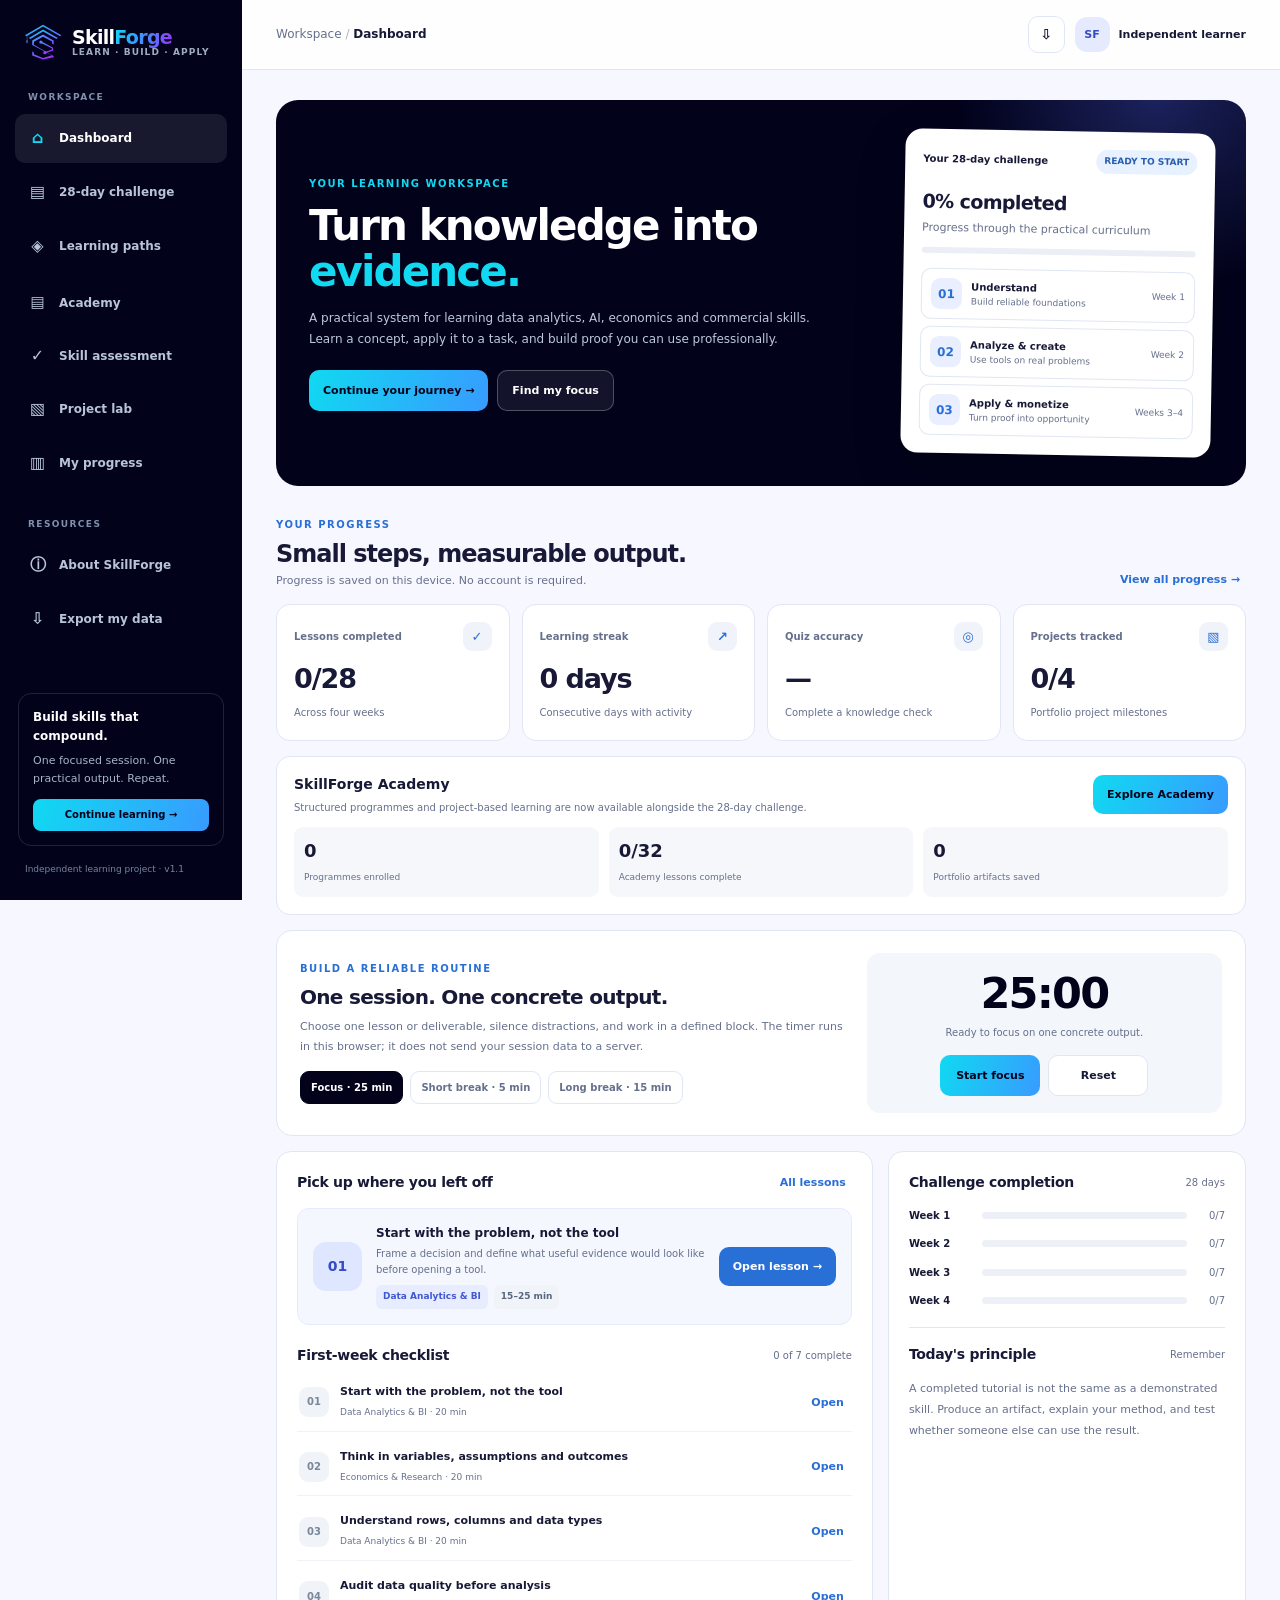
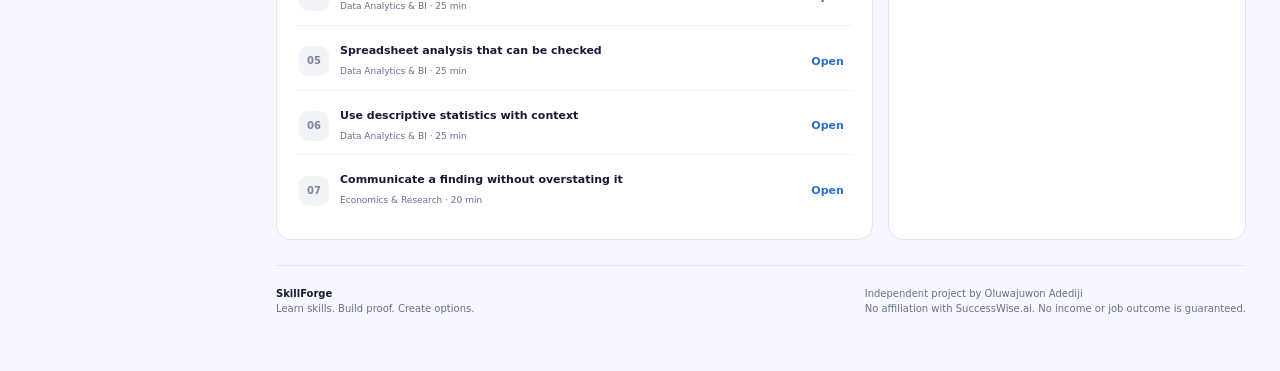
<file: skillforge/index.html>
<!doctype html>
<html lang="en">
<head>
<meta charset="utf-8"><meta name="viewport" content="width=device-width,initial-scale=1,viewport-fit=cover">
<meta name="theme-color" content="#02021B"><meta name="description" content="SkillForge is a free-first practical learning academy for data analytics, AI, economics, quantitative research and professional development. Learn skills. Build proof. Create options.">
<meta property="og:title" content="SkillForge — Learn skills. Build proof. Create options."><meta property="og:description" content="Structured programmes, practical lessons, interactive exercises and portfolio projects across data, AI, economics and professional development."><link rel="manifest" href="manifest.webmanifest">
<link rel="icon" type="image/svg+xml" href="icon.svg">
<link rel="mask-icon" href="icon.svg" color="#10D9F1">
<title>SkillForge — Learn skills. Build proof. Create options.</title>
<style>
:root{--navy:#02021B;--navy2:#15183D;--ink:#171936;--muted:#66708C;--line:#E1E6F4;--paper:#F7F8FF;--white:#FFFFFF;--blue:#286FD6;--cyan:#10D9F1;--violet:#6668FF;--purple:#A12BFF;--success:#4D4BC6;--brand-gradient:linear-gradient(110deg,#10D9F1 0%,#389BFF 42%,#6668FF 72%,#A12BFF 100%);--cta-gradient:linear-gradient(110deg,#10D9F1 0%,#389BFF 100%);--shadow:0 14px 42px #02021B12;--radius:17px}
*{box-sizing:border-box}html{scroll-behavior:smooth}body{margin:0;background:var(--paper);color:var(--ink);font-family:Inter,ui-sans-serif,system-ui,-apple-system,BlinkMacSystemFont,"Segoe UI",sans-serif;line-height:1.55;font-size:14px}button,input,select,textarea{font:inherit}button{cursor:pointer}button:focus-visible,a:focus-visible,input:focus-visible,textarea:focus-visible,select:focus-visible{outline:3px solid #389BFF;outline-offset:3px}a{color:inherit}.app{min-height:100vh}.sidebar{position:fixed;inset:0 auto 0 0;width:242px;background:var(--navy);color:#d2dced;padding:23px 15px;display:flex;flex-direction:column;z-index:20}.brand{display:flex;gap:10px;align-items:center;padding:0 9px;color:#fff;font-size:19px;font-weight:850;letter-spacing:-.7px}.logo-img{width:38px;height:38px;display:block;flex:0 0 38px;object-fit:contain}.brand-name{display:block;line-height:1.15}.brand-name>span{background:var(--brand-gradient);-webkit-background-clip:text;background-clip:text;color:transparent}.brand small{font-size:9px;display:block;letter-spacing:1.1px;color:#9facc0;text-transform:uppercase;font-weight:750;margin-top:-2px}.navlabel{font-size:9px;letter-spacing:1.4px;color:#8191ac;font-weight:850;text-transform:uppercase;padding:0 13px;margin:30px 0 9px}.navlist{display:grid;gap:5px}.navitem{display:flex;align-items:center;gap:12px;padding:12px 13px;border-radius:10px;border:0;background:transparent;color:#b9c5d7;text-align:left;font-size:12px;font-weight:700;width:100%}.navitem .ico{width:19px;text-align:center;font-size:16px}.navitem:hover{background:#ffffff0d;color:#fff}.navitem.active{background:#ffffff16;color:#fff}.navitem.active .ico{color:var(--cyan)}.sidebar-bottom{margin-top:auto}.side-note{margin:10px 3px 0;border:1px solid #ffffff20;padding:14px;border-radius:13px;font-size:11px;line-height:1.65;color:#a7b4ca}.side-note b{display:block;color:white;font-size:12px;margin-bottom:5px}.side-note button{margin-top:10px;border:0;background:var(--cta-gradient);color:var(--navy);border-radius:8px;padding:8px 10px;font-weight:850;font-size:10px;width:100%}
.main{margin-left:242px;min-width:0}.topbar{height:70px;display:flex;align-items:center;justify-content:space-between;gap:15px;padding:0 34px;background:#ffffffd9;border-bottom:1px solid var(--line);position:sticky;top:0;z-index:10;backdrop-filter:blur(14px)}.crumb{font-size:12px;color:var(--muted)}.crumb b{color:var(--ink)}.top-actions{display:flex;align-items:center;gap:10px}.iconbtn{width:37px;height:37px;border:1px solid var(--line);border-radius:10px;background:white;color:var(--ink);font-weight:850}.profile{display:flex;align-items:center;gap:9px;font-size:11px;font-weight:800}.avatar{width:35px;height:35px;display:grid;place-items:center;border-radius:12px;background:#e5eaff;color:#354cc1}.hamburger{display:none}.content{max-width:1240px;margin:auto;padding:30px 34px 54px}.view{display:none}.view.active{display:block;animation:fade .18s ease}@keyframes fade{from{opacity:.5;transform:translateY(3px)}to{opacity:1;transform:none}}.welcome{background:var(--navy);color:white;position:relative;overflow:hidden;border-radius:22px;padding:31px 33px;display:grid;grid-template-columns:1.15fr .85fr;gap:20px;align-items:center}.welcome:after{content:"";position:absolute;width:400px;height:400px;right:-110px;top:-205px;border-radius:50%;background:radial-gradient(circle,#566bec51,transparent 70%);pointer-events:none}.eyebrow{font-size:10px;font-weight:900;text-transform:uppercase;letter-spacing:1.5px;color:var(--blue);display:flex;align-items:center;gap:7px}.welcome .eyebrow{color:var(--cyan)}.welcome h1{font-size:clamp(27px,3.4vw,42px);line-height:1.1;letter-spacing:-1.9px;margin:12px 0}.welcome p{color:#bec9db;font-size:12px;max-width:510px;line-height:1.8;margin:0 0 19px}.welcome-actions{display:flex;gap:9px;flex-wrap:wrap;position:relative;z-index:1}.btn{border:0;border-radius:10px;padding:11px 14px;font-size:11px;font-weight:850;display:inline-flex;align-items:center;justify-content:center;gap:7px}.btn.primary{background:var(--cta-gradient);color:var(--navy)}.btn.dark{background:var(--navy);color:white}.btn.secondary{background:#ffffff12;border:1px solid #ffffff40;color:white}.btn.outline{background:white;border:1px solid var(--line);color:var(--ink)}.btn.blue{background:var(--blue);color:white}.btn.ghost{background:transparent;color:var(--muted);padding:9px}.btn:disabled{opacity:.45;cursor:not-allowed}.welcome-art{position:relative;z-index:1;justify-self:end;width:min(100%,310px)}.mini-board{background:white;color:var(--ink);border-radius:17px;padding:18px;box-shadow:0 18px 50px #0003;transform:rotate(1deg)}.mini-top{display:flex;justify-content:space-between;align-items:center;font-size:10px;font-weight:850}.badge{display:inline-flex;align-items:center;border-radius:20px;padding:5px 8px;background:#E7F1FF;color:#285DB0;font-size:9px;font-weight:850}.mini-board h3{font-size:19px;margin:16px 0 3px;letter-spacing:-.6px}.subtle{color:var(--muted);font-size:11px}.mini-bar{height:6px;background:#ebeff5;border-radius:8px;overflow:hidden;margin:11px 0 15px}.mini-bar span{display:block;height:100%;background:var(--brand-gradient);width:0;transition:width .2s}.mini-row{display:flex;align-items:center;gap:9px;border:1px solid var(--line);padding:9px;border-radius:10px;margin-top:7px}.mini-symbol{width:31px;height:31px;border-radius:9px;background:#e9efff;color:var(--blue);display:grid;place-items:center;font-weight:900;font-size:12px}.mini-row:nth-child(2) .mini-symbol{background:#E8EBFF;color:#4A54C7}.mini-row:nth-child(3) .mini-symbol{background:#F4E8FF;color:#6E3FBC}.mini-row b{display:block;font-size:10px}.mini-row small{display:block;color:var(--muted);font-size:9px}.mini-row em{margin-left:auto;font-style:normal;font-size:9px;color:var(--muted)}
.section-head{display:flex;justify-content:space-between;align-items:end;gap:20px;margin:31px 0 15px}.section-head h2,.page-title{font-size:24px;line-height:1.18;letter-spacing:-1px;margin:7px 0 4px}.section-head p{font-size:11px;color:var(--muted);margin:0;max-width:650px}.textlink{color:var(--blue);border:0;background:none;font-size:11px;font-weight:850;white-space:nowrap}
.stats{display:grid;grid-template-columns:repeat(4,1fr);gap:12px}.stat{background:white;border:1px solid var(--line);border-radius:14px;padding:17px}.stat-top{display:flex;align-items:center;justify-content:space-between;font-size:10px;color:var(--muted);font-weight:750}.stat-icon{width:29px;height:29px;background:#f0f3fa;display:grid;place-items:center;border-radius:9px;color:var(--blue);font-size:13px}.stat strong{display:block;font-size:27px;letter-spacing:-1.1px;margin:7px 0 1px}.stat small{font-size:10px;color:var(--muted)}
.cols{display:grid;grid-template-columns:1.25fr .75fr;gap:15px;margin-top:15px}.panel{background:white;border:1px solid var(--line);border-radius:15px;padding:20px;min-width:0}.panelhead{display:flex;justify-content:space-between;align-items:center;gap:10px;margin-bottom:14px}.panelhead h3{font-size:14px;margin:0;letter-spacing:-.3px}.panelhead span{font-size:10px;color:var(--muted)}.continue-card{display:flex;gap:14px;align-items:center;padding:15px;border-radius:12px;background:#f5f7ff;border:1px solid #e5eaff}.course-mark{width:49px;height:49px;display:grid;place-items:center;border-radius:13px;background:#dfe6ff;color:#344dc6;font-weight:900;font-size:14px;flex-shrink:0}.continue-copy{flex:1;min-width:0}.continue-copy b{font-size:12px;display:block}.continue-copy p{font-size:10px;color:var(--muted);margin:4px 0 8px}.chips{display:flex;gap:6px;flex-wrap:wrap}.chip{font-size:9px;font-weight:800;color:#58667d;background:#f0f3f8;border-radius:6px;padding:5px 7px}.chip.blue{background:#e7ecff;color:#4158cf}.continue-card .btn{flex-shrink:0}.module-list{display:grid;gap:7px}.module{display:flex;align-items:center;gap:11px;padding:9px 2px;border-bottom:1px solid #eff2f6}.module:last-child{border:0}.module-num{width:30px;height:30px;border-radius:9px;background:#f0f3f8;display:grid;place-items:center;color:#7a879b;font-size:10px;font-weight:900;flex-shrink:0}.module.done .module-num{background:#E9EBFF;color:var(--success)}.module-copy{min-width:0;flex:1}.module-copy b{font-size:11px;display:block}.module-copy small{font-size:9px;color:var(--muted)}.module-status{font-size:9px;color:var(--muted)}.week-track{display:grid;gap:13px}.week-row{display:grid;grid-template-columns:63px 1fr 28px;gap:10px;align-items:center;font-size:10px}.week-row .bar{height:7px;background:#edf0f6;border-radius:10px;overflow:hidden}.week-row .bar span{display:block;height:100%;background:var(--brand-gradient);border-radius:10px}.week-row .wk{font-weight:800}.week-row .pct{text-align:right;color:var(--muted)}
.page-head{display:flex;justify-content:space-between;align-items:end;gap:18px;margin-bottom:23px}.page-head h1{font-size:29px;letter-spacing:-1.2px;line-height:1.15;margin:8px 0}.page-head p{color:var(--muted);font-size:12px;line-height:1.7;margin:0;max-width:720px}.filterbar{display:flex;gap:9px;align-items:center;flex-wrap:wrap;margin-bottom:17px}.search{min-width:0;flex:1;max-width:320px;border:1px solid var(--line);background:white;border-radius:10px;padding:10px 12px;font-size:11px;color:var(--ink)}.select{border:1px solid var(--line);background:white;border-radius:10px;padding:10px 12px;font-size:11px;color:var(--ink);max-width:100%}.lesson-grid{display:grid;grid-template-columns:repeat(3,minmax(0,1fr));gap:12px}.lesson-card{border:1px solid var(--line);background:white;border-radius:15px;padding:16px;display:flex;flex-direction:column;gap:12px;min-height:220px;box-shadow:0 5px 14px #15244004}.lesson-card:hover{border-color:#c8d2f4;box-shadow:var(--shadow)}.lesson-card-top{display:flex;align-items:center;justify-content:space-between;gap:8px}.day-badge{font-size:9px;text-transform:uppercase;letter-spacing:.6px;color:var(--muted);font-weight:850}.state-badge{font-size:9px;background:#f0f3f8;color:#647188;border-radius:6px;padding:4px 7px;font-weight:800}.state-badge.done{background:#E9EBFF;color:#4D4BC6}.lesson-card h3{font-size:14px;letter-spacing:-.25px;line-height:1.35;margin:0}.lesson-card p{font-size:10px;line-height:1.75;color:var(--muted);margin:0}.lesson-card-bottom{margin-top:auto;display:flex;justify-content:space-between;align-items:center;gap:8px}.tracktext{font-size:9px;color:var(--blue);font-weight:850}
.path-grid{display:grid;grid-template-columns:repeat(2,1fr);gap:13px}.path-card{background:white;border:1px solid var(--line);border-radius:16px;padding:22px;display:flex;gap:15px}.path-icon{width:45px;height:45px;display:grid;place-items:center;border-radius:13px;background:#e5eaff;font-size:17px;font-weight:900;color:#4056d2;flex-shrink:0}.path-card:nth-child(2) .path-icon{background:#E3F7FF;color:#187CB8}.path-card:nth-child(3) .path-icon{background:#F0EAFF;color:#6542C3}.path-card:nth-child(4) .path-icon{background:#f0eaff;color:#7956c6}.path-card h3{font-size:15px;margin:2px 0 7px}.path-card p{font-size:11px;color:var(--muted);line-height:1.8;margin:0 0 12px}.path-card-foot{display:flex;align-items:center;justify-content:space-between;gap:10px;margin-top:15px}.path-card-foot small{font-size:10px;color:var(--muted)}
.assessment-layout{display:grid;grid-template-columns:.7fr 1.3fr;gap:16px;align-items:start}.assessment-intro{background:var(--navy);color:white;border-radius:17px;padding:23px}.assessment-intro h2{font-size:26px;letter-spacing:-1px;line-height:1.15;margin:12px 0}.assessment-intro p{font-size:11px;line-height:1.8;color:#b6c2d6}.assessment-intro li{font-size:11px;color:#d6deeb;margin:10px 0}.quiz-panel{background:white;border:1px solid var(--line);border-radius:17px;padding:24px}.quiz-top{display:flex;justify-content:space-between;font-size:10px;color:var(--muted);font-weight:850}.progress-track{height:5px;background:#edf0f5;border-radius:8px;overflow:hidden;margin:11px 0 22px}.progress-track span{height:100%;display:block;background:var(--brand-gradient);transition:width .2s}.quiz-panel h3{font-size:19px;line-height:1.4;margin:0 0 15px;letter-spacing:-.35px}.answers{display:grid;gap:9px}.answer{width:100%;display:flex;gap:10px;align-items:center;text-align:left;background:white;border:1px solid var(--line);padding:12px;border-radius:11px;font-size:11px;color:var(--ink)}.answer:hover,.answer.selected{border-color:var(--blue);background:#f3f5ff}.answer-mark{width:26px;height:26px;display:grid;place-items:center;background:#f0f3f8;border-radius:8px;font-size:10px;font-weight:900;flex-shrink:0}.quiz-footer{display:flex;justify-content:space-between;gap:10px;margin-top:19px;align-items:center}.quiz-result{display:none}.quiz-result h3{font-size:24px}.quiz-result p{color:var(--muted);font-size:12px;line-height:1.8}.result-actions{display:flex;gap:9px;flex-wrap:wrap;margin-top:16px}
.lesson-layout{display:grid;grid-template-columns:minmax(0,1fr) 270px;gap:15px;align-items:start}.lesson-main{background:white;border:1px solid var(--line);border-radius:16px;padding:26px;min-width:0}.lesson-main h1{font-size:29px;line-height:1.2;letter-spacing:-1.1px;margin:10px 0}.lesson-main h2{font-size:17px;margin:24px 0 9px;letter-spacing:-.4px}.lesson-main p{font-size:12px;color:#45536b;line-height:1.9}.lesson-main ul,.lesson-main ol{padding-left:22px}.lesson-main li{font-size:12px;line-height:1.9;margin:5px 0;color:#45536b}.lesson-block{border-left:3px solid var(--cyan);background:#EAF7FF;padding:14px 16px;border-radius:0 10px 10px 0;margin:16px 0}.lesson-block b{font-size:11px}.lesson-block p{margin:5px 0 0;font-size:11px}.knowledge-check{background:#f6f8fc;border:1px solid var(--line);padding:17px;border-radius:13px;margin-top:18px}.knowledge-check h3{font-size:14px;margin:0 0 12px}.feedback{display:none;margin-top:12px;padding:12px;background:#E9EBFF;color:#4D4BC6;border-radius:9px;font-size:11px;line-height:1.7}.feedback.show{display:block}.lesson-side{display:grid;gap:12px}.lesson-side .panel h3{font-size:13px;margin:0 0 12px}.lesson-side p{font-size:11px;line-height:1.8;color:var(--muted)}.lesson-actions{display:grid;gap:8px}.lesson-actions .btn{width:100%}.outcome{background:#f7f8fd;border:1px solid var(--line);padding:12px;border-radius:10px;font-size:11px;line-height:1.7}.tool-row{display:flex;gap:8px;flex-wrap:wrap}.project-grid{display:grid;grid-template-columns:repeat(2,1fr);gap:13px}.project-card{background:white;border:1px solid var(--line);border-radius:15px;padding:20px}.project-card h3{margin:12px 0 7px;font-size:15px}.project-card p{font-size:11px;color:var(--muted);line-height:1.8}.project-card ul{padding-left:18px}.project-card li{font-size:11px;color:#47546a;margin:7px 0}.project-status{display:flex;align-items:center;justify-content:space-between;gap:10px;margin-top:16px;padding-top:13px;border-top:1px solid var(--line)}.project-status label{font-size:10px;font-weight:800;display:flex;align-items:center;gap:8px}.project-status input{accent-color:var(--success);width:16px;height:16px}
.progress-layout{display:grid;grid-template-columns:1fr 1fr;gap:14px}.big-progress{display:flex;align-items:center;gap:22px}.ring{width:118px;height:118px;border-radius:50%;display:grid;place-items:center;background:conic-gradient(var(--blue) 0deg,#edf0f6 0deg);position:relative;flex-shrink:0}.ring:after{content:"";position:absolute;inset:9px;border-radius:50%;background:white}.ring-inner{position:relative;z-index:1;text-align:center}.ring-inner b{font-size:23px;letter-spacing:-1px;display:block}.ring-inner small{font-size:9px;color:var(--muted)}.big-progress p{color:var(--muted);font-size:11px;line-height:1.8}.data-actions{display:flex;gap:9px;flex-wrap:wrap;margin-top:15px}.note{border:1px solid #DAD4FF;background:#F5F2FF;padding:13px;border-radius:11px;font-size:11px;line-height:1.7;color:#5E458F}.footer{margin-top:25px;padding:20px 0 0;border-top:1px solid var(--line);display:flex;align-items:start;justify-content:space-between;gap:12px;color:var(--muted);font-size:10px}.footer a{color:var(--blue)}.empty{padding:35px 15px;text-align:center;color:var(--muted);background:white;border:1px dashed #ccd5e3;border-radius:15px;font-size:12px;grid-column:1/-1}.toast{position:fixed;bottom:20px;left:50%;transform:translate(-50%,20px);opacity:0;pointer-events:none;background:var(--navy);color:white;border-radius:10px;padding:11px 16px;font-size:11px;font-weight:750;box-shadow:var(--shadow);z-index:50;transition:.2s}.toast.show{opacity:1;transform:translate(-50%,0)}.mobile-tabs{display:none}.focus-panel{display:grid;grid-template-columns:minmax(0,1fr) minmax(245px,.65fr);gap:20px;align-items:center;margin:15px 0;background:#fff;border:1px solid var(--line);border-radius:16px;padding:22px 23px}.focus-panel-copy h2{font-size:20px;line-height:1.2;letter-spacing:-.7px;margin:8px 0}.focus-panel-copy p{font-size:11px;max-width:610px;line-height:1.8;color:var(--muted);margin:0}.focus-modes{display:flex;gap:7px;flex-wrap:wrap;margin-top:14px}.focus-mode{padding:8px 10px;border:1px solid var(--line);border-radius:9px;background:white;color:var(--muted);font-size:10px;font-weight:850}.focus-mode.active{background:var(--navy);border-color:var(--navy);color:white}.focus-timer{min-width:0;text-align:center;padding:17px;border-radius:13px;background:#f3f6fb}.focus-time{font-size:clamp(32px,4vw,43px);font-weight:900;letter-spacing:-1.8px;line-height:1.1;font-variant-numeric:tabular-nums;color:var(--navy)}.focus-status{min-height:18px;font-size:10px;color:var(--muted);margin:8px 0 12px}.focus-controls{display:flex;justify-content:center;gap:8px;flex-wrap:wrap}.focus-controls .btn{min-width:100px}@media(max-width:820px){.focus-panel{grid-template-columns:1fr}}
@media(min-width:1400px){.content{padding-top:37px}.lesson-grid{grid-template-columns:repeat(4,minmax(0,1fr))}}@media(max-width:1150px){.sidebar{width:210px}.main{margin-left:210px}.content{padding:24px}.topbar{padding:0 24px}.lesson-grid{grid-template-columns:repeat(2,minmax(0,1fr))}.lesson-layout{grid-template-columns:minmax(0,1fr) 240px}.welcome{grid-template-columns:1fr .7fr}.stats{gap:8px}.stat{padding:13px}}@media(max-width:820px){.sidebar{transform:translateX(-100%);transition:transform .22s;width:255px;box-shadow:10px 0 40px #0002}.sidebar.open{transform:translateX(0)}.main{margin-left:0}.hamburger{display:inline-grid;place-items:center}.topbar{height:62px;padding:0 16px}.content{padding:18px 15px 90px}.welcome{grid-template-columns:1fr;padding:25px 22px}.welcome-art{justify-self:start;width:min(100%,320px)}.stats{grid-template-columns:repeat(2,1fr)}.cols{grid-template-columns:1fr}.section-head{margin-top:24px}.assessment-layout{grid-template-columns:1fr}.assessment-intro{padding:20px}.lesson-layout{grid-template-columns:1fr}.lesson-side{grid-template-columns:repeat(2,minmax(0,1fr))}.lesson-side .panel:first-child{grid-column:1/-1}.path-grid{grid-template-columns:1fr}.mobile-tabs{position:fixed;display:flex;bottom:0;left:0;right:0;z-index:15;background:#fffffff2;border-top:1px solid var(--line);padding:7px 4px max(7px,env(safe-area-inset-bottom));justify-content:space-around;backdrop-filter:blur(15px)}.mobile-tab{border:0;background:transparent;display:flex;flex-direction:column;align-items:center;gap:3px;color:var(--muted);font-size:9px;min-width:54px;padding:4px 3px}.mobile-tab span:first-child{font-size:17px}.mobile-tab.active{color:var(--blue);font-weight:900}.top-actions .profile-label{display:none}}@media(max-width:500px){.content{padding:14px 12px 86px}.topbar{padding:0 12px}.welcome{padding:22px 18px}.welcome h1{font-size:30px}.welcome p{font-size:11px}.welcome-art{width:100%}.stats{gap:8px}.stat{padding:12px}.stat strong{font-size:24px}.section-head h2,.page-title{font-size:21px}.lesson-grid{grid-template-columns:1fr}.lesson-card{min-height:190px}.page-head{align-items:flex-start;flex-direction:column}.search{max-width:none;flex-basis:100%}.filterbar .select{flex:1;min-width:125px}.quiz-panel,.lesson-main{padding:17px}.lesson-main h1{font-size:25px}.lesson-side{grid-template-columns:1fr}.lesson-side .panel:first-child{grid-column:auto}.progress-layout{grid-template-columns:1fr}.big-progress{gap:15px}.ring{width:95px;height:95px}.ring:after{inset:8px}.project-grid{grid-template-columns:1fr}.footer{flex-direction:column}.continue-card{align-items:flex-start;flex-wrap:wrap}.continue-card .btn{margin-left:63px}.top-actions{gap:6px}.profile{gap:5px}.avatar{width:31px;height:31px}}
@media(prefers-reduced-motion:reduce){*,*:before,*:after{animation:none!important;transition:none!important;scroll-behavior:auto!important}}
</style>
</head><body>
<div class="app">
<aside class="sidebar" id="sidebar" aria-label="Primary navigation">
  <div class="brand"><img class="logo-img" src="icon.svg" alt="SkillForge icon"><span class="brand-name">Skill<span>Forge</span><small>Learn · Build · Apply</small></span></div>
  <div class="navlabel">Workspace</div>
  <nav class="navlist">
    <button class="navitem active" data-view="home"><span class="ico">⌂</span> Dashboard</button>
    <button class="navitem" data-view="learn"><span class="ico">▤</span> 28-day challenge</button>
    <button class="navitem" data-view="paths"><span class="ico">◈</span> Learning paths</button>
    <button class="navitem" data-view="assessment"><span class="ico">✓</span> Skill assessment</button>
    <button class="navitem" data-view="projects"><span class="ico">▧</span> Project lab</button>
    <button class="navitem" data-view="progress"><span class="ico">▥</span> My progress</button>
  </nav>
  <div class="navlabel">Resources</div>
  <nav class="navlist"><button class="navitem" data-view="about"><span class="ico">ⓘ</span> About SkillForge</button><button class="navitem" id="exportSide"><span class="ico">⇩</span> Export my data</button></nav>
  <div class="sidebar-bottom"><div class="side-note"><b>Build skills that compound.</b>One focused session. One practical output. Repeat.<button id="sideStart">Continue learning →</button></div><div style="font-size:9px;color:#75859e;padding:17px 10px 0">Independent learning project · v1.1</div></div>
</aside>
<div class="main">
<header class="topbar"><div style="display:flex;align-items:center;gap:12px"><button class="iconbtn hamburger" id="menuToggle" aria-label="Open navigation">☰</button><div class="crumb">Workspace <span style="color:#abb5c5">/</span> <b id="crumb">Dashboard</b></div></div><div class="top-actions"><button class="iconbtn" id="topExport" title="Export your progress" aria-label="Export your progress">⇩</button><div class="profile"><div class="avatar">SF</div><span class="profile-label">Independent learner</span></div></div></header>
<main class="content">
<section class="view active" id="view-home">
<div class="welcome"><div><div class="eyebrow">Your learning workspace</div><h1>Turn knowledge into <span style="color:var(--cyan)">evidence.</span></h1><p>A practical system for learning data analytics, AI, economics and commercial skills. Learn a concept, apply it to a task, and build proof you can use professionally.</p><div class="welcome-actions"><button class="btn primary" id="continueBtn">Continue your journey →</button><button class="btn secondary" data-goto="assessment">Find my focus</button></div></div><div class="welcome-art"><div class="mini-board"><div class="mini-top"><span>Your 28-day challenge</span><span class="badge" id="miniBadge">READY TO START</span></div><h3 id="miniPercent">0% completed</h3><div class="subtle">Progress through the practical curriculum</div><div class="mini-bar"><span id="miniBar"></span></div><div class="mini-row"><div class="mini-symbol">01</div><div><b>Understand</b><small>Build reliable foundations</small></div><em>Week 1</em></div><div class="mini-row"><div class="mini-symbol">02</div><div><b>Analyze & create</b><small>Use tools on real problems</small></div><em>Week 2</em></div><div class="mini-row"><div class="mini-symbol">03</div><div><b>Apply & monetize</b><small>Turn proof into opportunity</small></div><em>Weeks 3–4</em></div></div></div></div>
<div class="section-head"><div><div class="eyebrow">Your progress</div><h2>Small steps, measurable output.</h2><p>Progress is saved on this device. No account is required.</p></div><button class="textlink" data-goto="progress">View all progress →</button></div>
<div class="stats"><div class="stat"><div class="stat-top">Lessons completed <span class="stat-icon">✓</span></div><strong id="statLessons">0/28</strong><small>Across four weeks</small></div><div class="stat"><div class="stat-top">Learning streak <span class="stat-icon">↗</span></div><strong id="statStreak">0 days</strong><small>Consecutive days with activity</small></div><div class="stat"><div class="stat-top">Quiz accuracy <span class="stat-icon">◎</span></div><strong id="statQuiz">—</strong><small id="statQuizSub">Complete a knowledge check</small></div><div class="stat"><div class="stat-top">Projects tracked <span class="stat-icon">▧</span></div><strong id="statProjects">0/4</strong><small>Portfolio project milestones</small></div></div>
<div class="focus-panel" aria-label="Focus session timer">
  <div class="focus-panel-copy">
    <div class="eyebrow">Build a reliable routine</div>
    <h2>One session. One concrete output.</h2>
    <p>Choose one lesson or deliverable, silence distractions, and work in a defined block. The timer runs in this browser; it does not send your session data to a server.</p>
    <div class="focus-modes" role="group" aria-label="Choose timer mode">
      <button class="focus-mode active" type="button" data-timer-mode="focus" aria-pressed="true">Focus · 25 min</button>
      <button class="focus-mode" type="button" data-timer-mode="short" aria-pressed="false">Short break · 5 min</button>
      <button class="focus-mode" type="button" data-timer-mode="long" aria-pressed="false">Long break · 15 min</button>
    </div>
  </div>
  <div class="focus-timer">
    <div class="focus-time" id="focusTimer" role="timer" aria-live="off">25:00</div>
    <p class="focus-status" id="focusTimerStatus" aria-live="polite">Ready to focus on one concrete output.</p>
    <div class="focus-controls">
      <button class="btn primary" id="focusTimerToggle" type="button">Start focus</button>
      <button class="btn outline" id="focusTimerReset" type="button">Reset</button>
    </div>
  </div>
</div>
<div class="cols"><div class="panel"><div class="panelhead"><h3>Pick up where you left off</h3><button class="textlink" data-goto="learn">All lessons</button></div><div class="continue-card"><div class="course-mark" id="continueNum">01</div><div class="continue-copy"><b id="continueTitle">Start with the problem, not the tool</b><p id="continueDesc">Frame a useful question before opening a spreadsheet or AI tool.</p><div class="chips"><span class="chip blue" id="continueTrack">Analytical Foundations</span><span class="chip">15–25 min</span></div></div><button class="btn blue" id="openContinue">Open lesson →</button></div><div class="panelhead" style="margin:20px 0 7px"><h3>First-week checklist</h3><span id="weekCount">0 of 7 complete</span></div><div class="module-list" id="weekList"></div></div>
<div class="panel"><div class="panelhead"><h3>Challenge completion</h3><span>28 days</span></div><div class="week-track" id="weekTrack"></div><div style="border-top:1px solid var(--line);margin-top:18px;padding-top:16px"><div class="panelhead"><h3>Today's principle</h3><span>Remember</span></div><p style="font-size:11px;color:var(--muted);line-height:1.9;margin:0">A completed tutorial is not the same as a demonstrated skill. Produce an artifact, explain your method, and test whether someone else can use the result.</p></div></div></div>
</section>
<section class="view" id="view-learn"><div class="page-head"><div><div class="eyebrow">Practice-based curriculum</div><h1>28-day AI, Data & Income Challenge</h1><p>Twenty-eight focused lessons that move from analytical foundations through AI-assisted work to portfolio proof and client acquisition. Complete lessons in sequence or choose the skill you need now.</p></div><button class="btn outline" id="clearFilters">Reset filters</button></div><div class="filterbar"><input class="search" id="lessonSearch" type="search" placeholder="Search lessons, skills, or topics…" aria-label="Search lessons"><select class="select" id="trackFilter" aria-label="Filter by learning track"><option value="all">All learning tracks</option><option value="data">Data Analytics & BI</option><option value="ai">AI & Automation</option><option value="econ">Economics & Research</option><option value="income">Income & Client Acquisition</option></select><select class="select" id="weekFilter" aria-label="Filter by week"><option value="all">All weeks</option><option value="1">Week 1 · Foundations</option><option value="2">Week 2 · Data & BI</option><option value="3">Week 3 · AI & Research</option><option value="4">Week 4 · Proof & Income</option></select><select class="select" id="statusFilter" aria-label="Filter by completion"><option value="all">Any status</option><option value="todo">Not completed</option><option value="done">Completed</option></select></div><div id="lessonResults" class="lesson-grid"></div></section>
<section class="view" id="view-paths"><div class="page-head"><div><div class="eyebrow">Build your skill stack</div><h1>Choose a learning path.</h1><p>Each track contains relevant lessons from the 28-day challenge. The paths reinforce one another; you do not need to master everything at once.</p></div></div><div class="path-grid" id="pathGrid"></div><div class="note" style="margin-top:16px"><b>Practical recommendation:</b> Build one credible technical artifact and one clear commercial offer before adding more courses. Technical capability is only one part of earning from a skill.</div></section>
<section class="view" id="view-assessment"><div class="page-head"><div><div class="eyebrow">Personalized starting point</div><h1>Skill & goal assessment</h1><p>Answer a few questions to get a practical starting recommendation. The result uses transparent rules and your answers; it is not an AI-generated diagnosis.</p></div></div><div class="assessment-layout"><div class="assessment-intro"><div class="eyebrow" style="color:var(--cyan)">Start with clarity</div><h2>Learn what moves you forward.</h2><p>The best path depends on the outcome you need, your current ability, and how much time you can consistently commit.</p><ul><li>Choose one primary outcome.</li><li>Identify your nearest capability gap.</li><li>Translate the result into a practical sprint.</li></ul><p>Assessment answers are processed in your browser and are not uploaded.</p></div><div class="quiz-panel"><div id="assessmentQuiz"><div class="quiz-top"><span id="aqCount">QUESTION 1 OF 5</span><span>ABOUT 1 MINUTE</span></div><div class="progress-track"><span id="aqProgress" style="width:20%"></span></div><h3 id="aqQuestion"></h3><div class="answers" id="aqAnswers"></div><div class="quiz-footer"><button class="btn ghost" id="aqBack">← Back</button><button class="btn blue" id="aqNext" disabled>Continue →</button></div></div><div class="quiz-result" id="assessmentResult"><span class="badge">YOUR STARTING RECOMMENDATION</span><h3 id="arTitle"></h3><p id="arBody"></p><b style="font-size:11px">Your first three moves</b><ol id="arSteps" style="padding-left:19px;font-size:11px;line-height:2.1"></ol><div class="result-actions"><button class="btn blue" id="arLessons">Explore recommended lessons →</button><button class="btn outline" id="arRestart">Retake assessment</button></div></div></div></div></section>
<section class="view" id="view-projects"><div class="page-head"><div><div class="eyebrow">Evidence beats claims</div><h1>Project lab</h1><p>Build small, finished projects that demonstrate capability. Track each project locally, and publish your strongest work in a portfolio with methods, assumptions and useful findings.</p></div></div><div class="project-grid" id="projectGrid"></div><div class="panel" style="margin-top:14px"><div class="panelhead"><h3>Portfolio quality checklist</h3><span>Use for every project</span></div><div id="qualityChecklist" class="module-list"></div></div></section>
<section class="view" id="view-progress"><div class="page-head"><div><div class="eyebrow">Your learning record</div><h1>Progress & activity</h1><p>Your completion, quiz results, project milestones and assessment snapshot, saved locally in this browser.</p></div><button class="btn blue" id="progressExport">Export learning record ↓</button></div><div class="progress-layout"><div class="panel"><div class="panelhead"><h3>Overall completion</h3><span>28-day challenge</span></div><div class="big-progress"><div class="ring" id="progressRing"><div class="ring-inner"><b id="ringPct">0%</b><small>COMPLETE</small></div></div><div><h3 id="progressHeadline" style="font-size:16px;margin:0 0 5px">A clean slate is a start.</h3><p id="progressDescription" style="margin:0">Complete your first lesson to begin building evidence of progress.</p></div></div><div class="data-actions"><button class="btn outline" id="progressExport2">Download my data</button><button class="btn outline" id="resetProgress">Reset all progress</button></div></div><div class="panel"><div class="panelhead"><h3>Assessment snapshot</h3><span>Optional</span></div><div id="assessmentSnapshot"><p style="font-size:11px;color:var(--muted)">Complete the skill assessment to see your recommended focus here.</p></div><div class="panelhead" style="margin-top:22px"><h3>Knowledge checks</h3><span id="quizScoreLabel">No attempts yet</span></div><p id="quizScoreDetail" style="font-size:11px;color:var(--muted);line-height:1.8;margin:0">Each lesson has a short knowledge check with answer feedback.</p></div><div class="panel"><div class="panelhead"><h3>Progress by week</h3><span>Completion</span></div><div class="week-track" id="progressWeeks"></div></div><div class="panel"><div class="panelhead"><h3>Data & privacy</h3><span>Local-first</span></div><p style="font-size:11px;color:var(--muted);line-height:1.8">This release stores progress in local browser storage. It does not create an account, sync between devices, or send assessment answers to a server. Export a JSON copy to back up your record. Reset permanently clears this browser's saved SkillForge progress.</p><button class="btn outline" id="progressAbout">Read product limitations</button></div></div></section>
<section class="view" id="view-lesson"><div class="page-head"><div><button class="textlink" id="backLessons" style="padding:0">← Back to curriculum</button><p style="margin-top:8px" id="lessonBreadcrumb">28-day challenge / Lesson</p></div><div class="tool-row"><button class="btn outline" id="bookmarkLesson">☆ Save lesson</button><button class="btn outline" id="promptLesson">Build AI study prompt</button></div></div><div class="lesson-layout"><article class="lesson-main" id="lessonMain"></article><aside class="lesson-side"><div class="panel"><h3>Lesson checklist</h3><div class="lesson-actions"><button class="btn blue" id="markComplete">Mark lesson complete ✓</button><button class="btn outline" id="prevLesson">← Previous lesson</button><button class="btn outline" id="nextLesson">Next lesson →</button></div></div><div class="panel"><h3>Learning outcome</h3><div class="outcome" id="lessonOutcome"></div><p>Estimated time: <b id="lessonTime" style="color:var(--ink)">20 minutes</b></p></div><div class="panel"><h3>Use an AI assistant</h3><p>Generate a structured study prompt based on this lesson. Copy it into the AI assistant you already use. This website does not send the prompt to an AI service.</p><button class="btn outline" style="width:100%" id="promptLesson2">Generate study prompt ↗</button></div><div class="panel"><h3>Completion standard</h3><p>Try the knowledge check and complete the practical task. Mark the lesson complete only when you have produced its deliverable.</p></div></aside></div></section>
<section class="view" id="view-about"><div class="page-head"><div><div class="eyebrow">Product & transparency</div><h1>About SkillForge</h1><p>A practical, independent learning project designed to turn knowledge into demonstrable capability and professional options.</p></div></div><div class="panel" style="margin-bottom:15px"><div class="eyebrow">Updated brand identity</div><img src="logo-lockup.svg" alt="SkillForge Learning logo with graduation cap, rising S mark, and Learn · Build · Apply tagline" style="width:min(100%,560px);height:auto;display:block;margin:8px auto 12px"><p style="font-size:11px;color:var(--muted);line-height:1.8">A consistent identity for the learning app, course covers and professional materials. The compact app mark and full wordmark share the same color system.</p><a class="btn outline" href="logo-lockup.svg" download="skillforge-logo.svg">Download vector logo (SVG)</a></div><div class="cols"><div class="panel"><h3>Design principles</h3><div class="module-list"><div class="module"><div class="module-num">01</div><div class="module-copy"><b>Evidence over course completion</b><small>Every module points to a task or artifact.</small></div></div><div class="module"><div class="module-num">02</div><div class="module-copy"><b>Connect technical skills to business value</b><small>Learn to frame problems, communicate outcomes and reach buyers.</small></div></div><div class="module"><div class="module-num">03</div><div class="module-copy"><b>Low-cost by default</b><small>Static hosting, browser storage and portable exports.</small></div></div><div class="module"><div class="module-num">04</div><div class="module-copy"><b>Honest about limitations</b><small>No false claims about AI automation, earnings or credentials.</small></div></div></div></div><div class="panel"><h3>Current release status</h3><p style="font-size:11px;color:var(--muted);line-height:1.9">SkillForge includes the original 28-day practical challenge plus the new Academy layer: four structured programmes, sequenced courses, module-based lessons, formative checks, pass-gated course assessments, competency evidence, practical browser-based laboratories and portfolio project records.</p><div class="note"><b>Not enabled in this release:</b> learner accounts, cross-device synchronisation, a server-side content management system, live AI tutoring, hosted Python/SQL execution, email notifications, payments or accredited credentials. Academy progress, CSV profiling and calculators run locally in the browser. A study-prompt builder remains an optional offline workflow.</div><h3 style="margin-top:19px">Built for</h3><p style="font-size:11px;color:var(--muted);line-height:1.8">Learners interested in Data Analytics, Business Intelligence, AI workflows, Economics, Quantitative Research and income generation through professional services.</p></div></div></section>
<footer class="footer"><div><b style="color:var(--ink)">SkillForge</b><br>Learn skills. Build proof. Create options.</div><div>Independent project by Oluwajuwon Adediji<br><span>No affiliation with SuccessWise.ai. No income or job outcome is guaranteed.</span></div></footer>
</main></div></div>
<nav class="mobile-tabs" aria-label="Mobile navigation"><button class="mobile-tab active" data-view="home"><span>⌂</span><span>Home</span></button><button class="mobile-tab" data-view="learn"><span>▤</span><span>Learn</span></button><button class="mobile-tab" data-view="paths"><span>◈</span><span>Paths</span></button><button class="mobile-tab" data-view="projects"><span>▧</span><span>Projects</span></button><button class="mobile-tab" data-view="progress"><span>▥</span><span>Progress</span></button></nav><div class="toast" id="toast" role="status" aria-live="polite"></div>
<script>
(function(){
'use strict';
const $=function(id){return document.getElementById(id)};
const TRACKS={data:'Data Analytics & BI',ai:'AI & Automation',econ:'Economics & Research',income:'Income & Client Acquisition'};
const WEEKS=['Foundations & problem framing','Data analysis & BI','AI, research & quantitative thinking','Proof of skill & income'];
const LESSONS=[
{day:1,week:1,track:'data',title:'Start with the problem, not the tool',mins:20,summary:'Frame a decision and define what useful evidence would look like before opening a tool.',objective:'Write a specific, answerable question that connects analysis to a real decision.',concept:'Good analysis begins with a decision, not a chart or software package. A well-framed problem states who needs to decide, what they need to know, and what evidence could change the decision.',steps:['Name the decision-maker and the decision they face.','Turn the vague topic into one answerable question.','List the data required and the limitations you already know.'],example:'Vague: “Analyze sales.” Better: “Which product groups contributed most to the decline in monthly gross profit, and what should the manager investigate first?”',task:'Write one business question, the decision it informs, three required data fields, and one limitation.',deliverable:'A one-page problem brief containing the decision, question, scope and data needs.',quiz:{q:'A manager asks you to “make a dashboard.” What is the most useful first step?',o:['Choose the dashboard colors','Clarify the decision and questions the dashboard must support','Import every available data file','Choose a visualization library'],a:1,why:'Clarifying the user’s decision defines the metrics, data and visuals that matter. Tool and design choices should follow the problem.'}},
{day:2,week:1,track:'econ',title:'Think in variables, assumptions and outcomes',mins:20,summary:'Separate a question into measurable variables and make assumptions explicit.',objective:'Map a practical question into outcomes, possible drivers and testable assumptions.',concept:'Quantitative reasoning starts by defining what is being measured. An outcome is the variable you want to explain; a driver is a possible influence. Association alone does not prove causation.',steps:['Name the outcome variable and its unit.','List plausible explanatory variables and what each represents.','Write one assumption and one alternative explanation.'],example:'A fall in revenue could reflect fewer orders, a lower average order value, a price change, seasonality or missing data. The first explanation should be tested, not assumed.',task:'Choose an outcome such as revenue or completion rate. Define its unit, two possible drivers, and an alternative explanation.',deliverable:'A variable map with one outcome, two candidate drivers and explicit assumptions.',quiz:{q:'A dataset shows that advertising spend and sales rise together. What can you conclude from this pattern alone?',o:['Advertising definitely caused the sales increase','Sales definitely caused the advertising increase','The variables are associated, but causation needs further evidence','Neither variable can be measured'],a:2,why:'Observed association does not isolate causal effects. Seasonality, promotions or other variables may influence both.'}},
{day:3,week:1,track:'data',title:'Understand rows, columns and data types',mins:20,summary:'Read a table correctly before calculating or visualizing anything.',objective:'Identify the unit of observation, data types and key fields in a dataset.',concept:'Each row should have a clear meaning, such as one order or one customer. Columns describe attributes. Numeric-looking IDs are identifiers, not necessarily quantities; dates and categories require appropriate handling.',steps:['Write what a single row represents.','Classify fields as numeric, categorical, date/time or identifier.','Check whether an ID uniquely identifies the intended entity.'],example:'An order-line table may contain several rows per order. Summing order IDs or counting rows as orders would misstate volume.',task:'Inspect a table and annotate its row grain, key identifier, two numeric fields, two categorical fields and date field.',deliverable:'A mini data dictionary with field names, meanings, types and grain.',quiz:{q:'A transaction table contains one row per product in an order. What does counting rows measure?',o:['Distinct customers, always','Order-line records, not necessarily distinct orders','Gross profit after costs','The number of unique products, always'],a:1,why:'The table grain is one product line. Orders with multiple product lines create multiple rows; distinct orders require counting unique order IDs.'}},
{day:4,week:1,track:'data',title:'Audit data quality before analysis',mins:25,summary:'Detect missing values, duplicates, inconsistent formats and suspicious observations.',objective:'Create a reproducible data-quality checklist before trusting results.',concept:'Data quality includes completeness, validity, consistency, uniqueness and timeliness. Cleaning rules can change conclusions, so record what you change and why. Do not silently delete inconvenient observations.',steps:['Measure missingness and look for duplicated keys.','Check valid ranges, units, category spelling and date consistency.','Record every treatment, excluded record and unresolved issue.'],example:'A negative age may be invalid, but a negative account balance could be legitimate. A quality rule needs context.',task:'Run five checks on a sample dataset and record the finding, treatment, and remaining risk for each issue.',deliverable:'A short data-quality log with issue, impact, treatment and caveat.',quiz:{q:'You discover a negative transaction amount. What is the best response?',o:['Delete every negative value automatically','Replace it with zero','Investigate whether the value represents a refund, reversal or error before deciding','Ignore it because the dataset is large'],a:2,why:'The business meaning determines whether a negative amount is valid. Automatic deletion or replacement can distort totals and trends.'}},
{day:5,week:1,track:'data',title:'Spreadsheet analysis that can be checked',mins:25,summary:'Build traceable calculations instead of relying on manual edits.',objective:'Use formulas, structured tables and basic checks to make spreadsheet analysis reproducible.',concept:'A spreadsheet becomes more reliable when raw inputs, transformations and outputs are separated. Formulas should be consistent, labels explicit, and totals reconciled to the source.',steps:['Keep a preserved raw-data sheet and a separate analysis area.','Use formulas and consistent references instead of typing repeated results.','Reconcile record counts and totals against the source.'],example:'If revenue equals units multiplied by unit price, make the formula visible and test it against several records. Do not overwrite the source column.',task:'Create a sheet with raw data, a derived metric, a summary by category and a reconciliation check.',deliverable:'A traceable spreadsheet with formulas, labeled outputs and a quality check.',quiz:{q:'Why preserve raw data separately from the analysis?',o:['To make the file larger','To keep the source intact and transformations auditable','To prevent formulas from recalculating','To avoid documenting assumptions'],a:1,why:'Preserving the source makes changes traceable, supports comparison, and lets another person reproduce or challenge the analysis.'}},
{day:6,week:1,track:'data',title:'Use descriptive statistics with context',mins:25,summary:'Choose summaries that represent the distribution rather than hiding it.',objective:'Compare mean, median, spread and outliers appropriately.',concept:'The mean responds to extreme values; the median is more robust to skew. Spread measures such as range and standard deviation help show variability. No single statistic describes every distribution.',steps:['Inspect the shape and range of the values.','Compare mean and median where skew or outliers may matter.','State the sample size, unit and period with every summary.'],example:'A few very large client invoices can raise average invoice value while the median transaction remains unchanged.',task:'Compute count, mean, median, minimum, maximum and range for a numeric column and write two cautious observations.',deliverable:'A descriptive-statistics table with a short interpretation.',quiz:{q:'For a heavily right-skewed distribution of transaction values, which measure is generally less influenced by very large values?',o:['Arithmetic mean','Maximum','Median','Range'],a:2,why:'The median depends on the middle ranked observation and is generally more robust to extreme high values than the mean.'}},
{day:7,week:1,track:'econ',title:'Communicate a finding without overstating it',mins:20,summary:'Write an insight that connects evidence to action and names relevant limits.',objective:'Communicate one evidence-backed finding, its implication and a caveat.',concept:'A useful finding states what the evidence shows, why it may matter, and what action follows. It separates observed facts from interpretation and recommendations.',steps:['State the key result with a unit, comparison and time period.','Explain its possible business meaning without claiming more than the evidence supports.','Recommend a next action and state one limitation.'],example:'“Orders fell 12% month on month, mostly in category A. Investigate stock availability before changing the marketing budget; the current extract does not measure stock-outs.”',task:'Write an executive insight in four sentences: finding, context, recommended action and limitation.',deliverable:'A concise evidence-to-action brief.',quiz:{q:'Which insight statement is strongest?',o:['Sales are bad and need fixing','Category A sales fell 12% versus last month; check stock availability before reallocating spend because stock data is missing','Our chart looks impressive','Sales will definitely recover next month'],a:1,why:'It reports a defined comparison, connects it to a testable action and acknowledges missing evidence instead of asserting an unsupported cause or forecast.'}},
{day:8,week:2,track:'data',title:'Think relationally: tables, keys and joins',mins:25,summary:'Understand how datasets connect and how joins can change row counts.',objective:'Identify primary and foreign keys and predict join cardinality.',concept:'A primary key uniquely identifies a record in a table. A foreign key refers to another table. One-to-many joins can multiply rows, so validate the grain and totals after joining.',steps:['Identify each table’s grain and candidate key.','Draw the relationship as one-to-one, one-to-many or many-to-many.','Compare row counts and key uniqueness before and after a join.'],example:'Joining a customer table to an order table creates multiple customer rows when each customer has many orders. That is expected if the join grain is understood.',task:'Draw a relationship between customers, orders and order lines. Label keys and explain how a join affects row count.',deliverable:'A simple data model with keys, grain and join risks.',quiz:{q:'A customer table has one row per customer; an orders table has many rows per customer. Joining orders to customers by customer_id usually results in:',o:['One row total','One row per customer regardless of order count','One row per order, with customer attributes repeated','No rows because the relationship is one-to-many'],a:2,why:'Each order row matches its single customer record, so order grain is retained and customer values repeat across orders.'}},
{day:9,week:2,track:'data',title:'SQL: filter, select and sort precisely',mins:25,summary:'Retrieve exactly the records needed for an analysis.',objective:'Write a basic SQL query using SELECT, WHERE, ORDER BY and LIMIT.',concept:'SQL clauses control which columns are returned, which rows qualify and how results are ordered. A readable query names columns explicitly and makes conditions easy to inspect.',steps:['Select only the columns needed for the question.','Add WHERE conditions using appropriate dates, values or categories.','Sort the output and inspect edge cases and record counts.'],example:'SELECT customer_id, order_date, revenue FROM orders WHERE order_date >= DATE \'2026-01-01\' ORDER BY revenue DESC LIMIT 20;',task:'Write a query to retrieve the latest 20 records from a chosen period, including a filter and ordering.',deliverable:'A commented SQL query plus a sentence describing its output.',quiz:{q:'Which SQL clause filters individual rows before they are returned?',o:['ORDER BY','WHERE','LIMIT','AS'],a:1,why:'WHERE sets row-level conditions. ORDER BY sorts the selected rows, LIMIT constrains the returned number, and AS defines an alias.'}},
{day:10,week:2,track:'data',title:'SQL aggregates and business metrics',mins:25,summary:'Aggregate records correctly and define KPIs with a clear denominator.',objective:'Use GROUP BY with aggregation and define a metric precisely.',concept:'SUM, COUNT, AVG, MIN and MAX summarize data. Grouping changes the result grain. A metric definition should state numerator, denominator, unit, time window and relevant exclusions.',steps:['Define the business metric in plain language.','Choose the grouping dimensions and aggregate function.','Check denominator, duplicates and null handling.'],example:'Conversion rate = completed purchases ÷ eligible sessions for the same period. Counting purchases alone is not a conversion rate.',task:'Write an SQL query or spreadsheet equivalent that computes one KPI by month and category, with a documented definition.',deliverable:'A metric specification and grouped summary.',quiz:{q:'To calculate a monthly purchase conversion rate, which inputs are needed?',o:['Purchase count only','Eligible session count only','Purchases and the matching eligible-session denominator for the same period','Revenue and product names only'],a:2,why:'A rate needs both a defined numerator and denominator aligned to the same population and period. A numerator alone is just a count.'}},
{day:11,week:2,track:'data',title:'Join data without corrupting the answer',mins:25,summary:'Use joins and post-join validation to protect analytical accuracy.',objective:'Choose an appropriate join and verify its effect on grain and totals.',concept:'Inner joins retain matched records; left joins preserve every row on the left and add matching right-side values. Duplicate keys on the right can multiply left rows. Join strategy must follow the analytical question.',steps:['State which unmatched rows must remain.','Check key uniqueness on the intended one-side.','Compare row counts and key totals before and after the join.'],example:'If a lookup table unexpectedly has three rows per product ID, a sales-to-product join may triple each matching sales amount.',task:'Inspect two small tables, select a join type, and document the before/after row counts and totals.',deliverable:'A join validation note explaining the selected join and its effect.',quiz:{q:'You need every transaction even when its product description is missing. Which join preserves all transaction rows when transactions are on the left?',o:['INNER JOIN','LEFT JOIN','CROSS JOIN','A join with no condition'],a:1,why:'A left join preserves every row from the left table and supplies nulls for unmatched right-side attributes. An inner join removes unmatched transactions.'}},
{day:12,week:2,track:'data',title:'Design KPIs before designing dashboards',mins:25,summary:'Choose decision-linked metrics with clear definitions.',objective:'Design a small KPI set with owners, definitions and thresholds or comparisons.',concept:'A dashboard should not be a collection of available metrics. Start with objectives, identify leading and lagging indicators, define how each is calculated, and use comparisons that support action.',steps:['Identify the operational or commercial objective.','Choose a limited set of metrics that represent outcomes and drivers.','Define calculation, update frequency, owner and meaningful comparison.'],example:'For a service team, resolution time is an outcome metric; ticket backlog and arrival volume may help explain pressure on the system.',task:'Write a KPI specification for a business area with one outcome measure and two driver measures.',deliverable:'A KPI dictionary with definitions and a reason each metric matters.',quiz:{q:'Which KPI definition is easiest to interpret and reproduce?',o:['Engagement','Revenue','Monthly retained-customer rate = customers active this month and last month ÷ customers active last month','Growth is good'],a:2,why:'The definition names the numerator, denominator and period. The other choices are too vague to calculate consistently.'}},
{day:13,week:2,track:'data',title:'Choose a chart for a question',mins:20,summary:'Use visual encoding that matches the task and audience.',objective:'Choose a suitable chart for comparison, trend, distribution or relationship.',concept:'Bars support category comparisons, lines often show time trends, histograms show distributions, and scatter plots show relationships. Avoid decorative complexity and distorted scales.',steps:['Write the one question the visual should answer.','Match the chart to the analytical task and data structure.','Label units, time period, source and important caveats.'],example:'A line chart can show monthly revenue trends; a sorted bar chart can compare revenue across product categories.',task:'Create two visuals for different questions and write what each chart cannot establish.',deliverable:'Two labeled charts with concise interpretations.',quiz:{q:'You need to compare total profit across eight product categories. Which is a strong default choice?',o:['A sorted bar chart','A 3D pie chart with many slices','A word cloud','A map with no geographic variable'],a:0,why:'A sorted bar chart makes category values and ranking easy to compare. The other choices do not encode this comparison clearly.'}},
{day:14,week:2,track:'data',title:'Build a decision-ready dashboard',mins:30,summary:'Combine metrics and visuals into a focused decision interface.',objective:'Sketch a dashboard that supports one audience and recurring decision.',concept:'An effective dashboard prioritizes a small number of trusted metrics, useful context, filters that answer real questions and visible refresh dates. Every chart should earn its space.',steps:['Name the audience and recurring decision.','Put headline KPIs and time comparison first.','Add only the breakdowns needed to investigate changes; show data freshness.'],example:'A weekly sales dashboard might show revenue versus target, order count, average order value and category trends with a visible date range.',task:'Sketch a one-screen dashboard with three KPIs, two supporting charts, one relevant filter and a source note.',deliverable:'A dashboard wireframe with an audience and decision statement.',quiz:{q:'What should drive the metrics and charts included in a dashboard?',o:['Whichever visuals are easiest to create','The number of fields available in the dataset','The audience’s decisions and questions','The designer’s favorite chart colors'],a:2,why:'The dashboard must serve a defined decision. Available data and aesthetics are constraints, not the primary objective.'}},
{day:15,week:3,track:'ai',title:'Understand where generative AI helps',mins:20,summary:'Match AI to tasks where it adds value while identifying failure modes.',objective:'Select suitable AI use cases and decide where human verification is required.',concept:'Generative AI can draft, classify, summarize and help explore ideas. It can also fabricate facts, miss context and produce inconsistent results. Risk, impact and reversibility determine how much review is required.',steps:['Identify a repetitive task with a measurable output.','Define acceptable quality, time saved and failure costs.','Choose a human review step appropriate to the risk.'],example:'AI can draft a research outline, but the analyst should check every important claim and source before publication.',task:'Select one work task and create a use-case brief covering input, output, success measure and risk control.',deliverable:'An AI use-case card with a verification process.',quiz:{q:'Which approach is most appropriate for using AI to summarize economic evidence for a client?',o:['Publish the output without checking it','Verify material claims against credible sources and review whether context was lost','Assume a fluent answer is accurate','Ask the AI to guarantee its own accuracy'],a:1,why:'Fluency is not evidence of correctness. A client-facing summary needs independent source checks, context review and clear caveats.'}},
{day:16,week:3,track:'ai',title:'Write structured prompts',mins:25,summary:'Define role, task, context, constraints and output format explicitly.',objective:'Turn a vague AI request into a testable instruction.',concept:'Useful prompts specify the goal, background, relevant inputs, constraints and output structure. Examples can clarify expectations. Prompts do not guarantee correctness; results must be evaluated.',steps:['State the intended outcome and audience.','Provide context, input data and boundaries.','Specify a useful format and criteria for a good result.'],example:'Instead of “analyze this,” ask for a summary table with the metric definition, result, business interpretation, caveat and follow-up question.',task:'Rewrite a vague request into a structured prompt and test it on at least two different inputs.',deliverable:'A reusable prompt with a small test log and known limitations.',quiz:{q:'Which prompt specification most improves the ability to evaluate an AI output?',o:['“Be brilliant”','A vague request with no audience','Explicit success criteria and a defined output structure','A longer prompt regardless of relevance'],a:2,why:'Criteria and output structure give the reviewer a basis for evaluating completeness, relevance and consistency. Prompt length alone does not ensure quality.'}},
{day:17,week:3,track:'ai',title:'Verify AI output and manage risk',mins:25,summary:'Test claims, calculations and source quality before relying on AI-generated work.',objective:'Apply an output-review checklist to a sample AI response.',concept:'Verification should match risk. Check facts against primary or authoritative sources, recompute important arithmetic, test code or queries, inspect citations and protect confidential data.',steps:['Label statements that need verification.','Verify important facts, numerical claims and cited sources independently.','Record unresolved uncertainty and remove sensitive information from unapproved tools.'],example:'A citation can look plausible but not support the statement. Open the source and confirm the relevant passage rather than trusting the citation label.',task:'Review an AI-generated summary and flag factual claims, unsupported inferences, arithmetic and privacy risks.',deliverable:'An AI quality-assurance checklist with documented corrections.',quiz:{q:'An AI answer includes three citations. What should you do before relying on a consequential claim?',o:['Assume citations prove the answer','Check that sources exist and actually support the claim','Count the citations as a quality score','Accept the response if it sounds confident'],a:1,why:'Citations can be incorrect or irrelevant. Source existence, authority and support for the specific claim must be checked.'}},
{day:18,week:3,track:'ai',title:'Create a repeatable AI-assisted workflow',mins:25,summary:'Break a task into inputs, transformation steps, checks and outputs.',objective:'Document a workflow that another person can repeat and evaluate.',concept:'A workflow specifies when to start, what data is permitted, each transformation, validation, exception handling and final output. Automation is useful only when it is reliable and controlled.',steps:['Map the current manual process and identify the bottleneck.','Define inputs, prompts or operations and expected output.','Add checks for omissions, errors, privacy and failure recovery.'],example:'A research workflow can collect candidate sources, extract claims, verify each source, synthesize findings and produce a reviewed brief.',task:'Map a 4–6 step workflow and define one quality check after each high-risk step.',deliverable:'A reusable workflow SOP with input, steps, checks and output.',quiz:{q:'What distinguishes a dependable workflow from a prompt copied into a notes app?',o:['It always uses the newest model','It has defined inputs, repeatable steps, validation and exception handling','It contains many instructions','It requires no review'],a:1,why:'Reliability comes from a defined process and checks, not model novelty or prompt length. Exception handling limits failures in real use.'}},
{day:19,week:3,track:'econ',title:'Research questions and source hierarchy',mins:25,summary:'Turn curiosity into a bounded question and search evidence systematically.',objective:'Build a small evidence plan using credible and relevant sources.',concept:'Source quality depends on authority, methodology, relevance, freshness and transparency. Primary data and official statistics are not automatically perfect, but they enable more direct verification than untraceable summaries.',steps:['Set the question, geography, population and time window.','Identify official datasets, methods papers or primary records where suitable.','Record the source date, definition, methodology and limitation.'],example:'An inflation question should specify country, index, monthly or annual change, comparison period and the official series definition.',task:'Choose an economic or market question and identify three candidate sources with a quality note for each.',deliverable:'A research plan and source log.',quiz:{q:'When comparing inflation across two countries, what is essential before interpreting the figures?',o:['Use whichever numbers appear first in search','Confirm the indicators, periods, units and methodologies are comparable','Ignore source dates','Compare only the number of decimal places'],a:1,why:'Comparability depends on definitions, time periods, units and methods. Differences may reflect measurement choices rather than real economic differences.'}},
{day:20,week:3,track:'econ',title:'Think economically: incentives and trade-offs',mins:25,summary:'Explain behavior with constraints, opportunity costs and alternative mechanisms.',objective:'Use an incentive-and-trade-off framework to analyze a decision.',concept:'Economics studies choices under constraints. Opportunity cost is the value of the best alternative forgone. Incentives can change behavior, but effects depend on institutions, expectations and substitution options.',steps:['Name the decision-maker and the constraint.','Identify the direct cost and best alternative forgone.','Map how incentives might change behavior and list an unintended consequence.'],example:'A discount may increase the quantity sold while lowering margin per unit. The decision depends on incremental volume, cost, capacity and alternatives.',task:'Analyze a pricing, time allocation or resource decision using constraints, opportunity cost and a possible side effect.',deliverable:'A one-page decision note using economic reasoning.',quiz:{q:'You spend two hours on a free course instead of contacting potential clients. In an opportunity-cost analysis, what matters?',o:['Only the course fee, which is zero','The value of the best alternative use of those two hours','Every possible activity combined','The number of course videos'],a:1,why:'Opportunity cost is the value of the best forgone alternative, not merely the cash cost of the chosen activity.'}},
{day:21,week:3,track:'econ',title:'Forecast with baselines and uncertainty',mins:25,summary:'Build simple forecasts without mistaking assumptions for facts.',objective:'Create a baseline forecast with explicit assumptions and sensitivity scenarios.',concept:'A forecast is conditional on data and assumptions. Begin with a transparent baseline, assess historical patterns, consider external drivers and communicate uncertainty using scenarios or ranges where justified.',steps:['Define the target, time horizon and forecast frequency.','Create a simple baseline and compare it with a naive benchmark.','Vary key assumptions and explain what would change the result.'],example:'A revenue projection can use recent run rate as a baseline, then test lower and higher conversion assumptions. The scenarios are not guaranteed outcomes.',task:'Create a three-scenario forecast using stated assumptions and explain which input has the greatest effect.',deliverable:'A small forecast table with baseline, sensitivity and caveats.',quiz:{q:'What makes a scenario forecast most useful to a decision-maker?',o:['It guarantees the most optimistic outcome','It hides assumptions to simplify the report','It makes assumptions explicit and shows how outcomes change when key inputs vary','It uses only one exact number without context'],a:2,why:'Scenario analysis helps decision-makers understand conditional outcomes and sensitivity. It does not remove uncertainty or guarantee a result.'}},
{day:22,week:4,track:'income',title:'Choose a buyer and a costly problem',mins:25,summary:'Focus an offer on a defined buyer, a real pain point and a useful outcome.',objective:'Describe one buyer segment and one testable problem worth solving.',concept:'A skill is not automatically an offer. Buyers act when a problem matters, the proposed result is credible, and the effort and risk of buying seem justified. Narrow positioning makes relevance easier to assess.',steps:['Choose a reachable buyer group with a shared context.','Describe one expensive, frequent or risky problem they experience.','Identify evidence that the problem exists and what solving it might change.'],example:'“Data analyst” describes a role. “I help small online retailers reconcile sales data and identify margin leaks in a weekly report” is closer to a buyer-oriented offer.',task:'Write a one-sentence buyer/problem hypothesis and list five observable signals that would validate or weaken it.',deliverable:'A customer hypothesis card with buyer, problem, evidence and assumptions.',quiz:{q:'Which positioning statement is most buyer-oriented?',o:['I know Excel, Python and AI','I do all types of data work','I help small service firms understand lead-to-sale conversion using a simple KPI report','I am passionate about analytics'],a:2,why:'It names a buyer, a relevant problem and a specific outcome. A list of tools or enthusiasm does not tell a buyer what value they can expect.'}},
{day:23,week:4,track:'income',title:'Validate demand before building too much',mins:25,summary:'Use customer conversations and market signals instead of assumptions alone.',objective:'Design a small demand-validation test with a clear pass/fail signal.',concept:'Likes and compliments are weak evidence of willingness to pay. Stronger signals include repeated pain, current spending, access to decision-makers, requests for a proposal and paid trials. Validation reduces uncertainty; it cannot eliminate it.',steps:['Identify ten relevant people or organizations in the target segment.','Ask about current behavior, costs, workarounds and decision process.','Track concrete signals and revise the offer before scaling effort.'],example:'Instead of asking “Would you buy my dashboard?”, ask how reporting is handled today, which decisions are hard, and what a poor report costs the team.',task:'Draft five neutral customer questions and a simple log for evidence, objections and next steps.',deliverable:'A demand-validation plan and prospect interview template.',quiz:{q:'Which is stronger evidence of demand for a service?',o:['A friend says the idea is excellent','A post receives several likes','Several target buyers describe the same costly issue and discuss a concrete paid next step','The creator enjoys building it'],a:2,why:'Repeated evidence from target buyers plus a concrete next step is closer to real demand than compliments, engagement or creator enthusiasm.'}},
{day:24,week:4,track:'income',title:'Package a service as a clear offer',mins:25,summary:'Define scope, output, timeline, buyer responsibilities and exclusions.',objective:'Turn a capability into a bounded service package with a clear completion standard.',concept:'A service offer should specify the buyer, problem, deliverables, process, timeline, assumptions, exclusions and review terms. A narrow scope protects both sides and makes pricing more defensible.',steps:['Define one main deliverable and what is included.','State data access, client inputs, time frame and exclusions.','Define acceptance criteria and the next logical service.'],example:'A KPI audit might include a metric dictionary, three prioritized issues, a dashboard review and a 45-minute walkthrough—not unlimited ongoing analysis.',task:'Draft a one-page offer for a narrowly scoped data, research or AI-workflow service.',deliverable:'A service card with scope, deliverables, timeline and acceptance criteria.',quiz:{q:'Why define exclusions in a service offer?',o:['To avoid describing deliverables','To prevent every request from becoming unlimited scope and reduce ambiguity','To guarantee the buyer will agree','To avoid specifying completion criteria'],a:1,why:'Explicit exclusions clarify boundaries, reduce scope creep and make the responsibilities and pricing basis more transparent.'}},
{day:25,week:4,track:'data',title:'Build a portfolio case study',mins:30,summary:'Demonstrate your approach, results and limitations with a reproducible artifact.',objective:'Create a case study that allows another person to evaluate your work.',concept:'A portfolio project should make the problem, method, evidence and value easy to inspect. Clearly label simulated data and distinguish observed results from hypothetical business impact.',steps:['State the problem, intended audience and data source.','Show cleaning, definitions, method and a meaningful visual or output.','Summarize findings, limitations, recommendation and next step.'],example:'A project with a small public dataset can show analytical process. It should not invent client impact or imply the data came from a paid engagement.',task:'Create a one-page case study outline and gather the analysis artifact, visual and source notes.',deliverable:'A shareable project page with method, evidence, interpretation and caveats.',quiz:{q:'Which portfolio claim is most credible?',o:['This dashboard increased a client’s revenue by 50% with no evidence','This project uses a public dataset; here are my methods, findings, limitations and reproducible steps','I am the best analyst available','This model is perfectly accurate'],a:1,why:'It is specific and inspectable, and it transparently describes the evidence. The other claims are unsupported or unrealistic.'}},
{day:26,week:4,track:'income',title:'Write relevant outreach that earns a reply',mins:25,summary:'Send specific, respectful messages based on evidence about the prospect.',objective:'Write concise outreach with relevance, a problem hypothesis and a low-friction next step.',concept:'Effective outreach demonstrates relevance rather than mass self-promotion. The message should show a credible reason for contacting the person, a plausible outcome, and a clear next step without fabricated familiarity or exaggerated promises.',steps:['Select prospects whose role and context match your offer.','Mention one verifiable observation and a plausible business problem.','Offer a short, specific next step and track the response.'],example:'“I noticed your team publishes monthly reports across several product lines. I help teams simplify KPI reporting; would a short example of a weekly product-performance brief be useful?” Only use a real observation.',task:'Write two individualized outreach drafts and define the personalization evidence used for each.',deliverable:'A reusable outreach template plus a simple follow-up tracker.',quiz:{q:'What is the strongest basis for personalizing a prospecting message?',o:['A generic compliment sent to everyone','A verifiable observation linked to a relevant business hypothesis','An unverified claim about the prospect’s problems','A promise of guaranteed revenue'],a:1,why:'Verifiable relevance demonstrates why the offer may matter while avoiding invented facts or unsupported outcome guarantees.'}},
{day:27,week:4,track:'income',title:'Run a useful discovery conversation',mins:25,summary:'Qualify the problem, impact, urgency, constraints and buying process.',objective:'Build a question sequence that helps determine fit before proposing work.',concept:'A discovery conversation is not just a pitch. It explores the current workflow, impact, desired outcome, decision process, constraints and available evidence. A poor-fit prospect should not be pressured into buying.',steps:['Ask how the problem is handled today and what fails.','Explore the cost, urgency, impact and desired state.','Clarify stakeholders, timing, data access and next steps.'],example:'Ask “What happens when the monthly report is late?” before proposing automation. The answer may reveal that the problem is data access, unclear ownership or an unnecessary report.',task:'Prepare six open-ended discovery questions and a short qualification checklist.',deliverable:'A discovery guide with problem, impact, urgency, fit and next-step fields.',quiz:{q:'A prospect describes a problem but has no urgency, authority or practical route to purchase. What is a sound next step?',o:['Promise any result to close immediately','Pressure them into signing','Clarify constraints and agree a proportionate follow-up, or qualify them out','Start work without scope or agreement'],a:2,why:'Qualification protects both parties. Understand the buying constraints, follow up if appropriate, and avoid committing work without fit or agreement.'}},
{day:28,week:4,track:'income',title:'Review, publish and choose the next sprint',mins:30,summary:'Turn four weeks of activity into proof, feedback and a realistic next plan.',objective:'Review outcomes, identify the largest bottleneck and choose a focused next sprint.',concept:'Progress should be assessed through outputs and external feedback, not hours alone. Separate controllable activity from market outcomes, evaluate evidence, and select the next constraint worth addressing.',steps:['Review completed work, quality checks and any market feedback.','Identify the largest current bottleneck: capability, demand, reach, conversion or delivery.','Choose one measurable 14-day experiment with a review date.'],example:'If a portfolio project is strong but no relevant buyers have seen it, another technical course may be less valuable than a targeted outreach experiment. Treat this as a hypothesis and measure replies.',task:'Create a review memo with shipped artifacts, feedback, bottleneck hypothesis, next experiment and success criteria.',deliverable:'A public proof-of-work asset and a 14-day improvement plan.',quiz:{q:'At the end of a learning sprint, how should you choose what to improve next?',o:['Always study the newest tool','Choose the activity that feels easiest','Use output quality and market feedback to identify the largest evidenced bottleneck','Repeat every activity without reviewing results'],a:2,why:'A review should locate the constraint that currently limits outcomes and choose a measurable experiment. The answer may be technical, commercial or operational depending on the evidence.'}}
];
const PATHS=[
{id:'data',name:'Data Analytics & BI',icon:'▦',desc:'Move from messy data to sound analysis, transparent KPIs and decision-ready dashboards.',lessons:[3,4,5,6,7,8,9,10,11,12,13,14,25],skills:['Excel & data quality','SQL & data models','Statistics & KPIs','Visualization','BI storytelling'],outcome:'A reproducible analytical case study or dashboard with clear metrics and a business recommendation.'},
{id:'ai',name:'AI & Automation',icon:'✳',desc:'Apply AI to defined tasks, build repeatable workflows and evaluate outputs instead of trusting them blindly.',lessons:[15,16,17,18],skills:['Prompt design','Output evaluation','Workflow mapping','Quality controls'],outcome:'A documented AI-assisted workflow with defined inputs, quality checks and a measured baseline.'},
{id:'econ',name:'Economics & Research',icon:'⌁',desc:'Apply economic reasoning, source evaluation and quantitative methods to decisions under uncertainty.',lessons:[2,3,6,7,19,20,21],skills:['Evidence hierarchy','Incentives & trade-offs','Source quality','Forecasting','Assumption testing'],outcome:'A concise, source-backed research brief with a transparent method and limitations.'},
{id:'income',name:'Income & Client Acquisition',icon:'↗',desc:'Connect capability to buyer problems, design a bounded service offer and validate it through market feedback.',lessons:[7,18,22,23,24,25,26,27,28],skills:['Customer discovery','Offer design','Portfolio proof','Outreach','Qualification'],outcome:'A defined service offer, one proof-of-work asset and a measurable prospecting experiment.'}
];
const PROJECTS=[
{id:'p1',name:'Business KPI dashboard',track:'data',desc:'Analyze a sample sales or operations dataset and build a concise performance view for a defined decision-maker.',checks:['Write a decision question and define the metrics.','Clean and audit the data; document transformations.','Create two or three useful visuals with context.','Publish findings, caveats and one recommendation.']},
{id:'p2',name:'AI workflow with QA',track:'ai',desc:'Choose a repeated research or reporting task and design a controlled AI-assisted process.',checks:['Map current inputs and steps.','Document the prompt or operations.','Test on at least three examples.','Record failure modes, corrections and time comparison.']},
{id:'p3',name:'Economic or market research brief',track:'econ',desc:'Answer a narrow question using credible sources, transparent calculations and explicit uncertainty.',checks:['Define population, time period and measures.','Build a source log and check comparability.','Present findings and alternative explanations.','State limitations and practical implications.']},
{id:'p4',name:'Client-ready service offer',track:'income',desc:'Package one useful outcome for a specific buyer, backed by proof and a small market test.',checks:['Define a reachable buyer and costly problem.','Specify scope, deliverables and acceptance criteria.','Attach a relevant, honest case study.','Contact relevant prospects and track feedback.']}
];
const QUALITY=['The question and audience are explicit','Data or source links and methods are documented','Calculations and output have been checked','Findings are separated from assumptions','Limitations and caveats are stated','The recommended action follows from the evidence'];
const STORAGE_KEY='skillforge:v1:state';
let state=loadState(),currentView='home',currentLesson=1,assessmentIndex=0,assessmentAnswers=[],assessmentResult=state.assessment||null,lessonQuizChoice=null;
const FOCUS_DURATIONS={focus:1500,short:300,long:900},FOCUS_LABELS={focus:'focus',short:'short break',long:'long break'};
let focusMode='focus',focusRemaining=FOCUS_DURATIONS.focus,focusDeadline=null,focusInterval=null,focusRunning=false,focusCompleted=false;
function freshState(){return{completed:[],bookmarks:[],quizAttempts:{},projects:{},quality:{},assessment:null,activity:{},lastOpened:1,version:1}}
function loadState(){try{let x=JSON.parse(localStorage.getItem(STORAGE_KEY)||'null');if(x&&x.version===1)return Object.assign(freshState(),x)}catch(e){}return freshState()}
function persist(){try{localStorage.setItem(STORAGE_KEY,JSON.stringify(state));return true}catch(e){toast('Browser storage is full or unavailable. Export your data to avoid losing it.');return false}}
function esc(s){return String(s).replace(/[&<>"']/g,function(c){return({'&':'&amp;','<':'&lt;','>':'&gt;','"':'&quot;',"'":'&#39;'}[c])})}
function toast(msg){let el=$('toast');el.textContent=msg;el.classList.add('show');clearTimeout(toast.t);toast.t=setTimeout(function(){el.classList.remove('show')},2600)}
function go(view){currentView=view;document.querySelectorAll('.view').forEach(function(v){v.classList.toggle('active',v.id==='view-'+view)});document.querySelectorAll('[data-view]').forEach(function(b){b.classList.toggle('active',b.dataset.view===view)});let titles={home:'Dashboard',learn:'28-day challenge',paths:'Learning paths',assessment:'Skill assessment',projects:'Project lab',progress:'My progress',lesson:'Lesson',about:'About SkillForge'};$('crumb').textContent=titles[view]||'Workspace';$('sidebar').classList.remove('open');if(view==='home')renderHome();if(view==='learn')renderLessons();if(view==='paths')renderPaths();if(view==='projects')renderProjects();if(view==='progress')renderProgress();if(view==='assessment'&&assessmentResult)showAssessmentResult();window.scrollTo({top:0,behavior:'smooth'})}
function localDateKey(d){d=d||new Date();return d.getFullYear()+'-'+String(d.getMonth()+1).padStart(2,'0')+'-'+String(d.getDate()).padStart(2,'0')}
function recordActivity(){state.activity[localDateKey()]=true;persist()}
function completedCount(){return state.completed.length}
function quizStats(){let vals=Object.values(state.quizAttempts),right=vals.reduce((s,v)=>s+(v.correct?1:0),0);return{n:vals.length,right:right,pct:vals.length?Math.round(100*right/vals.length):null}}
function streak(){let n=0;let d=new Date();let today=localDateKey(d);if(!state.activity[today])d.setDate(d.getDate()-1);for(let i=0;i<366;i++){if(state.activity[localDateKey(d)]){n++;d.setDate(d.getDate()-1)}else break}return n}
function setFocusClock(){var seconds=focusRunning&&focusDeadline?Math.max(0,Math.ceil((focusDeadline-Date.now())/1000)):Math.max(0,focusRemaining);$('focusTimer').textContent=String(Math.floor(seconds/60)).padStart(2,'0')+':'+String(seconds%60).padStart(2,'0');var label=focusRunning?'Pause':((focusRemaining===FOCUS_DURATIONS[focusMode]||focusCompleted)?'Start '+FOCUS_LABELS[focusMode]:'Resume');$('focusTimerToggle').textContent=label;$('focusTimerToggle').setAttribute('aria-label',focusRunning?'Pause timer':label+' timer');document.querySelectorAll('[data-timer-mode]').forEach(function(b){var active=b.dataset.timerMode===focusMode;b.classList.toggle('active',active);b.setAttribute('aria-pressed',active?'true':'false')})}
function tickFocusClock(){if(!focusRunning||!focusDeadline)return;focusRemaining=Math.max(0,Math.ceil((focusDeadline-Date.now())/1000));setFocusClock();if(focusRemaining===0){focusRunning=false;focusDeadline=null;focusCompleted=true;if(focusInterval!==null)clearInterval(focusInterval);focusInterval=null;$('focusTimerStatus').textContent='Session complete. Review what you produced before switching tasks.';setFocusClock();toast('Focus session complete. Review your output before moving on.')}}
function chooseFocusMode(mode){if(!Object.prototype.hasOwnProperty.call(FOCUS_DURATIONS,mode))return;if(focusInterval!==null)clearInterval(focusInterval);focusInterval=null;focusRunning=false;focusDeadline=null;focusCompleted=false;focusMode=mode;focusRemaining=FOCUS_DURATIONS[mode];$('focusTimerStatus').textContent=mode==='focus'?'Ready to focus on one concrete output.':'Break time. Step away briefly, then return.';setFocusClock()}
function toggleFocusClock(){if(focusRunning){focusRemaining=Math.max(0,Math.ceil((focusDeadline-Date.now())/1000));focusRunning=false;focusDeadline=null;if(focusInterval!==null)clearInterval(focusInterval);focusInterval=null;$('focusTimerStatus').textContent='Paused. Resume when you are ready.'}else{if(focusCompleted||focusRemaining<=0){focusRemaining=FOCUS_DURATIONS[focusMode];focusCompleted=false}focusRunning=true;focusDeadline=Date.now()+focusRemaining*1000;if(focusInterval!==null)clearInterval(focusInterval);focusInterval=setInterval(tickFocusClock,250);$('focusTimerStatus').textContent=focusMode==='focus'?'Focus on one lesson or deliverable.':'Take a short reset away from the screen.'}setFocusClock()}
function resetFocusClock(){if(focusInterval!==null)clearInterval(focusInterval);focusInterval=null;focusRunning=false;focusDeadline=null;focusCompleted=false;focusRemaining=FOCUS_DURATIONS[focusMode];$('focusTimerStatus').textContent='Timer reset. Choose one small, concrete output.';setFocusClock()}
function renderHome(){
let n=completedCount(),pct=Math.round(n/28*100),qs=quizStats(),donep=Object.values(state.projects).filter(Boolean).length;
$('statLessons').textContent=n+'/28';$('statStreak').textContent=streak()+' '+(streak()===1?'day':'days');$('statQuiz').textContent=qs.pct===null?'—':qs.pct+'%';$('statQuizSub').textContent=qs.n?qs.n+' checks attempted':'Complete a knowledge check';$('statProjects').textContent=donep+'/4';$('miniPercent').textContent=pct+'% completed';$('miniBar').style.width=pct+'%';$('miniBadge').textContent=n===0?'READY TO START':(n===28?'CHALLENGE COMPLETE':'IN PROGRESS');
let first=LESSONS.find(function(l){return !state.completed.includes(l.day)})||LESSONS[27];$('continueNum').textContent=String(first.day).padStart(2,'0');$('continueTitle').textContent=first.title;$('continueDesc').textContent=first.summary;$('continueTrack').textContent=TRACKS[first.track];$('openContinue').onclick=function(){openLesson(first.day)};$('continueBtn').onclick=function(){openLesson(first.day)};
$('weekCount').textContent+='';
$('weekCount').textContent=LESSONS.filter(function(l){return l.week===1&&state.completed.includes(l.day)}).length+' of 7 complete';
$('weekList').innerHTML=LESSONS.filter(function(l){return l.week===1}).map(function(l){let dn=state.completed.includes(l.day);return '<div class="module '+(dn?'done':'')+'"><div class="module-num">'+(dn?'✓':String(l.day).padStart(2,'0'))+'</div><div class="module-copy"><b>'+esc(l.title)+'</b><small>'+esc(TRACKS[l.track])+' · '+l.mins+' min</small></div><button class="textlink" data-open="'+l.day+'">'+(dn?'Review':'Open')+'</button></div>'}).join('');
document.querySelectorAll('[data-open]').forEach(function(b){b.onclick=function(){openLesson(Number(b.dataset.open))}});
$('weekTrack').innerHTML=WEEKS.map(function(w,i){let count=LESSONS.filter(function(l){return l.week===i+1&&state.completed.includes(l.day)}).length;return '<div class="week-row"><span class="wk">Week '+(i+1)+'</span><div class="bar"><span style="width:'+(count/7*100)+'%"></span></div><span class="pct">'+count+'/7</span></div>'}).join('');
}
function renderLessons(){let query=($('lessonSearch').value||'').toLowerCase().trim(),track=$('trackFilter').value,week=$('weekFilter').value,status=$('statusFilter').value;let rows=LESSONS.filter(function(l){let matches=!query||(l.title+' '+l.summary+' '+l.objective+' '+TRACKS[l.track]).toLowerCase().includes(query);return matches&&(track==='all'||l.track===track)&&(week==='all'||l.week===Number(week))&&(status==='all'||(status==='done')===state.completed.includes(l.day))});$('lessonResults').innerHTML=rows.length?rows.map(function(l){let done=state.completed.includes(l.day),book=state.bookmarks.includes(l.day);return '<article class="lesson-card"><div class="lesson-card-top"><span class="day-badge">DAY '+String(l.day).padStart(2,'0')+' · WEEK '+l.week+'</span><span class="state-badge '+(done?'done':'')+'">'+(done?'✓ Completed':(book?'☆ Saved':'Not started'))+'</span></div><div><h3>'+esc(l.title)+'</h3><p>'+esc(l.summary)+'</p></div><div class="chips"><span class="chip">'+l.mins+' min</span><span class="chip">'+esc(TRACKS[l.track])+'</span></div><div class="lesson-card-bottom"><span class="tracktext">'+(book?'☆ BOOKMARKED':'PRACTICAL LESSON')+'</span><button class="btn outline" data-lesson="'+l.day+'">'+(done?'Review lesson':'Start lesson')+' →</button></div></article>'}).join(''):'<div class="empty">No lessons match these filters. Try a different search or reset filters.</div>';document.querySelectorAll('[data-lesson]').forEach(function(b){b.onclick=function(){openLesson(Number(b.dataset.lesson))}})}
function renderPaths(){$('pathGrid').innerHTML=PATHS.map(function(p){let n=p.lessons.filter(function(d){return state.completed.includes(d)}).length;return '<article class="path-card"><div class="path-icon">'+p.icon+'</div><div style="flex:1"><h3>'+esc(p.name)+'</h3><p>'+esc(p.desc)+'</p><div class="chips">'+p.skills.map(function(s){return '<span class="chip">'+esc(s)+'</span>'}).join('')+'</div><div class="path-card-foot"><small>'+n+' of '+p.lessons.length+' selected lessons complete</small><button class="btn outline" data-path="'+p.id+'">Explore lessons →</button></div><p style="margin-top:12px"><b style="color:var(--ink)">Target outcome:</b> '+esc(p.outcome)+'</p></div></article>'}).join('');document.querySelectorAll('[data-path]').forEach(function(b){b.onclick=function(){go('learn');$('trackFilter').value=b.dataset.path;$('weekFilter').value='all';$('statusFilter').value='all';$('lessonSearch').value='';renderLessons()}})}
function openLesson(day){let l=LESSONS.find(function(x){return x.day===day});if(!l)return;currentLesson=day;state.lastOpened=day;recordActivity();lessonQuizChoice=null;go('lesson');$('lessonBreadcrumb').textContent='28-day challenge / Week '+l.week+' / Day '+l.day;$('lessonMain').innerHTML='<div class="eyebrow">'+esc(TRACKS[l.track])+' · DAY '+String(l.day).padStart(2,'0')+'</div><h1>'+esc(l.title)+'</h1><p style="font-size:13px;color:var(--muted)">'+esc(l.summary)+'</p><div class="lesson-block"><b>Learning objective</b><p>'+esc(l.objective)+'</p></div><h2>The concept</h2><p>'+esc(l.concept)+'</p><h2>Work through it</h2><ol>'+l.steps.map(function(s){return '<li>'+esc(s)+'</li>'}).join('')+'</ol><h2>Worked example</h2><p>'+esc(l.example)+'</p><div class="lesson-block"><b>Practical task</b><p>'+esc(l.task)+'</p></div><h2>Knowledge check</h2><div class="knowledge-check"><h3>'+esc(l.quiz.q)+'</h3><div class="answers">'+l.quiz.o.map(function(o,i){return '<button class="answer" data-qchoice="'+i+'"><span class="answer-mark">'+String.fromCharCode(65+i)+'</span><span>'+esc(o)+'</span></button>'}).join('')+'</div><div class="feedback" id="lessonFeedback"></div></div><h2>Deliverable</h2><p>'+esc(l.deliverable)+'</p><p style="font-size:10px;color:var(--muted)">Keep your working files, methods and assumptions. This task is designed to produce evidence of practice; it is not a professional credential.</p>';
document.querySelectorAll('[data-qchoice]').forEach(function(b){b.onclick=function(){let choice=Number(b.dataset.qchoice);lessonQuizChoice=choice;document.querySelectorAll('[data-qchoice]').forEach(function(k){k.classList.toggle('selected',Number(k.dataset.qchoice)===choice)});let correct=choice===l.quiz.a;state.quizAttempts[String(day)]={correct:correct,choice:choice,at:new Date().toISOString()};recordActivity();persist();let f=$('lessonFeedback');f.textContent=(correct?'Good reasoning. ':'Review this distinction. ')+l.quiz.why;f.style.background=correct?'#E9EBFF':'#F4E8FF';f.style.color=correct?'#4D4BC6':'#6E3FBC';f.classList.add('show');renderHome()}});
$('lessonOutcome').textContent=l.deliverable;$('lessonTime').textContent=l.mins+' minutes';$('markComplete').textContent=state.completed.includes(day)?'✓ Completed — mark as unfinished':'Mark lesson complete ✓';$('markComplete').onclick=function(){toggleComplete(day)};$('bookmarkLesson').textContent=state.bookmarks.includes(day)?'★ Saved lesson':'☆ Save lesson';$('bookmarkLesson').onclick=function(){toggleBookmark(day)};$('prevLesson').disabled=day===1;$('prevLesson').onclick=function(){if(day>1)openLesson(day-1)};$('nextLesson').disabled=day===28;$('nextLesson').onclick=function(){if(day<28)openLesson(day+1)};$('promptLesson').onclick=function(){makePrompt(day)};$('promptLesson2').onclick=function(){makePrompt(day)};if(state.completed.includes(day))$('markComplete').textContent='✓ Completed — mark as unfinished'}
function toggleComplete(day){let ix=state.completed.indexOf(day);if(ix>=0)state.completed.splice(ix,1);else{state.completed.push(day);recordActivity()}state.completed.sort(function(a,b){return a-b});persist();$('markComplete').textContent=state.completed.includes(day)?'✓ Completed — mark as unfinished':'Mark lesson complete ✓';renderHome();renderLessons();renderPaths();renderProgress();toast(state.completed.includes(day)?'Lesson marked complete.':'Completion status updated.')}
function toggleBookmark(day){let ix=state.bookmarks.indexOf(day);if(ix>=0)state.bookmarks.splice(ix,1);else state.bookmarks.push(day);persist();$('bookmarkLesson').textContent=state.bookmarks.includes(day)?'★ Saved lesson':'☆ Save lesson';renderLessons();toast(state.bookmarks.includes(day)?'Lesson saved to your bookmarks.':'Lesson removed from bookmarks.')}
function renderProjects(){$('projectGrid').innerHTML=PROJECTS.map(function(p){let done=!!state.projects[p.id];return '<article class="project-card"><div class="chips"><span class="chip blue">'+esc(TRACKS[p.track])+'</span><span class="chip">'+(done?'Milestone complete':'Portfolio idea')+'</span></div><h3>'+esc(p.name)+'</h3><p>'+esc(p.desc)+'</p><b style="font-size:10px">Completion checklist</b><ul>'+p.checks.map(function(c){return '<li>'+esc(c)+'</li>'}).join('')+'</ul><div class="project-status"><label><input type="checkbox" data-project="'+p.id+'" '+(done?'checked':'')+'> I completed this project</label><button class="textlink" data-projectlesson="'+p.track+'">Related lessons →</button></div></article>'}).join('');document.querySelectorAll('[data-project]').forEach(function(b){b.onchange=function(){state.projects[b.dataset.project]=b.checked;persist();renderProjects();renderHome();toast('Project milestone updated.')}});document.querySelectorAll('[data-projectlesson]').forEach(function(b){b.onclick=function(){go('learn');$('trackFilter').value=b.dataset.projectlesson;renderLessons()}});$('qualityChecklist').innerHTML=QUALITY.map(function(q,i){return '<div class="module"><div class="module-num">'+String(i+1).padStart(2,'0')+'</div><div class="module-copy"><b>'+esc(q)+'</b><small>Quality review item</small></div><label><input type="checkbox" data-quality="'+i+'" '+(state.quality[i]?'checked':'')+' aria-label="'+esc(q)+'"></label></div>'}).join('');document.querySelectorAll('[data-quality]').forEach(function(b){b.onchange=function(){state.quality[b.dataset.quality]=b.checked;persist()}})}
function renderProgress(){let n=completedCount(),pct=Math.round(n/28*100),qs=quizStats();$('ringPct').textContent=pct+'%';$('progressRing').style.background='conic-gradient(var(--blue) '+(pct*3.6)+'deg,#edf0f6 '+(pct*3.6)+'deg)';$('progressHeadline').textContent=n===28?'Challenge complete.':(n===0?'A clean slate is a start.':n+' lessons completed.');$('progressDescription').textContent=n===0?'Complete your first lesson to begin building evidence of progress.':n===28?'Review your artifacts, request feedback and choose the next evidence-led sprint.':'Keep turning each concept into an observable deliverable. Your next unfinished lesson is Day '+((LESSONS.find(function(l){return !state.completed.includes(l.day)})||LESSONS[27]).day)+'.';$('progressWeeks').innerHTML=WEEKS.map(function(w,i){let count=LESSONS.filter(function(l){return l.week===i+1&&state.completed.includes(l.day)}).length;return '<div class="week-row"><span class="wk">Week '+(i+1)+'</span><div class="bar"><span style="width:'+(count/7*100)+'%"></span></div><span class="pct">'+Math.round(count/7*100)+'%</span></div>'}).join('');$('quizScoreLabel').textContent=qs.n?qs.right+' of '+qs.n+' correct':'No attempts yet';$('quizScoreDetail').textContent=qs.n?'Accuracy: '+qs.pct+'%. Revisit missed questions and focus on the underlying concept.':'Each lesson has a short knowledge check with answer feedback.';
if(state.assessment){let p=PATHS.find(function(x){return x.id===state.assessment.focus});$('assessmentSnapshot').innerHTML='<span class="badge">Saved assessment</span><h3 style="font-size:15px">'+esc(p?p.name:state.assessment.focus)+'</h3><p style="font-size:11px;color:var(--muted);line-height:1.8">'+esc(state.assessment.message||'Recommended learning focus')+'</p><button class="textlink" id="snapshotPath">Explore this path →</button>';$('snapshotPath').onclick=function(){go('learn');$('trackFilter').value=state.assessment.focus;renderLessons()}}else $('assessmentSnapshot').innerHTML='<p style="font-size:11px;color:var(--muted)">Complete the skill assessment to see your recommended focus here.</p>'}
function exportData(){let bundle={product:'SkillForge',schemaVersion:1,exportedAt:new Date().toISOString(),state:state,curriculum:LESSONS.map(function(l){return{day:l.day,title:l.title,track:l.track,completed:state.completed.includes(l.day)}})};let blob=new Blob([JSON.stringify(bundle,null,2)],{type:'application/json'}),url=URL.createObjectURL(blob),a=document.createElement('a');a.href=url;a.download='skillforge-learning-record.json';document.body.appendChild(a);a.click();a.remove();URL.revokeObjectURL(url);toast('Your learning record was exported.')}
function resetProgress(){if(!confirm('Reset all SkillForge progress on this device? This permanently removes completions, quiz attempts, saved lessons, assessment and project milestones. Export a backup first if you need one.'))return;state=freshState();persist();assessmentAnswers=[];assessmentIndex=0;assessmentResult=null;renderHome();renderLessons();renderPaths();renderProjects();renderProgress();go('home');toast('Local progress reset.')}
const AQ=[
{q:'What is your main outcome over the next 30–90 days?',a:['Get a data or AI job or strengthen my professional proof','Win freelance clients or earn income from a service','Build an AI workflow or useful digital product','Improve research, forecasting or decision-making'],s:['data','income','ai','econ']},
{q:'Which skill gap most limits your progress today?',a:['Data analysis, SQL, statistics or dashboards','AI tools, prompts and automation','Economic research and quantitative reasoning','Finding buyers, packaging offers or converting interest'],s:['data','ai','econ','income']},
{q:'Which statement best describes your current level?',a:['I need the foundations and guided exercises','I can complete projects with some guidance','I can deliver independently and explain my methods','My technical capability is stronger than my marketing or sales'],s:['foundations','intermediate','advanced','income']},
{q:'How much time can you reliably invest each day?',a:['15–20 minutes','30–45 minutes','60–90 minutes','Two hours or more'],s:['short','medium','long','deep']},
{q:'What output would prove meaningful progress soon?',a:['A credible project or portfolio case study','A clear offer and conversations with relevant buyers','A repeatable workflow tested for quality','A source-backed research brief or dashboard'],s:['proof','income','ai','data']}
];
function renderAssessment(){if(assessmentResult){showAssessmentResult();return}let q=AQ[assessmentIndex];$('aqCount').textContent='QUESTION '+(assessmentIndex+1)+' OF '+AQ.length;$('aqProgress').style.width=((assessmentIndex+1)/AQ.length*100)+'%';$('aqQuestion').textContent=q.q;$('aqAnswers').innerHTML=q.a.map(function(a,i){return '<button class="answer '+(assessmentAnswers[assessmentIndex]===i?'selected':'')+'" data-aq="'+i+'"><span class="answer-mark">'+String.fromCharCode(65+i)+'</span><span>'+esc(a)+'</span></button>'}).join('');$('aqBack').disabled=assessmentIndex===0;$('aqNext').disabled=assessmentAnswers[assessmentIndex]===undefined;$('aqNext').textContent=assessmentIndex===AQ.length-1?'Build my roadmap →':'Continue →';document.querySelectorAll('[data-aq]').forEach(function(b){b.onclick=function(){assessmentAnswers[assessmentIndex]=Number(b.dataset.aq);renderAssessment()}});$('assessmentQuiz').style.display='block';$('assessmentResult').style.display='none'}
function nextAssessment(){if(assessmentAnswers[assessmentIndex]===undefined)return;if(assessmentIndex<AQ.length-1){assessmentIndex++;renderAssessment()}else finishAssessment()}
function finishAssessment(){let scores={data:0,ai:0,econ:0,income:0};assessmentAnswers.forEach(function(v,i){let s=AQ[i].s[v];if(scores[s]!==undefined)scores[s]++});let focus='data';if(scores.income>=scores[focus])focus='income';if(scores.ai>scores[focus])focus='ai';if(scores.econ>scores[focus])focus='econ';
if(scores.income>=2)focus='income';else if(scores.ai>=2)focus='ai';else if(scores.econ>=2)focus='econ';else focus='data';
let texts={data:{title:'Data Analytics & BI',body:'Focus on producing reliable, decision-ready analysis. Build one small dataset project with documented cleaning, defined metrics, an effective visual and a business recommendation.',steps:['Choose a public dataset and write one decision question.','Clean, analyze and validate the data; document assumptions.','Publish a one-page case study with findings and a recommendation.']},ai:{title:'AI & Workflow Automation',body:'Focus on a repeatable task where AI can help, then verify the output and measure the trade-off. A controlled workflow is stronger proof than a collection of prompts.',steps:['Choose one repeated research, reporting or analysis task.','Document a workflow and quality checks; test multiple examples.','Publish an SOP with limitations and a baseline comparison.']},econ:{title:'Economics & Quantitative Research',body:'Focus on answering a narrow economic or market question with credible evidence, transparent methods and carefully stated uncertainty.',steps:['Define a question, population and time window.','Gather credible data and document definitions and methods.','Publish a concise brief with findings, caveats and implications.']},income:{title:'Offer Design & Client Acquisition',body:'Focus on packaging a useful outcome for a defined buyer and validating it through market feedback. Your first milestone is credible evidence of interest, not an income promise.',steps:['Choose one buyer group and a specific costly problem.','Create a narrow offer with explicit scope and deliverables.','Contact ten relevant prospects and track responses and objections.']}};
let level=AQ[2].s[assessmentAnswers[2]],time=AQ[3].s[assessmentAnswers[3]];
let levelNotes={foundations:'Starting level: foundations. Prioritize core concepts and guided practice before adding multiple tools.',intermediate:'Starting level: intermediate. Spend most of your learning time applying concepts to a finished project.',advanced:'Starting level: advanced. Shorten foundational review and prioritize validation, communication and external feedback.',income:'Commercial bottleneck hypothesis: your technical capability may already be sufficient. Test positioning and customer acquisition with market feedback rather than assuming more technical training is needed.'};
let timeNotes={short:'Pacing: 15–20 minutes per day. Break the practical task into small sessions and extend the sprint when needed.',medium:'Pacing: 30–45 minutes per day. Aim for one focused lesson and a practical output each session.',long:'Pacing: 60–90 minutes per day. Combine the lesson, implementation and a quality review.',deep:'Pacing: about two hours or more per day. Reserve time for a complete project artifact and independent review.'};
assessmentResult={focus:focus,message:texts[focus].body+' '+levelNotes[level]+' '+timeNotes[time],level:level,time:time,steps:texts[focus].steps,answers:assessmentAnswers.slice(),at:new Date().toISOString()};
state.assessment=assessmentResult;persist();
$('assessmentQuiz').style.display='none';$('assessmentResult').style.display='block';
$('arTitle').textContent=texts[focus].title;$('arBody').textContent=assessmentResult.message;
$('arSteps').innerHTML=texts[focus].steps.map(function(s){return '<li>'+esc(s)+'</li>'}).join('');recordActivity();renderProgress()}
function showAssessmentResult(){if(!assessmentResult)return;let p=PATHS.find(function(x){return x.id===assessmentResult.focus});$('assessmentQuiz').style.display='none';$('assessmentResult').style.display='block';$('arTitle').textContent=p?p.name:'Recommended focus';$('arBody').textContent=assessmentResult.message;$('arSteps').innerHTML=(assessmentResult.steps||['Choose a narrow problem and define success.','Build a small deliverable and check quality.','Publish the result and seek evidence-based feedback.']).map(function(s){return '<li>'+esc(s)+'</li>'}).join('')}
function resetAssessment(){assessmentIndex=0;assessmentAnswers=[];assessmentResult=null;state.assessment=null;persist();renderAssessment()}
function makePrompt(day){let l=LESSONS.find(function(x){return x.day===day});let prompt='You are my rigorous tutor for the SkillForge lesson “'+l.title+'”.\n\nLearning objective: '+l.objective+'\nContext: '+l.concept+'\nPractical task: '+l.task+'\nDeliverable: '+l.deliverable+'\n\nTeach this in a practical sequence. First diagnose my current understanding with two questions, then explain the core concept in plain language, provide one worked example, give me a small exercise without revealing the solution immediately, review my attempt against explicit criteria, point out errors directly, and finish with a checklist for producing the deliverable. Distinguish established facts from assumptions. Do not invent sources or claim work was completed when it was not. Keep the exercise relevant to data analytics, AI, economics or professional problem-solving. Ask me to share my attempt before giving the final solution.';let blob=new Blob([prompt],{type:'text/plain'}),url=URL.createObjectURL(blob),a=document.createElement('a');a.href=url;a.download='skillforge-day-'+String(day).padStart(2,'0')+'-study-prompt.txt';document.body.appendChild(a);a.click();a.remove();URL.revokeObjectURL(url);toast('Study prompt downloaded. Open it in your preferred AI assistant.')}
document.querySelectorAll('[data-view]').forEach(function(b){b.addEventListener('click',function(){go(b.dataset.view)})});
document.querySelectorAll('[data-goto]').forEach(function(b){b.addEventListener('click',function(){go(b.dataset.goto)})});
$('menuToggle').onclick=function(){$('sidebar').classList.toggle('open')};$('sideStart').onclick=function(){let l=LESSONS.find(function(x){return !state.completed.includes(x.day)})||LESSONS[27];openLesson(l.day)};
$('lessonSearch').addEventListener('input',renderLessons);$('trackFilter').addEventListener('change',renderLessons);$('weekFilter').addEventListener('change',renderLessons);$('statusFilter').addEventListener('change',renderLessons);$('clearFilters').onclick=function(){$('lessonSearch').value='';$('trackFilter').value='all';$('weekFilter').value='all';$('statusFilter').value='all';renderLessons()};
$('aqBack').onclick=function(){if(assessmentIndex>0){assessmentIndex--;renderAssessment()}};$('aqNext').onclick=nextAssessment;$('arRestart').onclick=resetAssessment;$('arLessons').onclick=function(){let f=assessmentResult?assessmentResult.focus:'data';go('learn');$('trackFilter').value=f;renderLessons()};
['exportSide','topExport','progressExport','progressExport2'].forEach(function(id){$(id).onclick=exportData});$('resetProgress').onclick=resetProgress;$('progressAbout').onclick=function(){go('about')};
document.querySelectorAll('[data-timer-mode]').forEach(function(b){b.onclick=function(){chooseFocusMode(b.dataset.timerMode)}});$('focusTimerToggle').onclick=toggleFocusClock;$('focusTimerReset').onclick=resetFocusClock;setFocusClock();
renderHome();renderLessons();renderPaths();renderProjects();renderProgress();renderAssessment();
try{if('serviceWorker'in navigator)window.addEventListener('load',function(){navigator.serviceWorker.register('./sw.js').catch(function(){})})}catch(e){}
})();
</script><script src="./academy.js"></script>
</body></html>
</file>
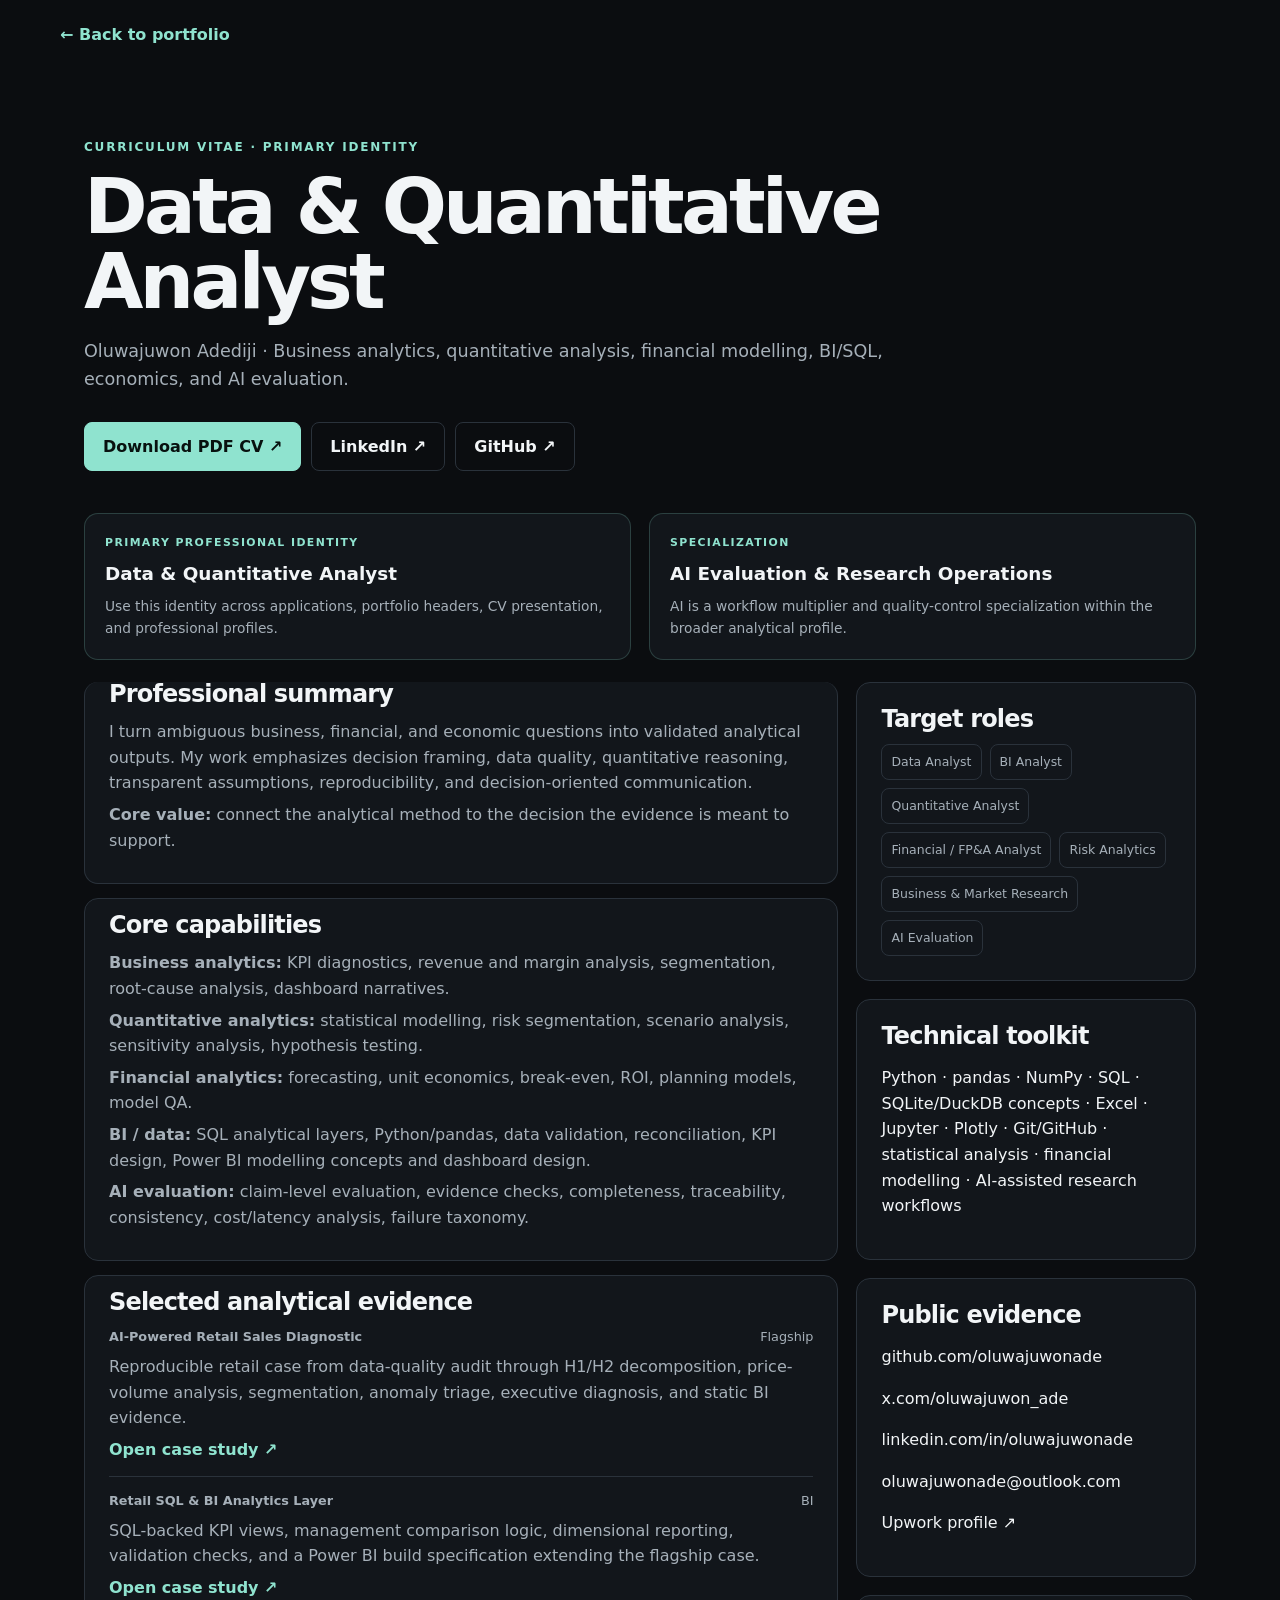
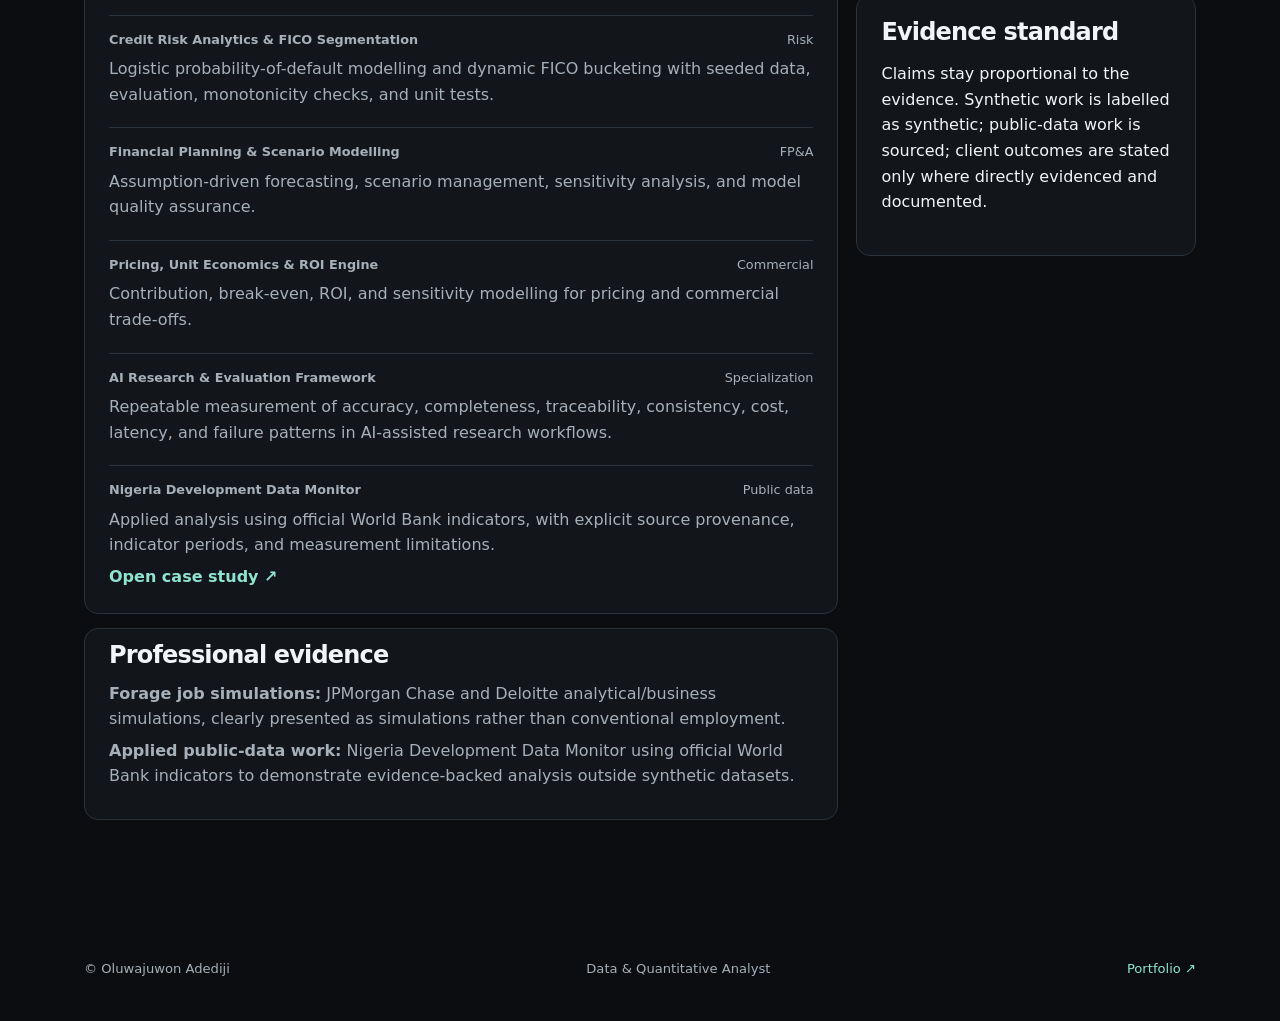
<file: docs/cv.html>
<!doctype html>
<html lang="en"><head>
<meta charset="utf-8"><meta name="viewport" content="width=device-width, initial-scale=1">
<meta name="description" content="CV of Oluwajuwon Adediji, Data & Quantitative Analyst.">
<meta name="robots" content="index, follow"><meta name="theme-color" content="#0b0d10">
<link rel="canonical" href="https://oluwajuwonade.vercel.app/cv.html">
<title>CV | Oluwajuwon Adediji | Data & Quantitative Analyst</title><link rel="stylesheet" href="styles.css">
</head><body>
<header class="case-hero"><nav class="case-nav"><a class="back" href="./">← Back to portfolio</a></nav></header>
<main class="case-main">
<p class="case-kicker">CURRICULUM VITAE · PRIMARY IDENTITY</p>
<h1 class="case-title">Data &amp; Quantitative Analyst</h1>
<p class="case-lede">Oluwajuwon Adediji · Business analytics, quantitative analysis, financial modelling, BI/SQL, economics, and AI evaluation.</p>
<div class="case-actions"><a class="button primary" href="assets/oluwajuwon-adediji-cv.pdf">Download PDF CV ↗</a><a class="button secondary" href="https://www.linkedin.com/in/oluwajuwonade" rel="me external">LinkedIn ↗</a><a class="button secondary" href="https://github.com/oluwajuwonade" rel="external">GitHub ↗</a></div>

<div class="cv-identity">
  <div><span class="identity-label">PRIMARY PROFESSIONAL IDENTITY</span><strong>Data &amp; Quantitative Analyst</strong><p>Use this identity across applications, portfolio headers, CV presentation, and professional profiles.</p></div>
  <div><span class="identity-label">SPECIALIZATION</span><strong>AI Evaluation &amp; Research Operations</strong><p>AI is a workflow multiplier and quality-control specialization within the broader analytical profile.</p></div>
</div>

<div class="cv-grid">
<section class="cv-list">
<article class="cv-section"><h2>Professional summary</h2><p>I turn ambiguous business, financial, and economic questions into validated analytical outputs. My work emphasizes decision framing, data quality, quantitative reasoning, transparent assumptions, reproducibility, and decision-oriented communication.</p><p><strong>Core value:</strong> connect the analytical method to the decision the evidence is meant to support.</p></article>

<article class="cv-section"><h2>Core capabilities</h2>
<p><strong>Business analytics:</strong> KPI diagnostics, revenue and margin analysis, segmentation, root-cause analysis, dashboard narratives.</p>
<p><strong>Quantitative analytics:</strong> statistical modelling, risk segmentation, scenario analysis, sensitivity analysis, hypothesis testing.</p>
<p><strong>Financial analytics:</strong> forecasting, unit economics, break-even, ROI, planning models, model QA.</p>
<p><strong>BI / data:</strong> SQL analytical layers, Python/pandas, data validation, reconciliation, KPI design, Power BI modelling concepts and dashboard design.</p>
<p><strong>AI evaluation:</strong> claim-level evaluation, evidence checks, completeness, traceability, consistency, cost/latency analysis, failure taxonomy.</p>
</article>

<article class="cv-section"><h2>Selected analytical evidence</h2>
<div class="cv-list">
<article><div class="cv-meta"><strong>AI-Powered Retail Sales Diagnostic</strong><span>Flagship</span></div><p>Reproducible retail case from data-quality audit through H1/H2 decomposition, price-volume analysis, segmentation, anomaly triage, executive diagnosis, and static BI evidence.</p><a class="text-link" href="case-studies/retail-sales-diagnostic.html">Open case study ↗</a></article>
<article><div class="cv-meta"><strong>Retail SQL &amp; BI Analytics Layer</strong><span>BI</span></div><p>SQL-backed KPI views, management comparison logic, dimensional reporting, validation checks, and a Power BI build specification extending the flagship case.</p><a class="text-link" href="case-studies/sql-bi-retail-analytics.html">Open case study ↗</a></article>
<article><div class="cv-meta"><strong>Credit Risk Analytics &amp; FICO Segmentation</strong><span>Risk</span></div><p>Logistic probability-of-default modelling and dynamic FICO bucketing with seeded data, evaluation, monotonicity checks, and unit tests.</p></article>
<article><div class="cv-meta"><strong>Financial Planning &amp; Scenario Modelling</strong><span>FP&amp;A</span></div><p>Assumption-driven forecasting, scenario management, sensitivity analysis, and model quality assurance.</p></article>
<article><div class="cv-meta"><strong>Pricing, Unit Economics &amp; ROI Engine</strong><span>Commercial</span></div><p>Contribution, break-even, ROI, and sensitivity modelling for pricing and commercial trade-offs.</p></article>
<article><div class="cv-meta"><strong>AI Research &amp; Evaluation Framework</strong><span>Specialization</span></div><p>Repeatable measurement of accuracy, completeness, traceability, consistency, cost, latency, and failure patterns in AI-assisted research workflows.</p></article>
<article><div class="cv-meta"><strong>Nigeria Development Data Monitor</strong><span>Public data</span></div><p>Applied analysis using official World Bank indicators, with explicit source provenance, indicator periods, and measurement limitations.</p><a class="text-link" href="case-studies/nigeria-public-data.html">Open case study ↗</a></article>
</div></article>

<article class="cv-section"><h2>Professional evidence</h2><p><strong>Forage job simulations:</strong> JPMorgan Chase and Deloitte analytical/business simulations, clearly presented as simulations rather than conventional employment.</p><p><strong>Applied public-data work:</strong> Nigeria Development Data Monitor using official World Bank indicators to demonstrate evidence-backed analysis outside synthetic datasets.</p></article>
</section>

<aside class="cv-side">
<article class="cv-section"><h2>Target roles</h2><div class="role-tags"><span>Data Analyst</span><span>BI Analyst</span><span>Quantitative Analyst</span><span>Financial / FP&amp;A Analyst</span><span>Risk Analytics</span><span>Business &amp; Market Research</span><span>AI Evaluation</span></div></article>
<article class="cv-section"><h2>Technical toolkit</h2><p>Python · pandas · NumPy · SQL · SQLite/DuckDB concepts · Excel · Jupyter · Plotly · Git/GitHub · statistical analysis · financial modelling · AI-assisted research workflows</p></article>
<article class="cv-section"><h2>Public evidence</h2><p><a href="https://github.com/oluwajuwonade" rel="external">github.com/oluwajuwonade</a></p><p><a href="https://x.com/oluwajuwon_ade" rel="external">x.com/oluwajuwon_ade</a></p><p><a href="https://www.linkedin.com/in/oluwajuwonade" rel="me external">linkedin.com/in/oluwajuwonade</a></p><p><a href="mailto:oluwajuwonade@outlook.com">oluwajuwonade@outlook.com</a></p><p><a href="https://www.upwork.com/freelancers/~01ae1602f502222784" rel="external">Upwork profile ↗</a></p></article>
<article class="cv-section"><h2>Evidence standard</h2><p>Claims stay proportional to the evidence. Synthetic work is labelled as synthetic; public-data work is sourced; client outcomes are stated only where directly evidenced and documented.</p></article>
</aside>
</div>
</main>
<footer><span>© Oluwajuwon Adediji</span><span>Data &amp; Quantitative Analyst</span><a href="./">Portfolio ↗</a></footer>
</body></html>
</file>
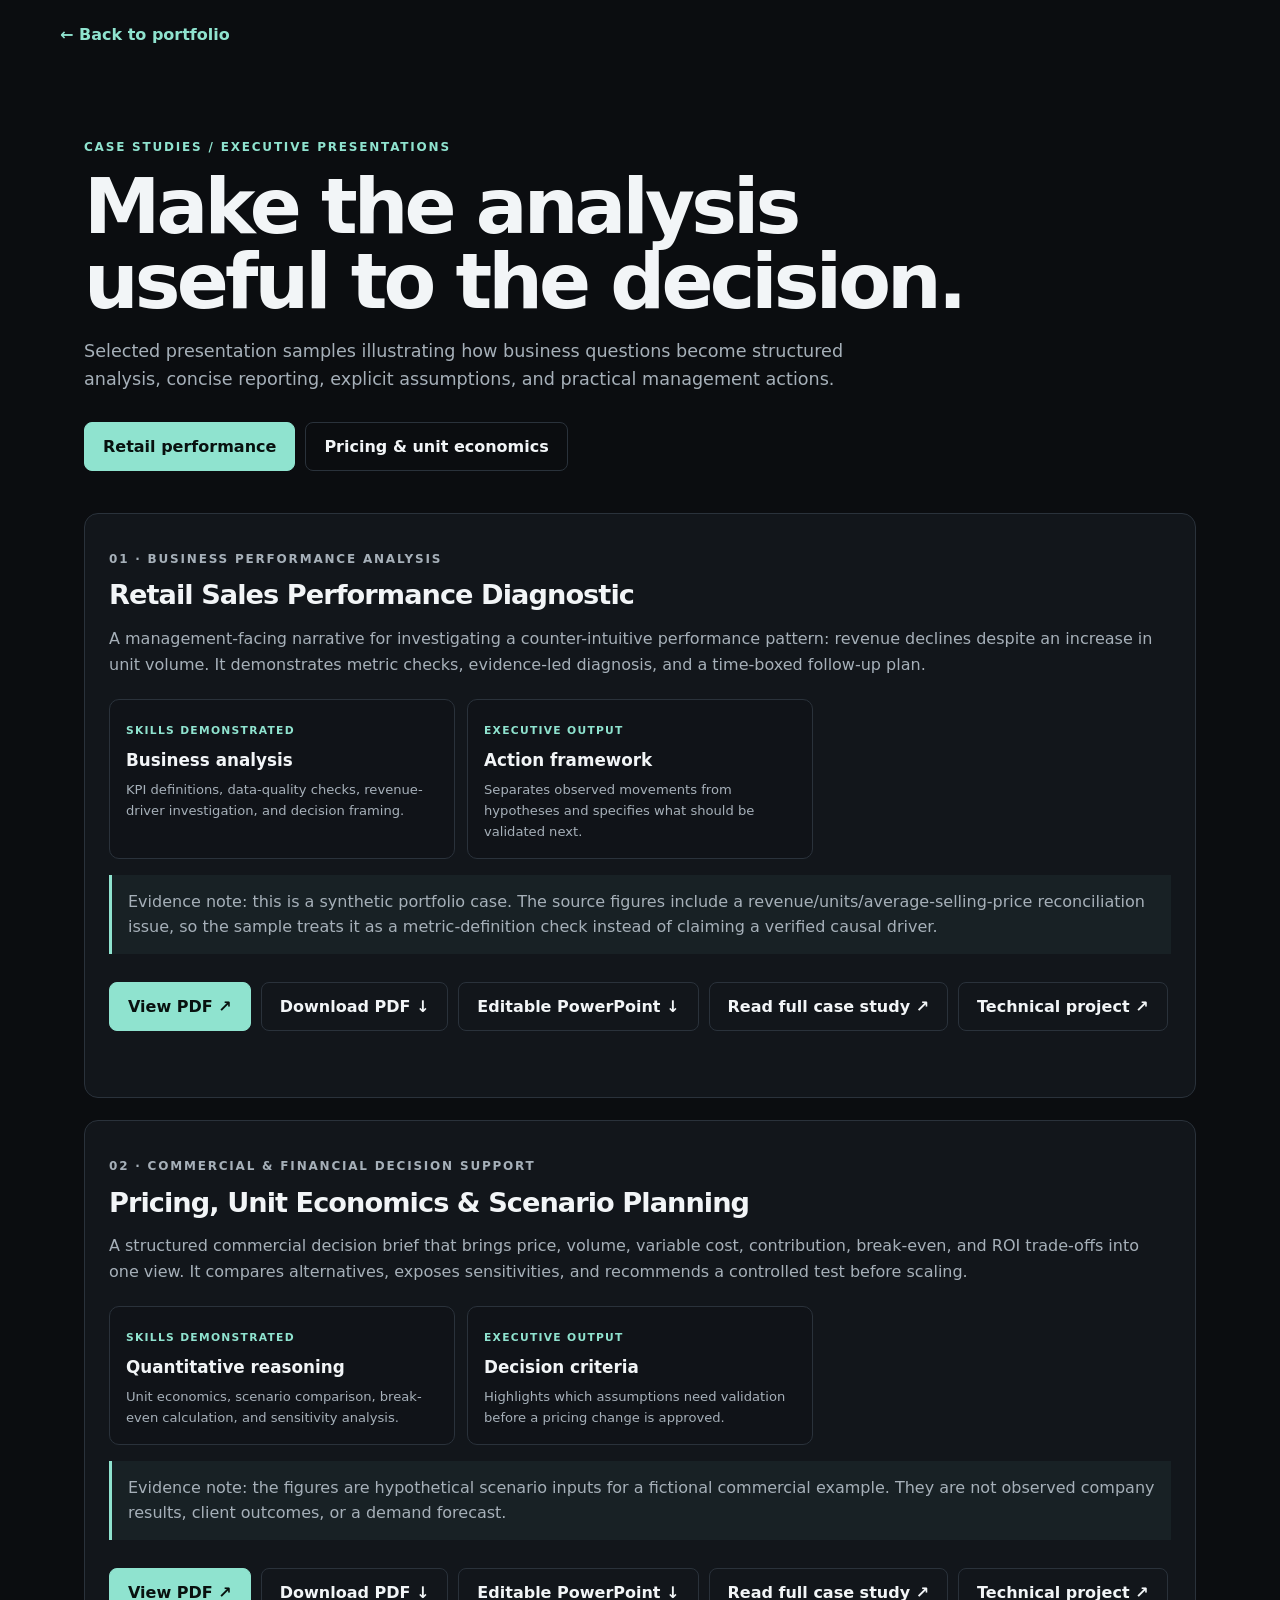
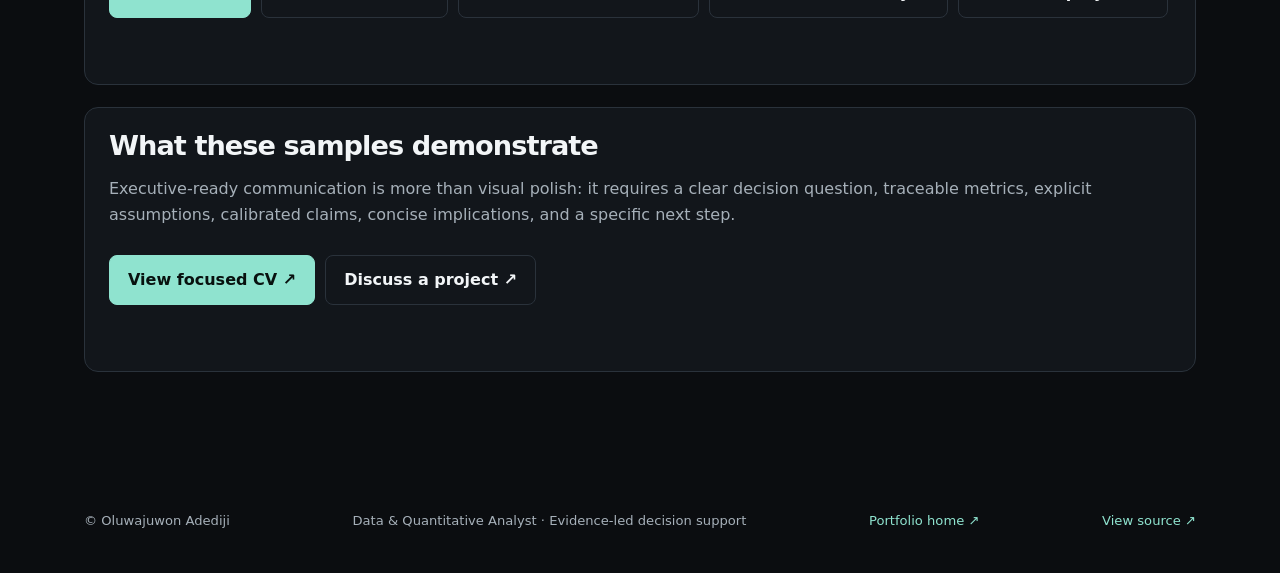
<file: docs/executive-presentations.html>
<!doctype html>
<html lang="en">
<head>
  <meta charset="utf-8">
  <meta name="viewport" content="width=device-width, initial-scale=1">
  <meta name="description" content="Executive presentation case studies by Oluwajuwon Adediji: retail performance diagnosis and pricing, unit economics, and scenario planning.">
  <meta name="robots" content="index, follow">
  <meta name="theme-color" content="#0b0d10">
  <link rel="canonical" href="https://oluwajuwonade.vercel.app/executive-presentations.html">
  <title>Case Studies / Executive Presentations | Oluwajuwon Adediji</title>
  <link rel="stylesheet" href="styles.css">
</head>
<body>
  <header class="case-hero"><nav class="case-nav" aria-label="Page navigation"><a class="back" href="./">← Back to portfolio</a></nav></header>
  <main class="case-main">
    <p class="case-kicker">CASE STUDIES / EXECUTIVE PRESENTATIONS</p>
    <h1 class="case-title">Make the analysis useful to the decision.</h1>
    <p class="case-lede">Selected presentation samples illustrating how business questions become structured analysis, concise reporting, explicit assumptions, and practical management actions.</p>
    <div class="case-actions">
      <a class="button primary" href="#retail">Retail performance</a>
      <a class="button secondary" href="#pricing">Pricing &amp; unit economics</a>
    </div>
    <div class="case-grid presentations-detail-grid">
      <section id="retail" class="case-panel case-wide" data-print-item="retail">
        <p class="case-kicker">01 · BUSINESS PERFORMANCE ANALYSIS</p>
        <h2>Retail Sales Performance Diagnostic</h2>
        <p>A management-facing narrative for investigating a counter-intuitive performance pattern: revenue declines despite an increase in unit volume. It demonstrates metric checks, evidence-led diagnosis, and a time-boxed follow-up plan.</p>
        <div class="takeaway-grid">
          <div><span>SKILLS DEMONSTRATED</span><strong>Business analysis</strong><p>KPI definitions, data-quality checks, revenue-driver investigation, and decision framing.</p></div>
          <div><span>EXECUTIVE OUTPUT</span><strong>Action framework</strong><p>Separates observed movements from hypotheses and specifies what should be validated next.</p></div>
        </div>
        <p class="note">Evidence note: this is a synthetic portfolio case. The source figures include a revenue/units/average-selling-price reconciliation issue, so the sample treats it as a metric-definition check instead of claiming a verified causal driver.</p>
        <div class="case-actions presentation-downloads">
          <a class="button primary" href="downloads/executive-presentations/retail-sales-performance-diagnostic.pdf" target="_blank" rel="noopener">View PDF ↗</a>
          <a class="button secondary" href="downloads/executive-presentations/retail-sales-performance-diagnostic.pdf" download>Download PDF ↓</a>
          <a class="button secondary" href="downloads/executive-presentations/retail-sales-performance-diagnostic.pptx" download>Editable PowerPoint ↓</a>
          <a class="button secondary" href="case-studies/retail-sales-diagnostic.html">Read full case study ↗</a>
          <a class="button secondary" href="https://github.com/oluwajuwonade/AI-Powered-Retail-Sales-Diagnostic" rel="external">Technical project ↗</a>
        </div>
      </section>
      <section id="pricing" class="case-panel case-wide" data-print-item="pricing">
        <p class="case-kicker">02 · COMMERCIAL &amp; FINANCIAL DECISION SUPPORT</p>
        <h2>Pricing, Unit Economics &amp; Scenario Planning</h2>
        <p>A structured commercial decision brief that brings price, volume, variable cost, contribution, break-even, and ROI trade-offs into one view. It compares alternatives, exposes sensitivities, and recommends a controlled test before scaling.</p>
        <div class="takeaway-grid">
          <div><span>SKILLS DEMONSTRATED</span><strong>Quantitative reasoning</strong><p>Unit economics, scenario comparison, break-even calculation, and sensitivity analysis.</p></div>
          <div><span>EXECUTIVE OUTPUT</span><strong>Decision criteria</strong><p>Highlights which assumptions need validation before a pricing change is approved.</p></div>
        </div>
        <p class="note">Evidence note: the figures are hypothetical scenario inputs for a fictional commercial example. They are not observed company results, client outcomes, or a demand forecast.</p>
        <div class="case-actions presentation-downloads">
          <a class="button primary" href="downloads/executive-presentations/pricing-unit-economics-scenario-planning.pdf" target="_blank" rel="noopener">View PDF ↗</a>
          <a class="button secondary" href="downloads/executive-presentations/pricing-unit-economics-scenario-planning.pdf" download>Download PDF ↓</a>
          <a class="button secondary" href="downloads/executive-presentations/pricing-unit-economics-scenario-planning.pptx" download>Editable PowerPoint ↓</a>
          <a class="button secondary" href="case-studies/pricing-roi.html">Read full case study ↗</a>
          <a class="button secondary" href="https://github.com/oluwajuwonade/pricing-roi-analytics-engine" rel="external">Technical project ↗</a>
        </div>
      </section>
    </div>
    <section class="case-panel presentation-footer-panel">
      <h2>What these samples demonstrate</h2>
      <p>Executive-ready communication is more than visual polish: it requires a clear decision question, traceable metrics, explicit assumptions, calibrated claims, concise implications, and a specific next step.</p>
      <div class="case-actions"><a class="button primary" href="cv.html">View focused CV ↗</a><a class="button secondary" href="start-a-project.html">Discuss a project ↗</a></div>
    </section>
  </main>
  <footer><span>© Oluwajuwon Adediji</span><span>Data &amp; Quantitative Analyst · Evidence-led decision support</span><a href="./">Portfolio home ↗</a><a href="https://github.com/oluwajuwonade/oluwajuwonade.github.io/tree/main/docs" rel="external">View source ↗</a></footer>
</body>
</html>
</file>
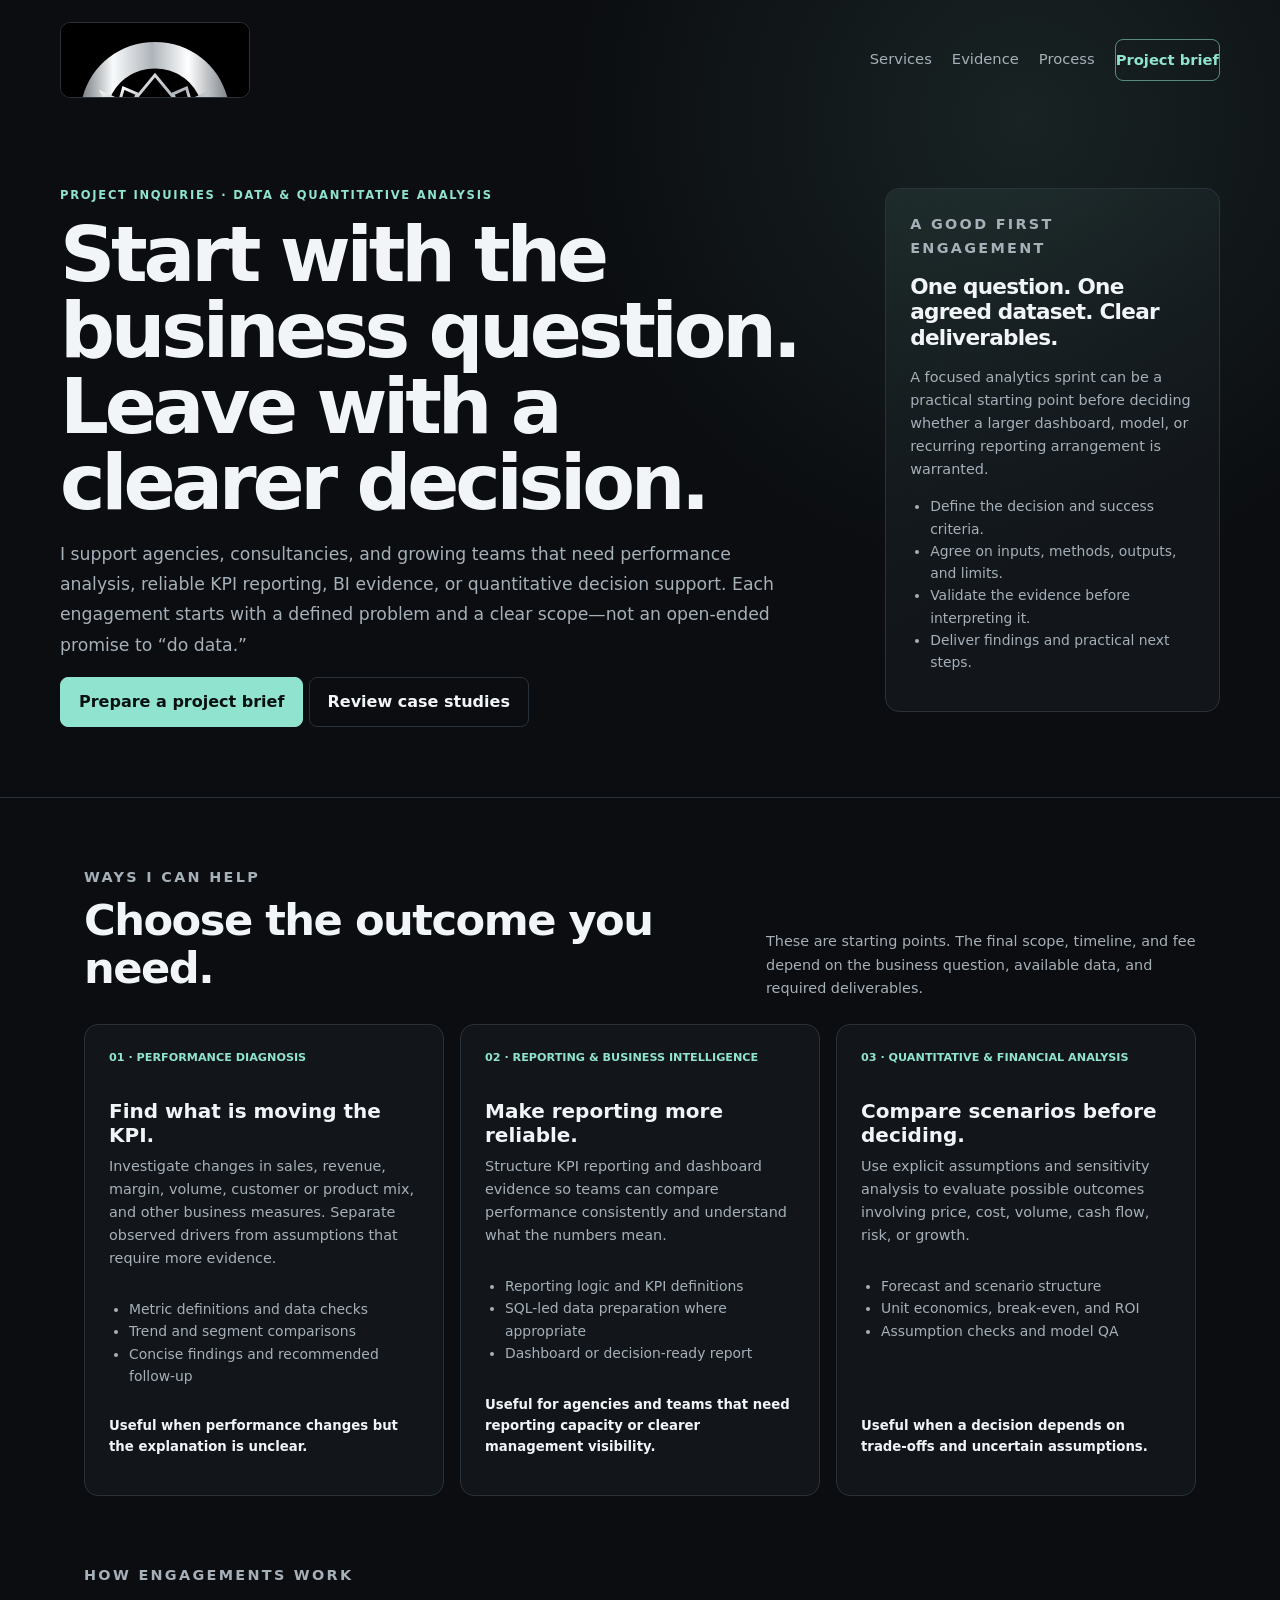
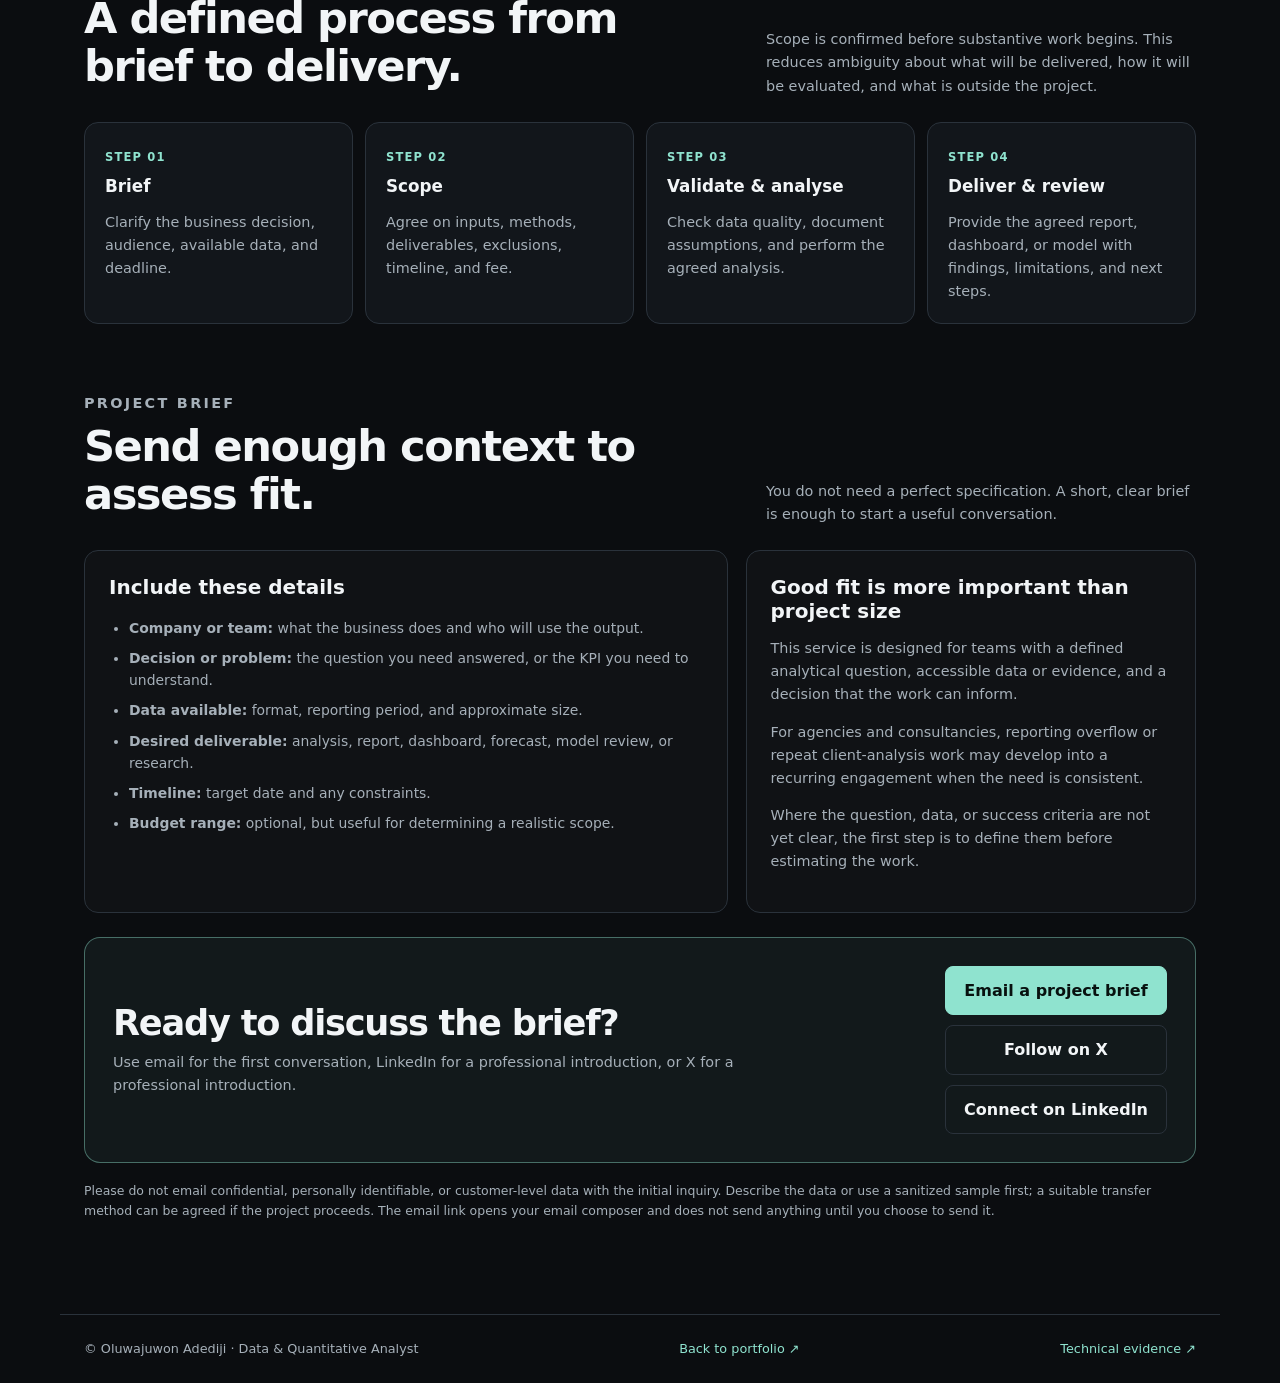
<file: docs/start-a-project.html>
<!doctype html>
<html lang="en">
<head>
  <meta charset="utf-8">
  <meta name="viewport" content="width=device-width, initial-scale=1">
  <meta name="description" content="Start an analytics project with Oluwajuwon Adediji. Discuss KPI diagnosis, performance reporting, BI, quantitative modelling, and decision-ready analysis.">
  <meta name="robots" content="index, follow">
  <meta name="theme-color" content="#0b0d10">
  <meta name="referrer" content="strict-origin-when-cross-origin">
  <meta http-equiv="Content-Security-Policy" content="default-src 'self'; base-uri 'self'; form-action 'self'; frame-ancestors 'none'; object-src 'none'; img-src 'self' data:; style-src 'self'; script-src 'self'; connect-src 'none'">
  <link rel="canonical" href="https://oluwajuwonade.vercel.app/start-a-project.html">
  <meta property="og:type" content="website">
  <meta property="og:url" content="https://oluwajuwonade.vercel.app/start-a-project.html">
  <meta property="og:title" content="Start an Analytics Project | Oluwajuwon Adediji">
  <meta property="og:description" content="A clear path from business question to scoped analysis, reporting, dashboards, and decision-ready recommendations.">
  <meta property="og:image" content="https://oluwajuwonade.vercel.app/assets/brand-social.svg">
  <meta name="twitter:card" content="summary_large_image">
  <meta name="twitter:image" content="https://oluwajuwonade.vercel.app/assets/brand-social.svg">
  
  <meta name="twitter:title" content="Start an Analytics Project | Oluwajuwon Adediji">
  <meta name="twitter:description" content="Discuss your business question, available data, deliverables, and timeline.">
  <link rel="icon" href="assets/favicon.svg" sizes="any">
  <title>Start an Analytics Project | Oluwajuwon Adediji</title>
  <link rel="stylesheet" href="styles.css">
</head>
<body>
<a class="skip-link" href="#main-content">Skip to content</a>
<header class="project-hero">
  <nav class="nav" aria-label="Primary navigation">
    <a class="brand" href="./" aria-label="Oluwajuwon Adediji home"><img class="brand-full" src="assets/logo.svg" alt="Oluwajuwon Adediji logo"><img class="brand-mark" src="assets/mark.svg" alt=""></a>
    <div class="nav-links">
      <a href="index.html#capabilities">Services</a><a href="index.html#work">Evidence</a><a href="index.html#method">Process</a><a class="nav-cta" href="#project-brief">Project brief</a>
    </div>
  </nav>
  <div class="project-hero-grid">
    <div>
      <p class="project-kicker">PROJECT INQUIRIES · DATA &amp; QUANTITATIVE ANALYSIS</p>
      <h1 class="project-title">Start with the business question. Leave with a clearer decision.</h1>
      <p class="project-lede">I support agencies, consultancies, and growing teams that need performance analysis, reliable KPI reporting, BI evidence, or quantitative decision support. Each engagement starts with a defined problem and a clear scope—not an open-ended promise to “do data.”</p>
      <div class="actions">
        <a class="button primary" href="#project-brief">Prepare a project brief</a>
        <a class="button secondary" href="index.html#work">Review case studies</a>
      </div>
    </div>
    <aside class="project-hero-card">
      <p class="eyebrow">A GOOD FIRST ENGAGEMENT</p>
      <h2>One question. One agreed dataset. Clear deliverables.</h2>
      <p>A focused analytics sprint can be a practical starting point before deciding whether a larger dashboard, model, or recurring reporting arrangement is warranted.</p>
      <ul>
        <li>Define the decision and success criteria.</li>
        <li>Agree on inputs, methods, outputs, and limits.</li>
        <li>Validate the evidence before interpreting it.</li>
        <li>Deliver findings and practical next steps.</li>
      </ul>
    </aside>
  </div>
</header>

<main id="main-content" class="project-main">
  <section class="project-section" aria-labelledby="services-title">
    <div class="project-section-heading">
      <div><p class="eyebrow">WAYS I CAN HELP</p><h2 id="services-title">Choose the outcome you need.</h2></div>
      <p>These are starting points. The final scope, timeline, and fee depend on the business question, available data, and required deliverables.</p>
    </div>
    <div class="project-service-grid">
      <article class="project-card">
        <span class="card-number">01 · PERFORMANCE DIAGNOSIS</span>
        <h3>Find what is moving the KPI.</h3>
        <p>Investigate changes in sales, revenue, margin, volume, customer or product mix, and other business measures. Separate observed drivers from assumptions that require more evidence.</p>
        <ul><li>Metric definitions and data checks</li><li>Trend and segment comparisons</li><li>Concise findings and recommended follow-up</li></ul>
        <p class="project-card-outcome">Useful when performance changes but the explanation is unclear.</p>
      </article>
      <article class="project-card">
        <span class="card-number">02 · REPORTING &amp; BUSINESS INTELLIGENCE</span>
        <h3>Make reporting more reliable.</h3>
        <p>Structure KPI reporting and dashboard evidence so teams can compare performance consistently and understand what the numbers mean.</p>
        <ul><li>Reporting logic and KPI definitions</li><li>SQL-led data preparation where appropriate</li><li>Dashboard or decision-ready report</li></ul>
        <p class="project-card-outcome">Useful for agencies and teams that need reporting capacity or clearer management visibility.</p>
      </article>
      <article class="project-card">
        <span class="card-number">03 · QUANTITATIVE &amp; FINANCIAL ANALYSIS</span>
        <h3>Compare scenarios before deciding.</h3>
        <p>Use explicit assumptions and sensitivity analysis to evaluate possible outcomes involving price, cost, volume, cash flow, risk, or growth.</p>
        <ul><li>Forecast and scenario structure</li><li>Unit economics, break-even, and ROI</li><li>Assumption checks and model QA</li></ul>
        <p class="project-card-outcome">Useful when a decision depends on trade-offs and uncertain assumptions.</p>
      </article>
    </div>
  </section>

  <section class="project-section" aria-labelledby="process-title">
    <div class="project-section-heading">
      <div><p class="eyebrow">HOW ENGAGEMENTS WORK</p><h2 id="process-title">A defined process from brief to delivery.</h2></div>
      <p>Scope is confirmed before substantive work begins. This reduces ambiguity about what will be delivered, how it will be evaluated, and what is outside the project.</p>
    </div>
    <div class="project-process-grid">
      <article class="project-process-item"><span>STEP 01</span><h3>Brief</h3><p>Clarify the business decision, audience, available data, and deadline.</p></article>
      <article class="project-process-item"><span>STEP 02</span><h3>Scope</h3><p>Agree on inputs, methods, deliverables, exclusions, timeline, and fee.</p></article>
      <article class="project-process-item"><span>STEP 03</span><h3>Validate &amp; analyse</h3><p>Check data quality, document assumptions, and perform the agreed analysis.</p></article>
      <article class="project-process-item"><span>STEP 04</span><h3>Deliver &amp; review</h3><p>Provide the agreed report, dashboard, or model with findings, limitations, and next steps.</p></article>
    </div>
  </section>

  <section id="project-brief" class="project-section" aria-labelledby="brief-title">
    <div class="project-section-heading">
      <div><p class="eyebrow">PROJECT BRIEF</p><h2 id="brief-title">Send enough context to assess fit.</h2></div>
      <p>You do not need a perfect specification. A short, clear brief is enough to start a useful conversation.</p>
    </div>
    <div class="project-intake-grid">
      <div class="project-brief-card">
        <h3>Include these details</h3>
        <ul>
          <li><strong>Company or team:</strong> what the business does and who will use the output.</li>
          <li><strong>Decision or problem:</strong> the question you need answered, or the KPI you need to understand.</li>
          <li><strong>Data available:</strong> format, reporting period, and approximate size.</li>
          <li><strong>Desired deliverable:</strong> analysis, report, dashboard, forecast, model review, or research.</li>
          <li><strong>Timeline:</strong> target date and any constraints.</li>
          <li><strong>Budget range:</strong> optional, but useful for determining a realistic scope.</li>
        </ul>
      </div>
      <div class="project-brief-card">
        <h3>Good fit is more important than project size</h3>
        <p>This service is designed for teams with a defined analytical question, accessible data or evidence, and a decision that the work can inform.</p>
        <p>For agencies and consultancies, reporting overflow or repeat client-analysis work may develop into a recurring engagement when the need is consistent.</p>
        <p>Where the question, data, or success criteria are not yet clear, the first step is to define them before estimating the work.</p>
      </div>
    </div>

    <div class="project-cta-panel">
      <div>
        <h2>Ready to discuss the brief?</h2>
        <p>Use email for the first conversation, LinkedIn for a professional introduction, or X for a professional introduction.</p>
      </div>
      <div class="project-cta-actions">
        <a class="button primary" href="mailto:oluwajuwonade@outlook.com?subject=Analytics%20project%20enquiry&body=Hello%20Oluwajuwon%2C%0A%0ACompany%20or%20team%3A%20%0ABusiness%20problem%20or%20decision%3A%20%0AData%20available%20(format%2C%20period%2C%20approximate%20size)%3A%20%0ADeliverable%20needed%3A%20%0ATimeline%3A%20%0ABudget%20range%20(optional)%3A%20%0A%0AThank%20you.">Email a project brief</a>
        <a class="button secondary" href="https://x.com/oluwajuwon_ade" rel="external">Follow on X</a>
        <a class="button secondary" href="https://www.linkedin.com/in/oluwajuwonade" rel="me external">Connect on LinkedIn</a>
      </div>
    </div>
    <p class="project-privacy-note">Please do not email confidential, personally identifiable, or customer-level data with the initial inquiry. Describe the data or use a sanitized sample first; a suitable transfer method can be agreed if the project proceeds. The email link opens your email composer and does not send anything until you choose to send it.</p>
  </section>
</main>
<footer class="project-footer"><span>© Oluwajuwon Adediji · Data &amp; Quantitative Analyst</span><a href="./">Back to portfolio ↗</a><a href="https://github.com/oluwajuwonade" rel="external">Technical evidence ↗</a></footer>
</body>
</html>
</file>
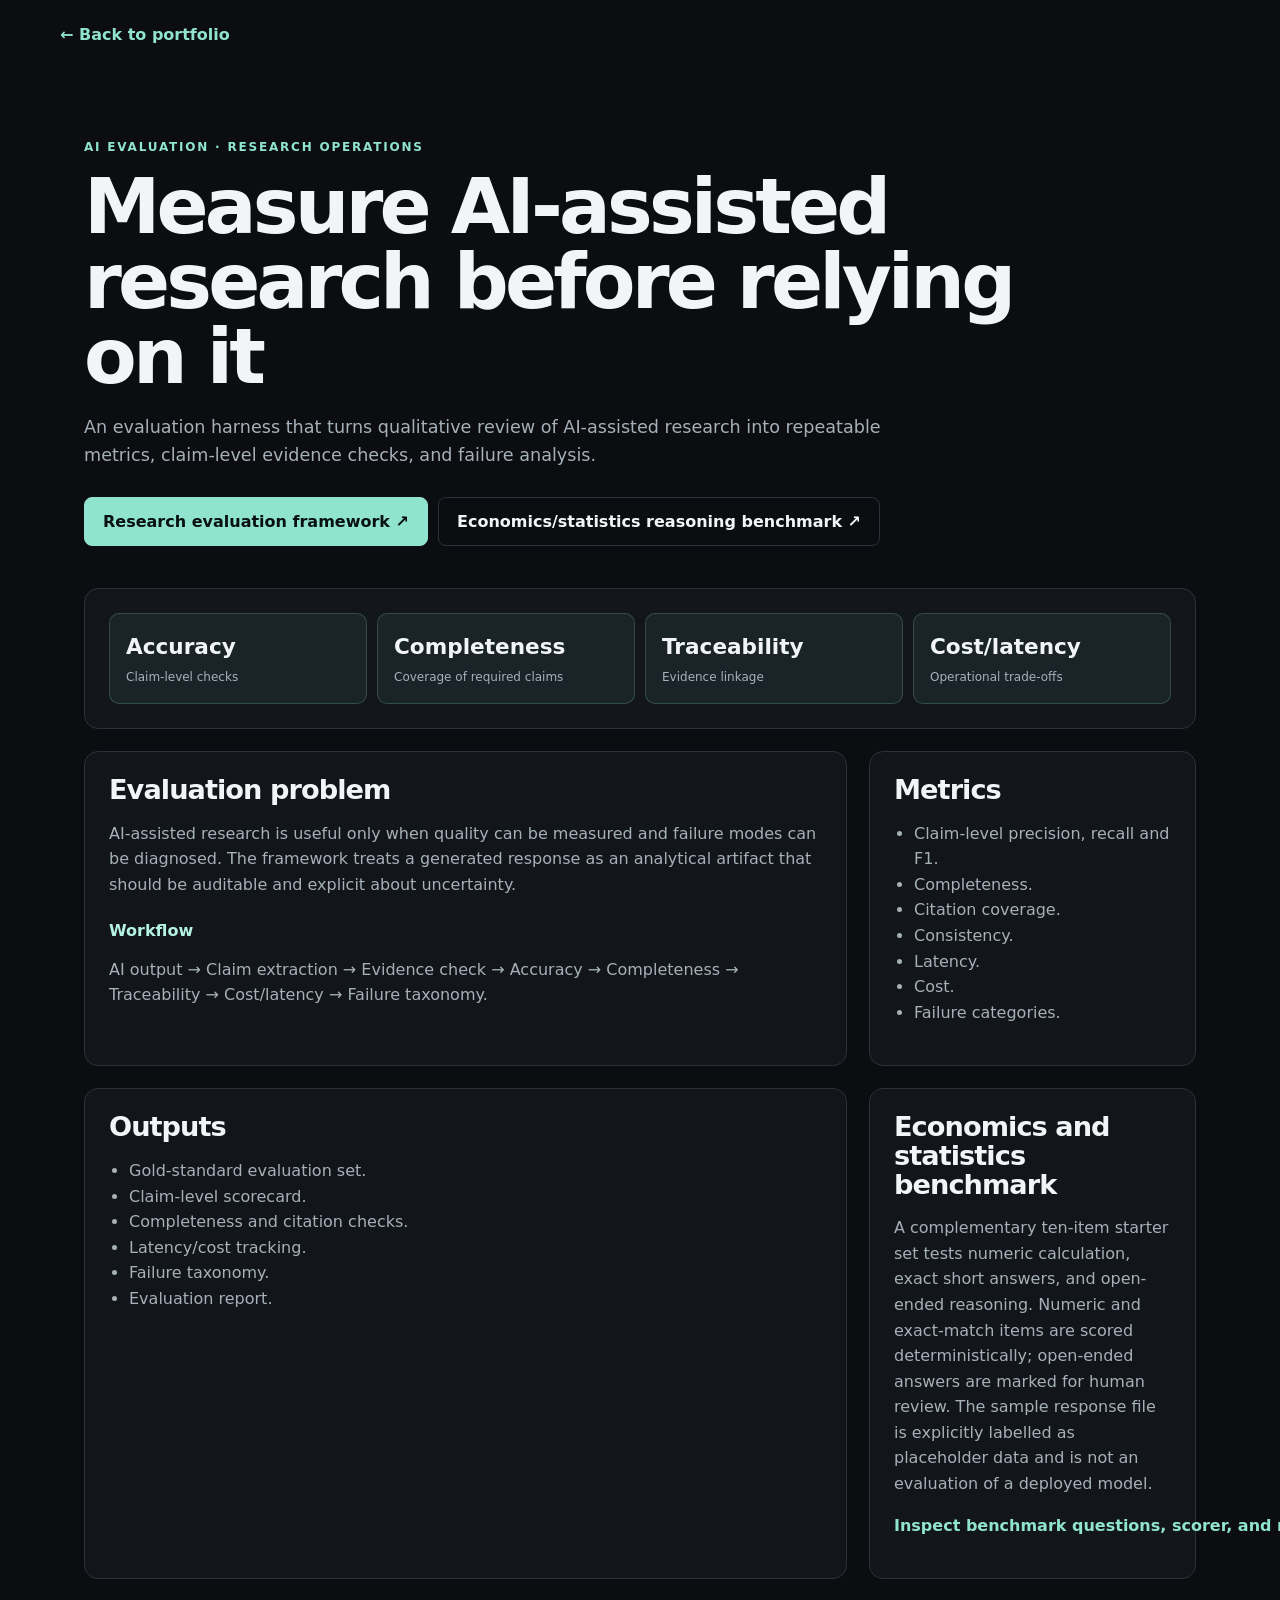
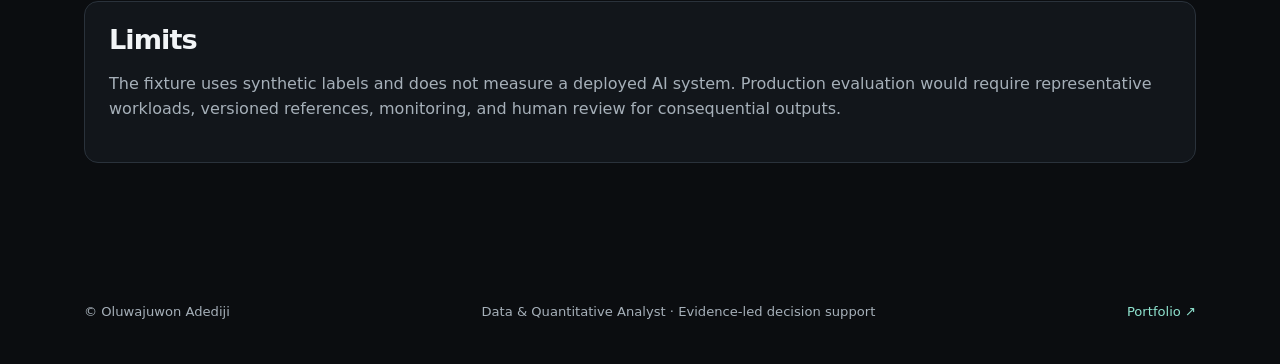
<file: docs/case-studies/ai-research-evaluation.html>
<!doctype html>
<html lang="en"><head>
<meta charset="utf-8"><meta name="viewport" content="width=device-width, initial-scale=1">
<meta name="description" content="Case study: AI Research & Evaluation Framework.">
<meta name="robots" content="index, follow"><meta name="theme-color" content="#0b0d10">
<link rel="canonical" href="https://oluwajuwonade.vercel.app/case-studies/ai-research-evaluation.html">
<title>Measure AI-assisted research before relying on it | Oluwajuwon Adediji</title><link rel="stylesheet" href="../styles.css">
</head><body>
<header class="case-hero"><nav class="case-nav"><a class="back" href="../">← Back to portfolio</a></nav></header>
<main class="case-main">
<p class="case-kicker">AI EVALUATION · RESEARCH OPERATIONS</p><h1 class="case-title">Measure AI-assisted research before relying on it</h1><p class="case-lede">An evaluation harness that turns qualitative review of AI-assisted research into repeatable metrics, claim-level evidence checks, and failure analysis.</p>
<div class="case-actions"><a class="button primary" href="https://github.com/oluwajuwonade/ai-research-evaluation-system">Research evaluation framework ↗</a><a class="button secondary" href="https://github.com/oluwajuwonade/oluwajuwonade.github.io/tree/main/projects/ai-reasoning-benchmark">Economics/statistics reasoning benchmark ↗</a></div>
<div class="case-grid">

<section class="case-panel case-wide"><div class="stat-grid"><div class="stat"><strong>Accuracy</strong><span>Claim-level checks</span></div><div class="stat"><strong>Completeness</strong><span>Coverage of required claims</span></div><div class="stat"><strong>Traceability</strong><span>Evidence linkage</span></div><div class="stat"><strong>Cost/latency</strong><span>Operational trade-offs</span></div></div></section>
<section class="case-panel"><h2>Evaluation problem</h2><p>AI-assisted research is useful only when quality can be measured and failure modes can be diagnosed. The framework treats a generated response as an analytical artifact that should be auditable and explicit about uncertainty.</p><h3>Workflow</h3><p>AI output → Claim extraction → Evidence check → Accuracy → Completeness → Traceability → Cost/latency → Failure taxonomy.</p></section>
<section class="case-panel"><h2>Metrics</h2><ul><li>Claim-level precision, recall and F1.</li><li>Completeness.</li><li>Citation coverage.</li><li>Consistency.</li><li>Latency.</li><li>Cost.</li><li>Failure categories.</li></ul></section>
<section class="case-panel"><h2>Outputs</h2><ul><li>Gold-standard evaluation set.</li><li>Claim-level scorecard.</li><li>Completeness and citation checks.</li><li>Latency/cost tracking.</li><li>Failure taxonomy.</li><li>Evaluation report.</li></ul></section><section class="case-panel"><h2>Economics and statistics benchmark</h2><p>A complementary ten-item starter set tests numeric calculation, exact short answers, and open-ended reasoning. Numeric and exact-match items are scored deterministically; open-ended answers are marked for human review. The sample response file is explicitly labelled as placeholder data and is not an evaluation of a deployed model.</p><p><a class="text-link" href="https://github.com/oluwajuwonade/oluwajuwonade.github.io/tree/main/projects/ai-reasoning-benchmark">Inspect benchmark questions, scorer, and run instructions ↗</a></p></section>
<section class="case-panel case-wide"><h2>Limits</h2><p>The fixture uses synthetic labels and does not measure a deployed AI system. Production evaluation would require representative workloads, versioned references, monitoring, and human review for consequential outputs.</p></section>
</div>
</main>
<footer><span>© Oluwajuwon Adediji</span><span>Data &amp; Quantitative Analyst · Evidence-led decision support</span><a href="../">Portfolio ↗</a></footer>
</body></html>
</file>
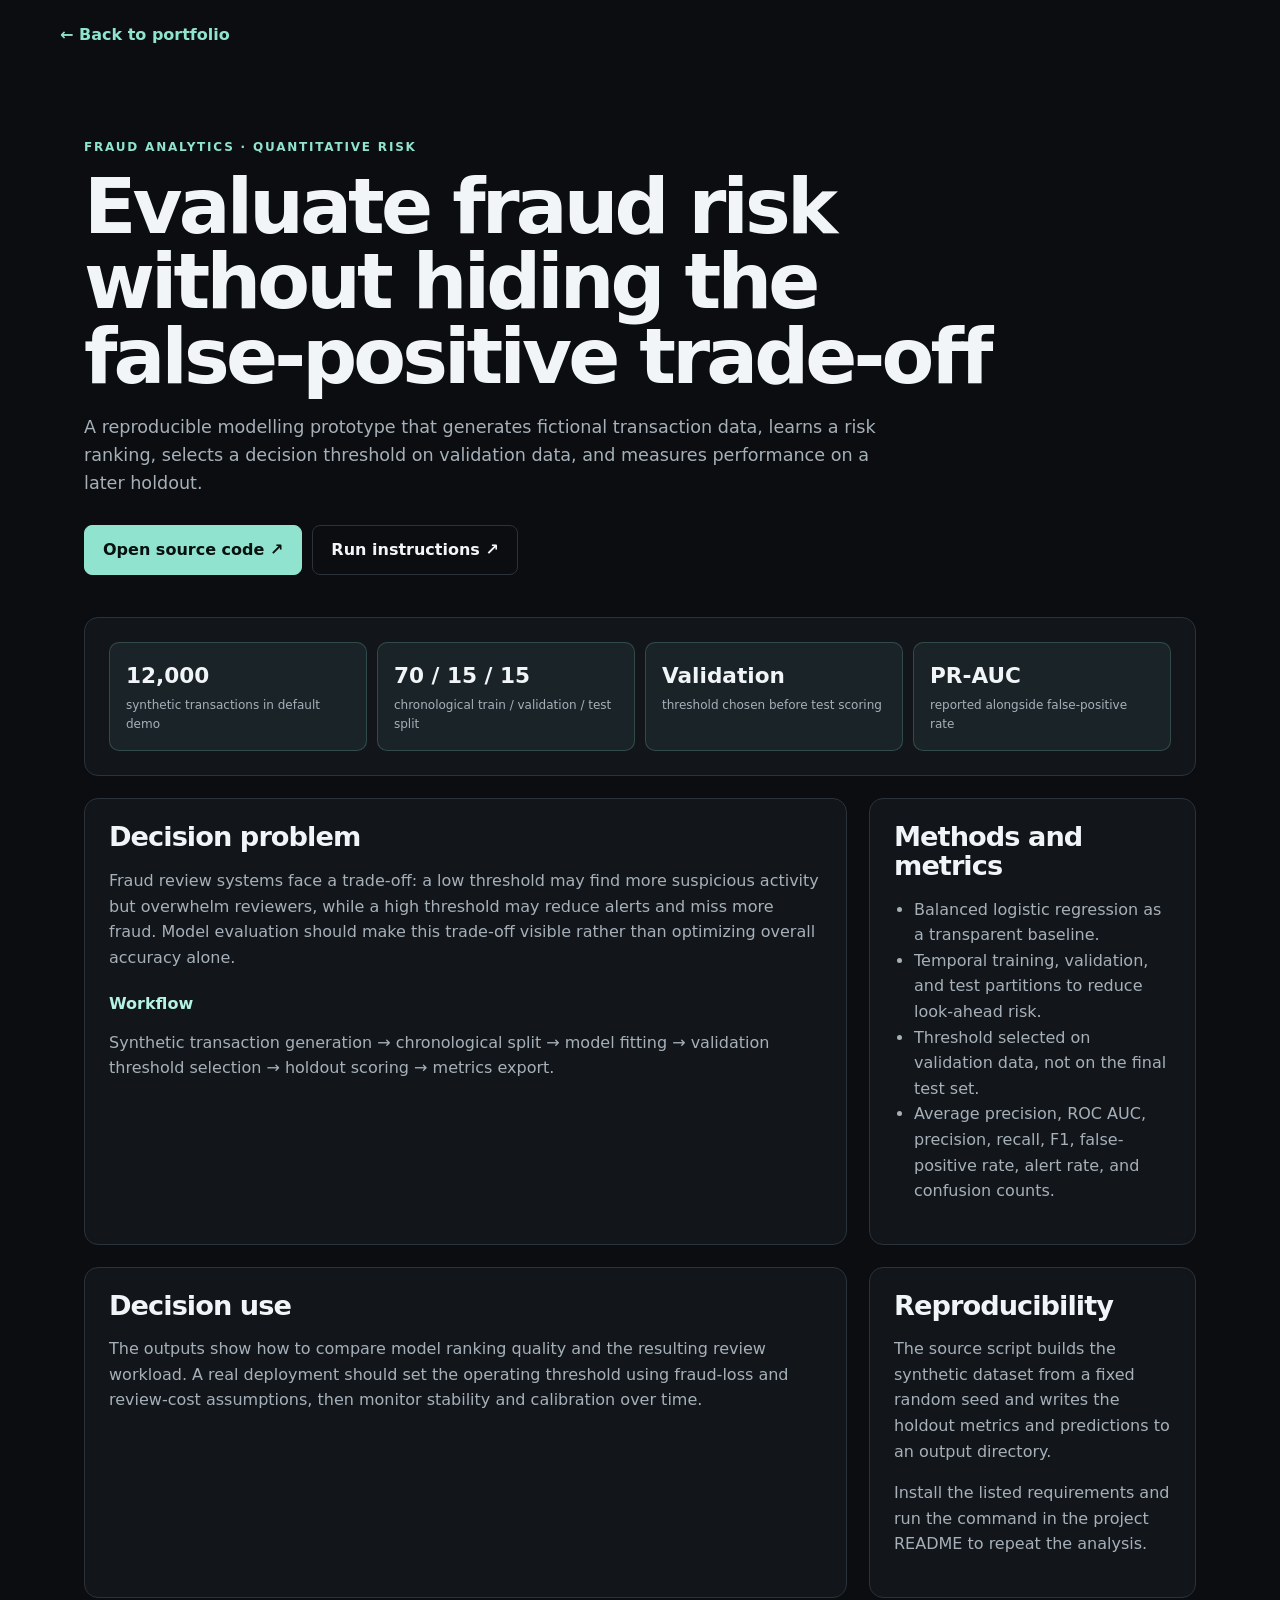
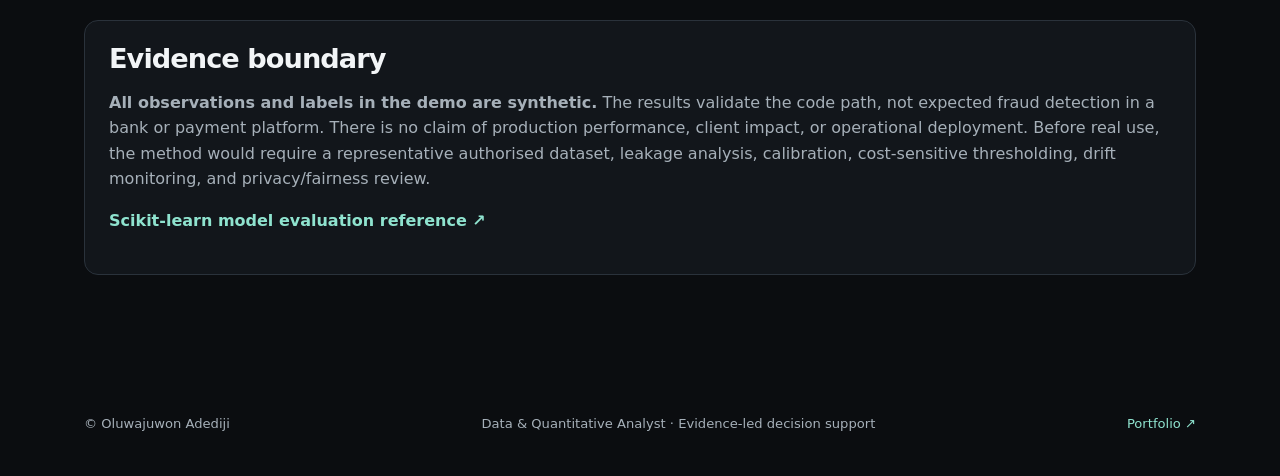
<file: docs/case-studies/fraud-risk-analytics.html>
<!doctype html>
<html lang="en"><head>
<meta charset="utf-8"><meta name="viewport" content="width=device-width, initial-scale=1">
<meta name="description" content="Fraud risk analytics case study: synthetic transaction data, chronological validation, precision-recall trade-offs, and model limitations.">
<meta name="robots" content="index, follow"><meta name="theme-color" content="#0b0d10">
<link rel="canonical" href="https://oluwajuwonade.vercel.app/case-studies/fraud-risk-analytics.html">
<title>Evaluate fraud risk without hiding the false-positive trade-off | Oluwajuwon Adediji</title><link rel="stylesheet" href="../styles.css">
</head><body>
<header class="case-hero"><nav class="case-nav"><a class="back" href="../">← Back to portfolio</a></nav></header>
<main class="case-main">
<p class="case-kicker">FRAUD ANALYTICS · QUANTITATIVE RISK</p>
<h1 class="case-title">Evaluate fraud risk without hiding the false-positive trade-off</h1>
<p class="case-lede">A reproducible modelling prototype that generates fictional transaction data, learns a risk ranking, selects a decision threshold on validation data, and measures performance on a later holdout.</p>
<div class="case-actions"><a class="button primary" href="https://github.com/oluwajuwonade/oluwajuwonade.github.io/tree/main/projects/fraud-risk-analytics">Open source code ↗</a><a class="button secondary" href="https://github.com/oluwajuwonade/oluwajuwonade.github.io/tree/main/projects/fraud-risk-analytics/README.md">Run instructions ↗</a></div>
<div class="case-grid">
<section class="case-panel case-wide"><div class="stat-grid"><div class="stat"><strong>12,000</strong><span>synthetic transactions in default demo</span></div><div class="stat"><strong>70 / 15 / 15</strong><span>chronological train / validation / test split</span></div><div class="stat"><strong>Validation</strong><span>threshold chosen before test scoring</span></div><div class="stat"><strong>PR-AUC</strong><span>reported alongside false-positive rate</span></div></div></section>
<section class="case-panel"><h2>Decision problem</h2><p>Fraud review systems face a trade-off: a low threshold may find more suspicious activity but overwhelm reviewers, while a high threshold may reduce alerts and miss more fraud. Model evaluation should make this trade-off visible rather than optimizing overall accuracy alone.</p><h3>Workflow</h3><p>Synthetic transaction generation → chronological split → model fitting → validation threshold selection → holdout scoring → metrics export.</p></section>
<section class="case-panel"><h2>Methods and metrics</h2><ul><li>Balanced logistic regression as a transparent baseline.</li><li>Temporal training, validation, and test partitions to reduce look-ahead risk.</li><li>Threshold selected on validation data, not on the final test set.</li><li>Average precision, ROC AUC, precision, recall, F1, false-positive rate, alert rate, and confusion counts.</li></ul></section>
<section class="case-panel"><h2>Decision use</h2><p>The outputs show how to compare model ranking quality and the resulting review workload. A real deployment should set the operating threshold using fraud-loss and review-cost assumptions, then monitor stability and calibration over time.</p></section>
<section class="case-panel"><h2>Reproducibility</h2><p>The source script builds the synthetic dataset from a fixed random seed and writes the holdout metrics and predictions to an output directory.</p><p>Install the listed requirements and run the command in the project README to repeat the analysis.</p></section>
<section class="case-panel case-wide"><h2>Evidence boundary</h2><p><strong>All observations and labels in the demo are synthetic.</strong> The results validate the code path, not expected fraud detection in a bank or payment platform. There is no claim of production performance, client impact, or operational deployment. Before real use, the method would require a representative authorised dataset, leakage analysis, calibration, cost-sensitive thresholding, drift monitoring, and privacy/fairness review.</p><p><a class="text-link" href="https://scikit-learn.org/stable/modules/model_evaluation.html#precision-recall-f-measure-metrics">Scikit-learn model evaluation reference ↗</a></p></section>
</div>
</main>
<footer><span>© Oluwajuwon Adediji</span><span>Data &amp; Quantitative Analyst · Evidence-led decision support</span><a href="../">Portfolio ↗</a></footer>
</body></html>
</file>
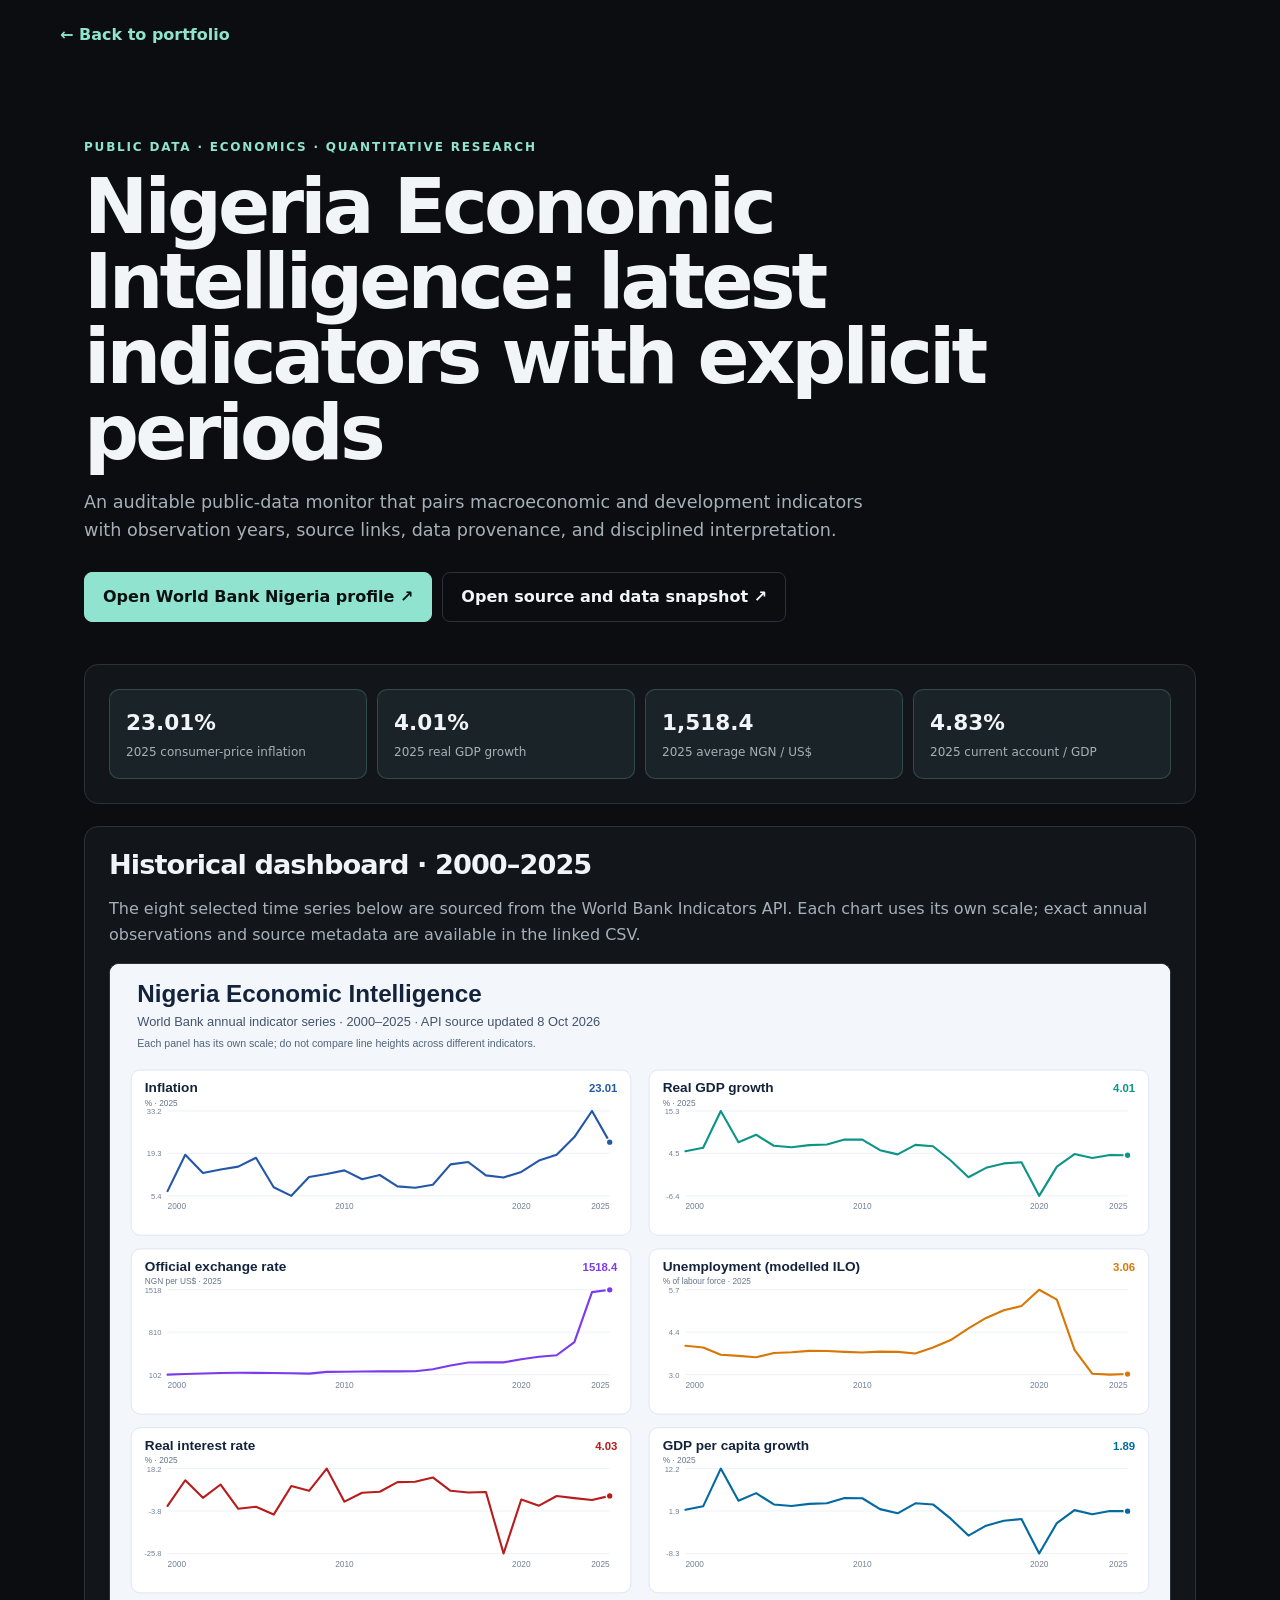
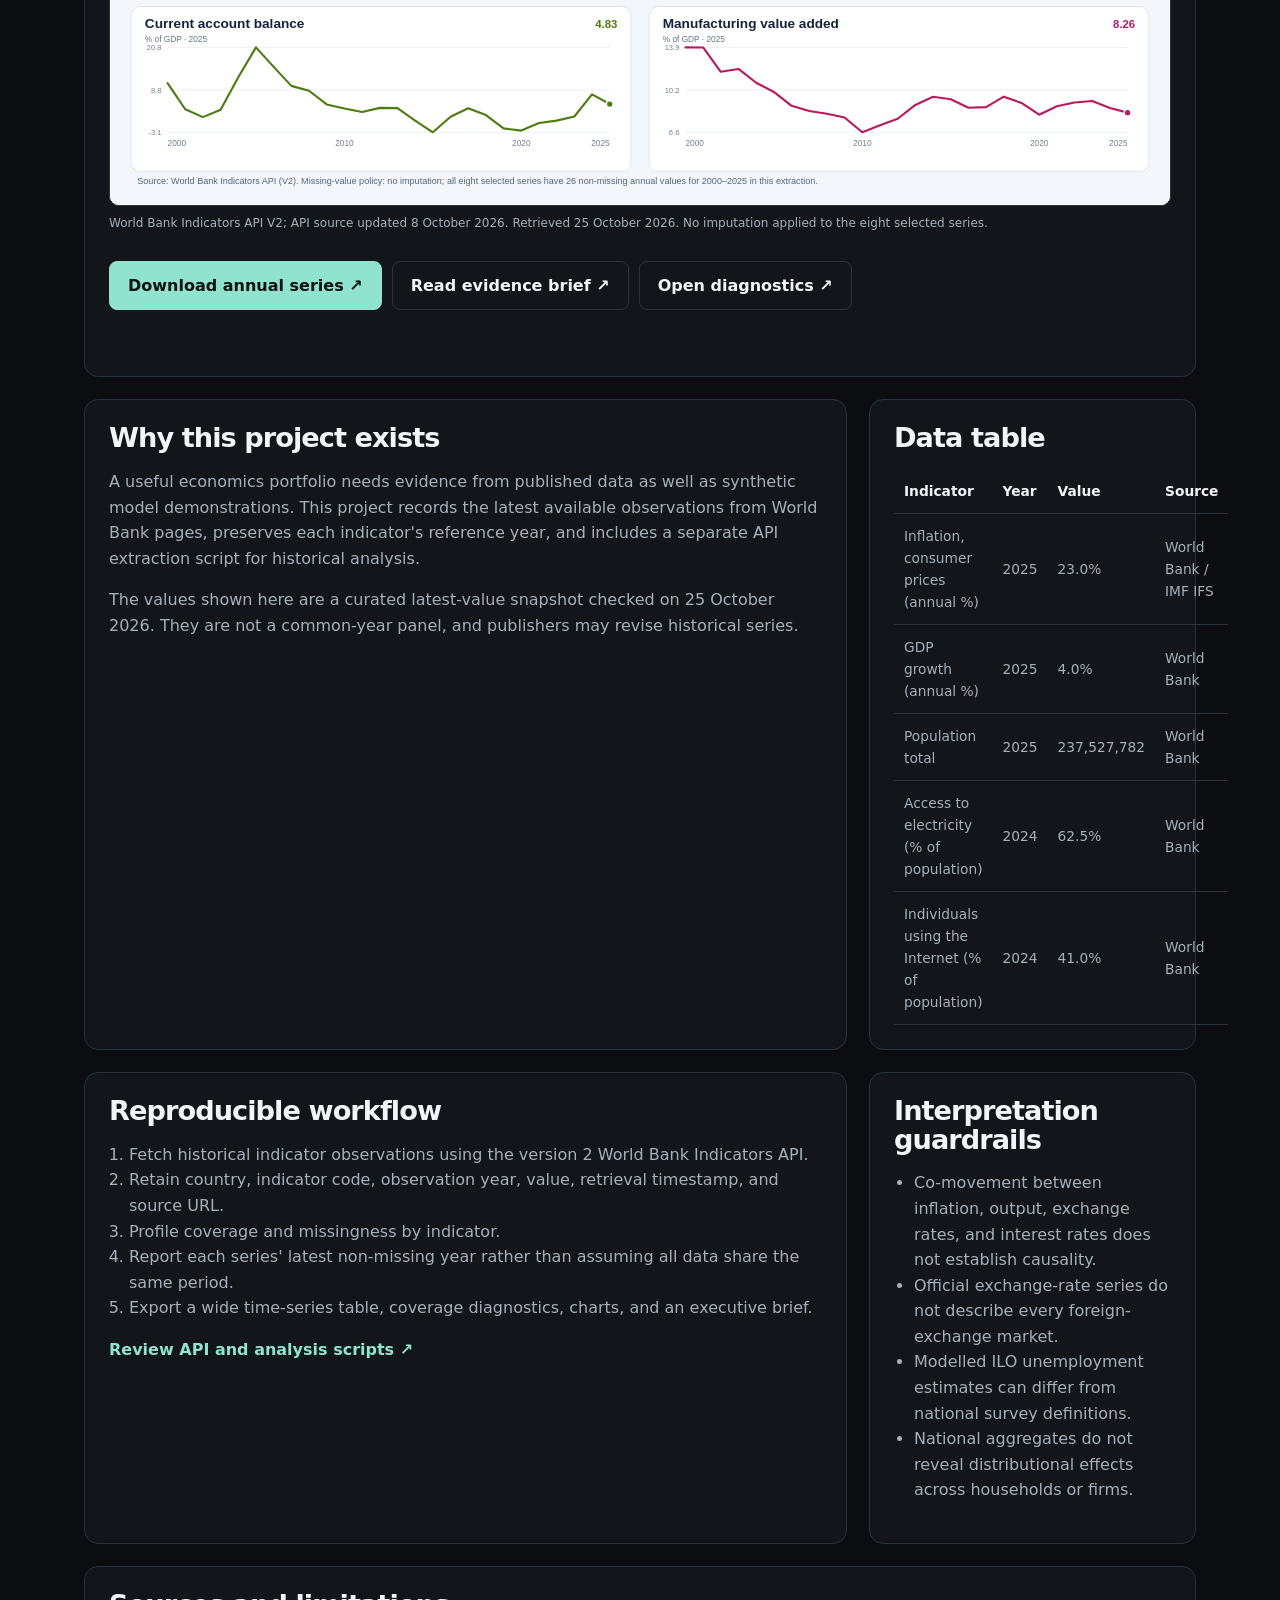
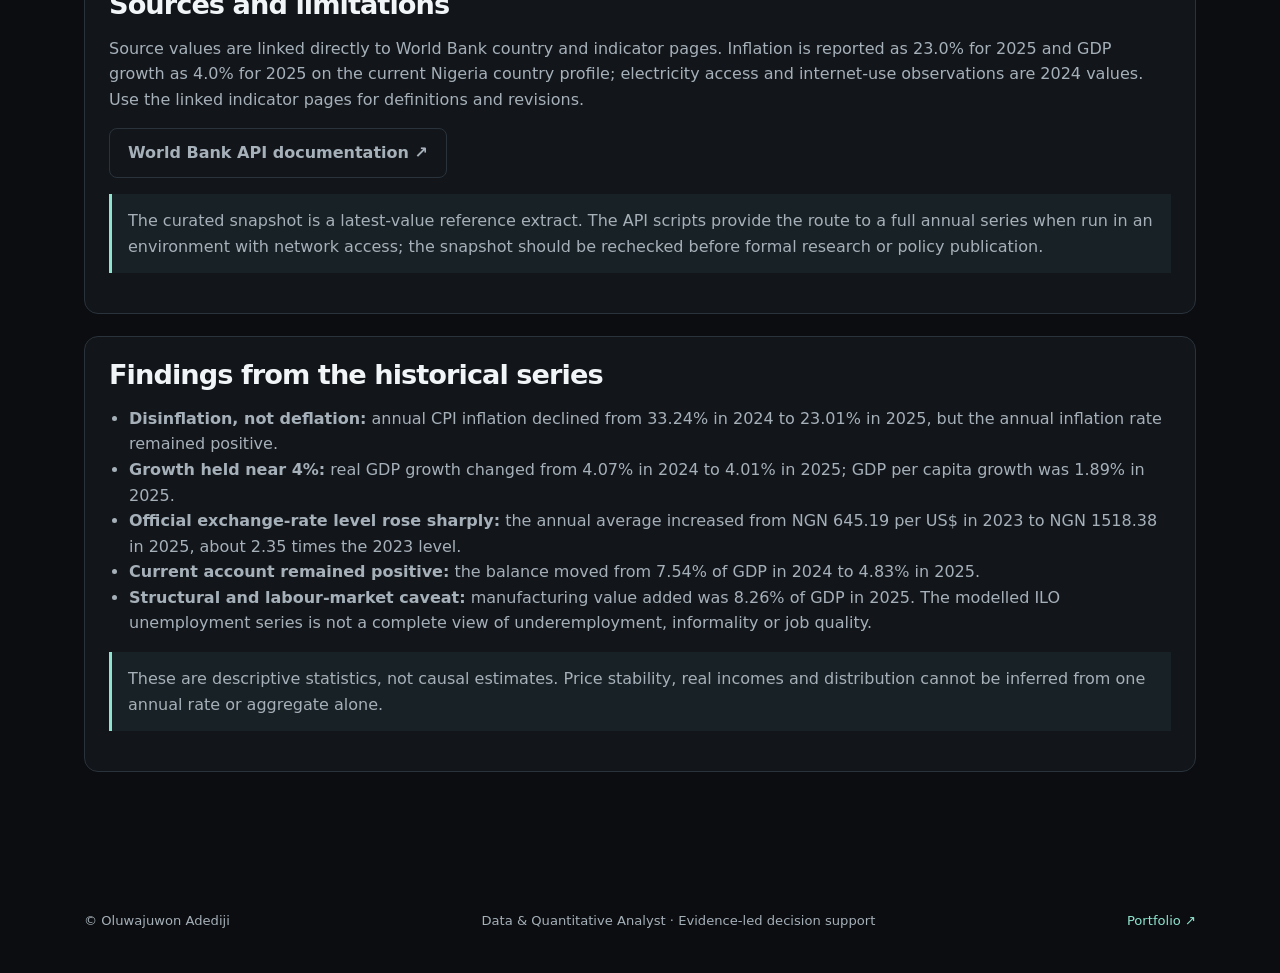
<file: docs/case-studies/nigeria-public-data.html>
<!doctype html>
<html lang="en"><head>
<meta charset="utf-8"><meta name="viewport" content="width=device-width, initial-scale=1">
<meta name="description" content="Applied public-data case study on Nigeria using World Bank macroeconomic and development indicators with explicit reference periods and source links.">
<meta name="robots" content="index, follow"><meta name="theme-color" content="#0b0d10">
<link rel="canonical" href="https://oluwajuwonade.vercel.app/case-studies/nigeria-public-data.html">
<title>Nigeria Economic Intelligence: latest indicators with explicit periods | Oluwajuwon Adediji</title><link rel="stylesheet" href="../styles.css">
</head><body>
<header class="case-hero"><nav class="case-nav"><a class="back" href="../">← Back to portfolio</a></nav></header>
<main class="case-main">
<p class="case-kicker">PUBLIC DATA · ECONOMICS · QUANTITATIVE RESEARCH</p>
<h1 class="case-title">Nigeria Economic Intelligence: latest indicators with explicit periods</h1>
<p class="case-lede">An auditable public-data monitor that pairs macroeconomic and development indicators with observation years, source links, data provenance, and disciplined interpretation.</p>
<div class="case-actions"><a class="button primary" href="https://data.worldbank.org/country/ng" rel="external">Open World Bank Nigeria profile ↗</a><a class="button secondary" href="https://github.com/oluwajuwonade/oluwajuwonade.github.io/tree/main/projects/nigeria-economic-intelligence" rel="external">Open source and data snapshot ↗</a></div>
<div class="case-grid">
<section class="case-panel case-wide"><div class="stat-grid"><div class="stat"><strong>23.01%</strong><span>2025 consumer-price inflation</span></div><div class="stat"><strong>4.01%</strong><span>2025 real GDP growth</span></div><div class="stat"><strong>1,518.4</strong><span>2025 average NGN / US$</span></div><div class="stat"><strong>4.83%</strong><span>2025 current account / GDP</span></div></div></section>
<section class="case-panel case-wide"><h2>Historical dashboard · 2000–2025</h2><p>The eight selected time series below are sourced from the World Bank Indicators API. Each chart uses its own scale; exact annual observations and source metadata are available in the linked CSV.</p><figure class="evidence-figure"><img src="../assets/nigeria-macro-dashboard.svg" alt="Eight time-series charts covering Nigeria inflation, GDP growth, official exchange rate, modelled unemployment, real interest rate, GDP per capita growth, current account balance and manufacturing value added from 2000 to 2025"><figcaption>World Bank Indicators API V2; API source updated 8 October 2026. Retrieved 25 October 2026. No imputation applied to the eight selected series.</figcaption></figure><div class="case-actions"><a class="button primary" href="https://github.com/oluwajuwonade/oluwajuwonade.github.io/blob/main/projects/nigeria-economic-intelligence/data/world_bank_nigeria_2000_2025.csv" rel="external">Download annual series ↗</a><a class="button secondary" href="https://github.com/oluwajuwonade/oluwajuwonade.github.io/blob/main/projects/nigeria-economic-intelligence/outputs/executive_brief.md" rel="external">Read evidence brief ↗</a><a class="button secondary" href="https://github.com/oluwajuwonade/oluwajuwonade.github.io/tree/main/projects/nigeria-economic-intelligence/outputs" rel="external">Open diagnostics ↗</a></div></section>
<section class="case-panel"><h2>Why this project exists</h2><p>A useful economics portfolio needs evidence from published data as well as synthetic model demonstrations. This project records the latest available observations from World Bank pages, preserves each indicator's reference year, and includes a separate API extraction script for historical analysis.</p><p>The values shown here are a curated latest-value snapshot checked on 25 October 2026. They are not a common-year panel, and publishers may revise historical series.</p></section>
<section class="case-panel"><h2>Data table</h2><table class="data-table"><thead><tr><th>Indicator</th><th>Year</th><th>Value</th><th>Source</th></tr></thead><tbody>
<tr><td>Inflation, consumer prices (annual %)</td><td>2025</td><td>23.0%</td><td><a href="https://data.worldbank.org/indicator/FP.CPI.TOTL.ZG?locations=NG" rel="external">World Bank / IMF IFS</a></td></tr>
<tr><td>GDP growth (annual %)</td><td>2025</td><td>4.0%</td><td><a href="https://data.worldbank.org/country/ng" rel="external">World Bank</a></td></tr>
<tr><td>Population total</td><td>2025</td><td>237,527,782</td><td><a href="https://data.worldbank.org/country/ng" rel="external">World Bank</a></td></tr>
<tr><td>Access to electricity (% of population)</td><td>2024</td><td>62.5%</td><td><a href="https://data.worldbank.org/indicator/EG.ELC.ACCS.ZS?locations=NG" rel="external">World Bank</a></td></tr>
<tr><td>Individuals using the Internet (% of population)</td><td>2024</td><td>41.0%</td><td><a href="https://data.worldbank.org/indicator/IT.NET.USER.ZS?locations=NG" rel="external">World Bank</a></td></tr>
</tbody></table></section>
<section class="case-panel"><h2>Reproducible workflow</h2><ol><li>Fetch historical indicator observations using the version 2 World Bank Indicators API.</li><li>Retain country, indicator code, observation year, value, retrieval timestamp, and source URL.</li><li>Profile coverage and missingness by indicator.</li><li>Report each series' latest non-missing year rather than assuming all data share the same period.</li><li>Export a wide time-series table, coverage diagnostics, charts, and an executive brief.</li></ol><p><a class="text-link" href="https://github.com/oluwajuwonade/oluwajuwonade.github.io/tree/main/projects/nigeria-economic-intelligence/src">Review API and analysis scripts ↗</a></p></section>
<section class="case-panel"><h2>Interpretation guardrails</h2><ul><li>Co-movement between inflation, output, exchange rates, and interest rates does not establish causality.</li><li>Official exchange-rate series do not describe every foreign-exchange market.</li><li>Modelled ILO unemployment estimates can differ from national survey definitions.</li><li>National aggregates do not reveal distributional effects across households or firms.</li></ul></section>
<section class="case-panel case-wide"><h2>Sources and limitations</h2><p>Source values are linked directly to World Bank country and indicator pages. Inflation is reported as 23.0% for 2025 and GDP growth as 4.0% for 2025 on the current Nigeria country profile; electricity access and internet-use observations are 2024 values. Use the linked indicator pages for definitions and revisions.</p><p><a class="button secondary" href="https://datahelpdesk.worldbank.org/knowledgebase/articles/889392-about-the-indicators-api-documentation" rel="external">World Bank API documentation ↗</a></p><p class="note">The curated snapshot is a latest-value reference extract. The API scripts provide the route to a full annual series when run in an environment with network access; the snapshot should be rechecked before formal research or policy publication.</p></section>
<section class="case-panel case-wide"><h2>Findings from the historical series</h2><ul>
<li><strong>Disinflation, not deflation:</strong> annual CPI inflation declined from 33.24% in 2024 to 23.01% in 2025, but the annual inflation rate remained positive.</li>
<li><strong>Growth held near 4%:</strong> real GDP growth changed from 4.07% in 2024 to 4.01% in 2025; GDP per capita growth was 1.89% in 2025.</li>
<li><strong>Official exchange-rate level rose sharply:</strong> the annual average increased from NGN 645.19 per US$ in 2023 to NGN 1518.38 in 2025, about 2.35 times the 2023 level.</li>
<li><strong>Current account remained positive:</strong> the balance moved from 7.54% of GDP in 2024 to 4.83% in 2025.</li>
<li><strong>Structural and labour-market caveat:</strong> manufacturing value added was 8.26% of GDP in 2025. The modelled ILO unemployment series is not a complete view of underemployment, informality or job quality.</li>
</ul><p class="note">These are descriptive statistics, not causal estimates. Price stability, real incomes and distribution cannot be inferred from one annual rate or aggregate alone.</p></section>
</div>
</main>
<footer><span>© Oluwajuwon Adediji</span><span>Data &amp; Quantitative Analyst · Evidence-led decision support</span><a href="../">Portfolio ↗</a></footer>
</body></html>
</file>
<file: docs/styles.css>
:root {
  --bg:#0b0d10;--panel:#12161b;--panel-2:#171c22;--text:#f2f5f7;--muted:#a6b0b9;--line:#2a323b;
  --accent:#8fe3cf;--accent-strong:#b4f3e3;--max:1160px;--ease:cubic-bezier(.23,1,.32,1);
}
*{box-sizing:border-box}
html{scroll-behavior:smooth}
body{margin:0;background:var(--bg);color:var(--text);font-family:Inter,ui-sans-serif,system-ui,-apple-system,BlinkMacSystemFont,"Segoe UI",sans-serif;line-height:1.6}
a{color:inherit;text-decoration:none}a:hover{color:var(--accent-strong)}
a:focus-visible,.button:focus-visible,.mini-button:focus-visible{outline:3px solid var(--accent);outline-offset:4px;border-radius:5px}
.skip-link{position:absolute;left:16px;top:-60px;z-index:10;padding:10px 14px;background:var(--accent);color:#08110f;font-weight:800}
.skip-link:focus{top:16px}
.nav,.hero-grid,main,footer{max-width:var(--max);margin:0 auto}
.hero{padding:22px 24px 88px;border-bottom:1px solid var(--line);background:radial-gradient(circle at 78% 18%,rgba(143,227,207,.09),transparent 28rem)}
.nav{display:flex;justify-content:space-between;align-items:center}
.brand{display:grid;place-items:center;width:190px;height:76px;border:1px solid var(--line);border-radius:10px;overflow:hidden;background:#000}
.brand img{display:block;width:100%;height:100%;object-fit:contain}.brand-mark{display:none!important}
.nav-links{display:flex;gap:20px;color:var(--muted);font-size:.92rem}.nav-links a{padding:8px 0}
.hero-grid{padding-top:96px;display:grid;grid-template-columns:minmax(0,1.35fr) minmax(260px,.65fr);gap:56px;align-items:end}
.eyebrow{margin:0 0 14px;color:var(--accent);font-size:.74rem;letter-spacing:.16em;font-weight:800}
h1,h2,h3,p{overflow-wrap:anywhere}
h1{max-width:800px;margin:0;font-size:clamp(3rem,8vw,6.8rem);line-height:.96;letter-spacing:-.055em}
h2{margin:0;font-size:clamp(2rem,4vw,3.4rem);line-height:1.05;letter-spacing:-.035em}
h3{margin:0 0 10px;font-size:1.25rem;line-height:1.2}
.hero-copy{max-width:740px;margin:28px 0 0;color:var(--muted);font-size:1.15rem}
.proof-line{max-width:720px;margin:22px 0 0;color:var(--muted);font-size:.9rem}.proof-line strong{color:var(--text)}
.identity-strip{display:flex;gap:8px;flex-wrap:wrap;margin-top:22px}
.identity-strip span{padding:7px 10px;border:1px solid var(--line);border-radius:999px;color:var(--muted);font-size:.72rem}
.identity-strip span:first-child{border-color:rgba(143,227,207,.35);color:var(--text);background:rgba(143,227,207,.06)}
.hero-card{padding:28px;background:linear-gradient(160deg,var(--panel-2),var(--panel));border:1px solid var(--line);border-radius:16px}
.hero-card span,.project-meta span:first-child{display:block;color:var(--accent);font-size:.7rem;font-weight:800;letter-spacing:.12em}
.hero-card strong{display:block;margin:12px 0;font-size:1.25rem;line-height:1.25}.hero-card p,.project-card p,.capability-grid p,.steps p,.contact p{color:var(--muted)}
.section{padding:92px 24px}.section-heading{max-width:780px;margin-bottom:34px}.section-lede{max-width:740px;margin:18px 0 0;color:var(--muted);font-size:1.05rem}
.section-heading-row{display:flex;justify-content:space-between;gap:48px;align-items:end;max-width:none}.section-note{max-width:460px;margin:0;color:var(--muted);font-size:.9rem}
.capability-grid{display:grid;grid-template-columns:repeat(4,1fr);gap:16px}.capability-grid article{padding:22px;background:var(--panel);border:1px solid var(--line);border-radius:14px}.card-number{display:block;margin-bottom:20px;color:var(--accent);font-size:.75rem;font-weight:800}.capability-grid p{margin-bottom:0}
.work-section{border-top:1px solid var(--line)}
.flagship-card{display:grid;grid-template-columns:minmax(0,.95fr) minmax(0,1.05fr);gap:24px;padding:24px;background:linear-gradient(145deg,var(--panel-2),var(--panel));border:1px solid rgba(143,227,207,.28);border-radius:18px;box-shadow:0 24px 60px rgba(0,0,0,.18)}
.flagship-copy{display:flex;flex-direction:column;min-width:0;padding:4px}
.flagship-copy h3{font-size:clamp(2rem,4vw,3.35rem);line-height:1.02;letter-spacing:-.035em;max-width:680px}
.flagship-lede{max-width:690px;color:var(--muted);font-size:1rem}
.flagship-visual{display:flex;align-items:center;min-width:0}
.flagship-figure{width:100%}
.flagship-figure img{box-shadow:0 12px 40px rgba(0,0,0,.25)}
.takeaway{margin:10px 0 4px;padding:18px;background:rgba(143,227,207,.06);border:1px solid rgba(143,227,207,.19);border-radius:12px}
.takeaway-label,.diagnosis-label,.identity-label{display:block;color:var(--accent);font-size:.68rem;font-weight:800;letter-spacing:.13em}
.takeaway strong{display:block;margin:8px 0 5px;font-size:1.12rem}.takeaway p{margin:0;color:var(--muted);font-size:.88rem}
.evidence-path{display:flex;gap:10px;flex-wrap:wrap;margin-top:20px}
.supporting-projects{margin-top:18px}
.project-grid{display:grid;grid-template-columns:repeat(3,minmax(0,1fr));gap:18px}
.project-card{display:flex;flex-direction:column;min-width:0;padding:26px;background:var(--panel);border:1px solid var(--line);border-radius:14px;transition:transform .2s var(--ease),border-color .2s var(--ease),background-color .2s var(--ease)}
.project-card:hover{transform:translateY(-3px);border-color:#536572;background:var(--panel-2)}
.project-card.highlight{background:linear-gradient(140deg,rgba(143,227,207,.08),var(--panel))}
.project-card.public-data{border-color:#3a4a45}
.project-meta{display:flex;justify-content:space-between;gap:14px;margin-bottom:24px}.project-meta .evidence{color:var(--muted);font-size:.72rem;text-align:right}
.project-card p{margin-top:0}.project-card .question{color:var(--text)}.project-card .question strong{color:var(--accent-strong)}
.metric-grid{display:grid;grid-template-columns:repeat(4,minmax(0,1fr));gap:10px;margin:10px 0 18px}.metric-grid div,.mini-metrics,.metric-strip{padding:12px;background:rgba(143,227,207,.07);border:1px solid rgba(143,227,207,.2);border-radius:9px}
.metric-grid strong,.metric-grid span{display:block}.metric-grid strong{font-size:1.15rem}.metric-grid span{margin-top:2px;color:var(--muted);font-size:.72rem}
.mini-metrics{display:flex;gap:14px;flex-wrap:wrap;margin:10px 0 2px;background:transparent;border-color:var(--line)}.mini-metrics span,.metric-strip span{font-size:.78rem;color:var(--muted)}.mini-metrics strong,.metric-strip strong{color:var(--text)}
.metric-strip{display:flex;gap:18px;flex-wrap:wrap;margin:12px 0 2px}
.evidence-figure{margin:0 0 4px}.evidence-figure img{display:block;width:100%;height:auto;border:1px solid var(--line);border-radius:10px;background:#fff}.evidence-figure figcaption{margin-top:8px;color:var(--muted);font-size:.75rem}
.card-footer{display:flex;justify-content:space-between;align-items:end;gap:16px;margin-top:auto;padding-top:22px;color:var(--muted);font-size:.78rem}.card-footer>a,.mini-button,.text-link{color:var(--accent);font-weight:800;white-space:nowrap}
.button-row{display:flex;gap:8px;flex-wrap:wrap;justify-content:flex-end}.mini-button{display:inline-flex;align-items:center;min-height:34px;padding:7px 10px;border:1px solid var(--line);border-radius:7px;background:#0f1317}
.evidence-banner{display:flex;align-items:center;gap:18px;margin-top:22px;padding:18px 20px;border:1px solid var(--line);border-radius:12px;color:var(--muted);font-size:.86rem}.evidence-banner strong{color:var(--text);white-space:nowrap}.evidence-banner a{color:var(--accent);font-weight:800;white-space:nowrap}
.proof-section{border-top:1px solid var(--line)}.proof-grid{display:grid;grid-template-columns:repeat(3,minmax(0,1fr));gap:16px}.proof-card{display:flex;flex-direction:column;padding:22px;background:var(--panel);border:1px solid var(--line);border-radius:14px}.proof-card h3{margin-bottom:10px}.proof-card p{margin:0 0 22px;color:var(--muted)}.proof-card a{margin-top:auto;color:var(--accent);font-weight:800}
.method{display:grid;grid-template-columns:.8fr 1.2fr;gap:48px;border-top:1px solid var(--line);border-bottom:1px solid var(--line)}.steps{display:grid;grid-template-columns:repeat(2,minmax(0,1fr));gap:18px;margin:0;padding:0;list-style:none}.steps li{padding:18px 0;border-top:1px solid var(--line)}.steps span{display:block;color:var(--accent);font-size:.75rem;font-weight:800}.steps strong{display:block;margin-top:4px}.steps p{margin:4px 0 0;font-size:.9rem}
.contact{padding-bottom:110px}.contact p{max-width:760px}
footer{display:flex;justify-content:space-between;gap:20px;padding:28px 24px 42px;color:var(--muted);font-size:.82rem}footer a{color:var(--accent)}
.case-hero{padding:22px 24px 0}.case-nav{max-width:var(--max);margin:0 auto}.case-nav .back{color:var(--accent);font-weight:800}
.case-main{max-width:var(--max);margin:0 auto;padding:78px 24px 110px}.case-kicker{color:var(--accent);font-size:.75rem;letter-spacing:.15em;font-weight:800}.case-title{max-width:930px;margin:10px 0 18px;font-size:clamp(2.8rem,6vw,5.8rem);line-height:.98;letter-spacing:-.05em}.case-lede{max-width:800px;color:var(--muted);font-size:1.1rem}.case-actions{display:flex;gap:10px;flex-wrap:wrap;margin:28px 0 42px}
.case-grid{display:grid;grid-template-columns:minmax(0,1.4fr) minmax(250px,.6fr);gap:22px}.case-panel{padding:24px;background:var(--panel);border:1px solid var(--line);border-radius:14px}.case-panel h2{font-size:1.7rem;margin-bottom:16px}.case-panel h3{font-size:1rem;margin:24px 0 8px;color:var(--accent-strong)}.case-panel p,.case-panel li{color:var(--muted)}.case-panel ul,.case-panel ol{padding-left:20px}.case-wide{grid-column:1/-1}
.flagship-case-visual{margin-bottom:22px;padding:18px}
.flagship-case-visual .flagship-figure{margin:0}
.diagnosis-panel{background:linear-gradient(145deg,rgba(143,227,207,.08),var(--panel));border-color:rgba(143,227,207,.22)}
.diagnosis-panel h2{max-width:800px;font-size:clamp(2rem,4vw,3.2rem)}
.takeaway-grid{display:grid;grid-template-columns:repeat(3,minmax(0,1fr));gap:12px;margin-top:22px}
.takeaway-grid>div{padding:16px;background:rgba(0,0,0,.12);border:1px solid var(--line);border-radius:10px}.takeaway-grid span{color:var(--accent);font-size:.67rem;font-weight:800;letter-spacing:.12em}.takeaway-grid strong{display:block;margin:5px 0;font-size:1.05rem}.takeaway-grid p{margin:0;font-size:.82rem}
.stat-grid{display:grid;grid-template-columns:repeat(4,minmax(0,1fr));gap:10px}.stat{padding:16px;background:rgba(143,227,207,.07);border:1px solid rgba(143,227,207,.2);border-radius:10px}.stat strong{display:block;font-size:1.35rem}.stat span{display:block;margin-top:3px;color:var(--muted);font-size:.75rem}
.data-table{width:100%;border-collapse:collapse;font-size:.86rem}.data-table th,.data-table td{padding:11px 10px;text-align:left;border-bottom:1px solid var(--line)}.data-table th{color:var(--text);font-weight:800}.data-table td{color:var(--muted)}
.note{padding:14px 16px;border-left:3px solid var(--accent);background:rgba(143,227,207,.05);color:var(--muted)}
.sql-block{overflow:auto;margin:0;padding:18px;background:#0a0c0f;border:1px solid var(--line);border-radius:10px;color:#dfe7eb;font-family:"SFMono-Regular",Consolas,Monaco,monospace;font-size:.78rem;line-height:1.55;white-space:pre}
.sql-dashboard{display:grid;grid-template-columns:repeat(3,minmax(0,1fr));gap:12px}.sql-dashboard .dash-card{padding:16px;background:#0f1418;border:1px solid var(--line);border-radius:10px}.dash-card strong{display:block;font-size:1.5rem}.dash-card span{color:var(--muted);font-size:.75rem}.bar-list{display:grid;gap:10px}.bar-row{display:grid;grid-template-columns:120px 1fr 70px;gap:8px;align-items:center;font-size:.78rem;color:var(--muted)}.bar{height:8px;border-radius:99px;background:#2a323b;overflow:hidden}.bar i{display:block;height:100%;background:var(--accent);border-radius:99px}
.cv-grid{display:grid;grid-template-columns:minmax(0,1fr) minmax(260px,.45fr);gap:18px}.cv-side{display:grid;gap:18px;align-content:start}.cv-section{padding:24px;background:var(--panel);border:1px solid var(--line);border-radius:14px}.cv-section h2{font-size:1.5rem;margin-bottom:12px}.cv-section h3{margin-top:18px}.cv-list{display:grid;gap:14px}.cv-list article{padding-top:14px;border-top:1px solid var(--line)}.cv-list article:first-child{padding-top:0;border-top:0}.cv-list p{margin:6px 0;color:var(--muted)}.cv-meta{display:flex;justify-content:space-between;gap:16px;color:var(--muted);font-size:.8rem}
.cv-identity{display:grid;grid-template-columns:repeat(2,minmax(0,1fr));gap:18px;margin:0 0 22px}.cv-identity>div{padding:20px;background:var(--panel);border:1px solid rgba(143,227,207,.2);border-radius:14px}.cv-identity strong{display:block;margin:7px 0;font-size:1.15rem}.cv-identity p{margin:0;color:var(--muted);font-size:.86rem}.role-tags{display:flex;gap:8px;flex-wrap:wrap}.role-tags span{padding:7px 9px;border:1px solid var(--line);border-radius:8px;color:var(--muted);font-size:.78rem}
.button{display:inline-flex;min-height:46px;align-items:center;justify-content:center;padding:11px 18px;border:1px solid var(--line);border-radius:8px;font-weight:750;transition:transform .18s var(--ease),border-color .18s var(--ease),background-color .18s var(--ease)}
.button:hover{transform:translateY(-2px)}.button.primary{background:var(--accent);color:#08110f;border-color:var(--accent)}.button.secondary{background:transparent}
@media(max-width:900px){.hero-grid,.method,.case-grid,.cv-grid,.flagship-card{grid-template-columns:1fr}.capability-grid,.problem-grid,.project-grid{grid-template-columns:repeat(2,minmax(0,1fr))}.scan-signals{grid-template-columns:1fr}.proof-grid{grid-template-columns:1fr}.section-heading-row{align-items:start;flex-direction:column;gap:18px}.stat-grid,.takeaway-grid{grid-template-columns:repeat(2,minmax(0,1fr))}}
@media(max-width:640px){.hero{padding:18px 20px 64px}.brand{width:42px;height:42px;border-radius:9px}.brand-full{display:none!important}.brand-mark{display:block!important}.nav-links{gap:12px;font-size:.75rem}.nav-links a:nth-child(3){display:none}.hero-grid{padding-top:64px;gap:36px}h1{font-size:clamp(2.8rem,15vw,4.6rem)}.hero-copy{font-size:1rem}.identity-strip{gap:6px}.identity-strip span{font-size:.68rem}.actions{align-items:stretch;flex-direction:column}.button{width:100%}.section{padding:68px 20px}.project-grid,.capability-grid,.problem-grid,.steps,.contact-grid,.takeaway-grid,.cv-identity{grid-template-columns:1fr}.project-meta,.card-footer{align-items:flex-start;flex-direction:column}.project-meta .evidence{text-align:left}.metric-grid{grid-template-columns:repeat(2,minmax(0,1fr))}.evidence-banner{align-items:flex-start;flex-direction:column;gap:8px}.button-row,.evidence-path{justify-content:flex-start}.case-hero{padding:18px 20px 0}.case-main{padding:58px 20px 80px}.case-title{font-size:clamp(2.6rem,13vw,4.3rem)}.stat-grid{grid-template-columns:repeat(2,minmax(0,1fr))} .bar-row{grid-template-columns:90px 1fr 60px}footer{align-items:flex-start;flex-direction:column;padding-right:20px;padding-left:20px}}
@media print{
  body{background:#fff;color:#111}
  a{color:#111}
  .case-hero,.case-actions,footer{display:none}
  .case-main{max-width:100%;padding:0}
  .cv-section,.cv-identity>div{background:#fff;border:1px solid #ccc}
  .cv-section p,.cv-identity p,.role-tags span{color:#333}
  .cv-grid,.cv-identity{grid-template-columns:1fr}
  .cv-side{display:grid}
}
@media(prefers-reduced-motion:reduce){html{scroll-behavior:auto}*{transition-duration:.01ms!important;animation-duration:.01ms!important}}
/* 60-second recruiter/client scan */
.scan-signals{display:grid;grid-template-columns:repeat(3,minmax(0,1fr));gap:10px;margin-top:22px;max-width:820px}
.scan-signals span{padding:12px 14px;background:rgba(255,255,255,.025);border:1px solid var(--line);border-radius:10px;color:var(--muted);font-size:.78rem;line-height:1.45}
.scan-signals strong{display:block;margin-bottom:2px;color:var(--text);font-size:.7rem;letter-spacing:.08em;text-transform:uppercase}
.problem-grid{grid-template-columns:repeat(2,minmax(0,1fr))}
.problem-grid article{display:flex;flex-direction:column;min-height:240px}
.problem-grid article h3{font-size:1.45rem;line-height:1.12;max-width:520px}
.problem-grid article p{margin-bottom:0}
.proof-link{display:flex;align-items:center;gap:8px;flex-wrap:wrap;margin-top:auto;padding-top:20px;font-size:.78rem}
.proof-link span{color:var(--muted);font-size:.68rem;font-weight:800;letter-spacing:.1em;text-transform:uppercase}
.proof-link a{color:var(--accent);font-weight:800}
.fit-strip{display:flex;align-items:center;gap:10px;flex-wrap:wrap;margin-top:18px;padding:14px 16px;border:1px solid var(--line);border-radius:10px;color:var(--muted);font-size:.75rem}
.fit-strip strong{color:var(--text);font-size:.68rem;letter-spacing:.1em;margin-right:4px}
.fit-strip span{padding:6px 8px;border:1px solid var(--line);border-radius:7px}
.scan-outcome{margin-top:14px;padding:13px 15px;border:1px solid var(--line);border-radius:10px;background:rgba(255,255,255,.02)}
.scan-outcome span{display:block;color:var(--accent);font-size:.66rem;font-weight:800;letter-spacing:.12em}
.scan-outcome strong{display:block;margin-top:4px;font-size:.88rem;line-height:1.45}
.proof-summary{margin:8px 0 0!important;color:var(--muted);font-size:.78rem}


/* Direct-client acquisition funnel */
.nav-cta{padding:8px 11px;border:1px solid rgba(143,227,207,.55);border-radius:8px;color:var(--accent)!important;font-weight:800}
.nav-cta:hover{background:rgba(143,227,207,.09)}
.hero-card-link{display:inline-block;margin-top:12px;color:var(--accent);font-size:.82rem;font-weight:800}
.funnel-cta-strip{display:flex;align-items:center;justify-content:space-between;gap:22px;margin-top:24px;padding:22px 24px;border:1px solid rgba(143,227,207,.3);border-radius:14px;background:linear-gradient(110deg,rgba(143,227,207,.07),rgba(255,255,255,.015))}
.funnel-cta-strip>div{display:grid;gap:4px;max-width:720px}
.funnel-cta-strip strong{font-size:1.03rem}
.funnel-cta-strip span{color:var(--muted);font-size:.88rem}
.funnel-cta-strip .button{white-space:nowrap;flex-shrink:0}
.work-cta{margin-top:26px}
.project-hero{padding:22px 24px 70px;border-bottom:1px solid var(--line);background:radial-gradient(circle at 80% 15%,rgba(143,227,207,.1),transparent 29rem)}
.project-hero-grid{display:grid;grid-template-columns:minmax(0,1.4fr) minmax(260px,.6fr);align-items:center;gap:44px;max-width:var(--max);margin:0 auto;padding-top:76px}
.project-kicker{color:var(--accent);font-size:.72rem;font-weight:850;letter-spacing:.15em;text-transform:uppercase}
.project-title{max-width:820px;margin:13px 0 18px;font-size:clamp(2.7rem,6vw,5rem);line-height:.99;letter-spacing:-.055em}
.project-lede{max-width:740px;color:var(--muted);font-size:1.08rem;line-height:1.75}
.project-hero-card,.project-card,.project-process-item,.project-brief-card{border:1px solid var(--line);border-radius:14px;background:var(--panel);padding:24px}
.project-hero-card{background:linear-gradient(150deg,rgba(143,227,207,.08),var(--panel) 66%)}
.project-hero-card .eyebrow{margin-top:0}
.project-hero-card h2{font-size:1.35rem;line-height:1.2}
.project-hero-card p,.project-card p,.project-process-item p,.project-brief-card p{color:var(--muted);font-size:.9rem}
.project-hero-card ul,.project-card ul,.project-brief-card ul{padding-left:20px;color:var(--muted);font-size:.87rem}
.project-main{max-width:var(--max);margin:0 auto;padding:0 24px 80px}
.project-section{padding:68px 0 0}
.project-section-heading{display:flex;align-items:end;justify-content:space-between;gap:28px;margin-bottom:24px}
.project-section-heading>div{max-width:660px}
.project-section-heading h2{margin:7px 0;font-size:clamp(1.8rem,3.5vw,2.7rem);line-height:1.12;letter-spacing:-.035em}
.project-section-heading p{max-width:430px;margin:0;color:var(--muted);font-size:.9rem}
.project-service-grid{display:grid;grid-template-columns:repeat(3,minmax(0,1fr));gap:16px}
.project-card{display:flex;flex-direction:column;min-height:100%;transition:transform .18s var(--ease),border-color .18s var(--ease)}
.project-card:hover{transform:translateY(-3px);border-color:rgba(143,227,207,.45)}
.project-card .card-number{color:var(--accent);font-size:.7rem}
.project-card h3{margin:12px 0 8px;font-size:1.25rem;line-height:1.2}
.project-card .project-card-outcome{margin-top:auto;padding-top:14px;color:var(--text);font-weight:750;font-size:.83rem}
.project-process-grid{display:grid;grid-template-columns:repeat(4,minmax(0,1fr));gap:12px}
.project-process-item{padding:20px}
.project-process-item>span{color:var(--accent);font-size:.72rem;font-weight:850;letter-spacing:.1em}
.project-process-item h3{margin:8px 0;font-size:1.05rem}
.project-process-item p{margin-bottom:0}
.project-intake-grid{display:grid;grid-template-columns:minmax(0,1fr) minmax(280px,.7fr);gap:18px;align-items:stretch}
.project-brief-card{background:rgba(255,255,255,.02)}
.project-brief-card li{padding:4px 0}
.project-cta-panel{display:flex;align-items:center;justify-content:space-between;gap:24px;margin-top:24px;padding:28px;border:1px solid rgba(143,227,207,.42);border-radius:16px;background:rgba(143,227,207,.055)}
.project-cta-panel h2{max-width:650px;margin:0 0 8px;font-size:clamp(1.5rem,3vw,2.2rem);line-height:1.15}
.project-cta-panel p{max-width:650px;margin:0;color:var(--muted);font-size:.9rem}
.project-cta-actions{display:flex;flex-direction:column;gap:10px;min-width:210px}
.project-privacy-note{margin-top:18px;color:var(--muted);font-size:.78rem;line-height:1.6}
.project-footer{max-width:var(--max);margin:0 auto;padding:24px;border-top:1px solid var(--line);display:flex;justify-content:space-between;gap:18px;flex-wrap:wrap;color:var(--muted);font-size:.8rem}
@media(max-width:900px){
  .project-hero-grid{grid-template-columns:1fr;gap:26px;padding-top:56px}
  .project-service-grid{grid-template-columns:repeat(2,minmax(0,1fr))}
  .project-process-grid{grid-template-columns:repeat(2,minmax(0,1fr))}
  .project-section-heading{align-items:start;flex-direction:column;gap:12px}
  .project-intake-grid{grid-template-columns:1fr}
}
@media(max-width:640px){
  .nav-cta{padding:6px 8px}
  .funnel-cta-strip,.project-cta-panel{align-items:stretch;flex-direction:column}
  .funnel-cta-strip .button{width:100%}
  .project-hero{padding:18px 20px 52px}
  .project-hero-grid{padding-top:52px;gap:24px}
  .project-title{font-size:clamp(2.55rem,13vw,4rem)}
  .project-main{padding:0 20px 64px}
  .project-section{padding-top:54px}
  .project-service-grid,.project-process-grid{grid-template-columns:1fr}
  .project-card,.project-process-item,.project-brief-card,.project-hero-card{padding:20px}
  .project-cta-panel{padding:22px}
  .project-cta-actions{min-width:0}
  .project-footer{padding:22px 20px;flex-direction:column}
}

/* Executive presentation section and print-to-PDF support */
.presentations-section{border-top:1px solid var(--line)}
.presentations-detail-grid{grid-template-columns:repeat(2,minmax(0,1fr))}
.presentation-downloads{flex-wrap:wrap;align-items:center}
.presentation-footer-panel{margin-top:22px}
@media(max-width:760px){.presentations-detail-grid{grid-template-columns:1fr}}
@media print {
  body{background:#fff!important;color:#111!important}
  .case-hero,footer,.case-actions,.presentation-footer-panel{display:none!important}
  .case-main{max-width:none!important;margin:0!important;padding:0!important}
  body[data-print-target] .case-main>p.case-kicker,
  body[data-print-target] .case-main>h1,
  body[data-print-target] .case-main>p.case-lede{display:none!important}
  .presentations-detail-grid{display:block!important}
  .presentations-detail-grid .case-panel{display:none!important;break-after:page;background:#fff!important;color:#111!important;border:0!important;box-shadow:none!important;padding:10mm!important;margin:0!important}
  body[data-print-target="retail"] #retail,
  body[data-print-target="pricing"] #pricing{display:block!important}
  .case-panel h2,.case-panel h3,.case-panel p,.case-panel strong{color:#111!important}
  .case-panel .takeaway-grid>div{border:1px solid #ccc!important;background:#fff!important}
  .case-panel .takeaway-grid span,.case-panel .note{color:#444!important}
  .case-grid{display:block!important}
  @page{size:A4;margin:12mm}
}
</file>
